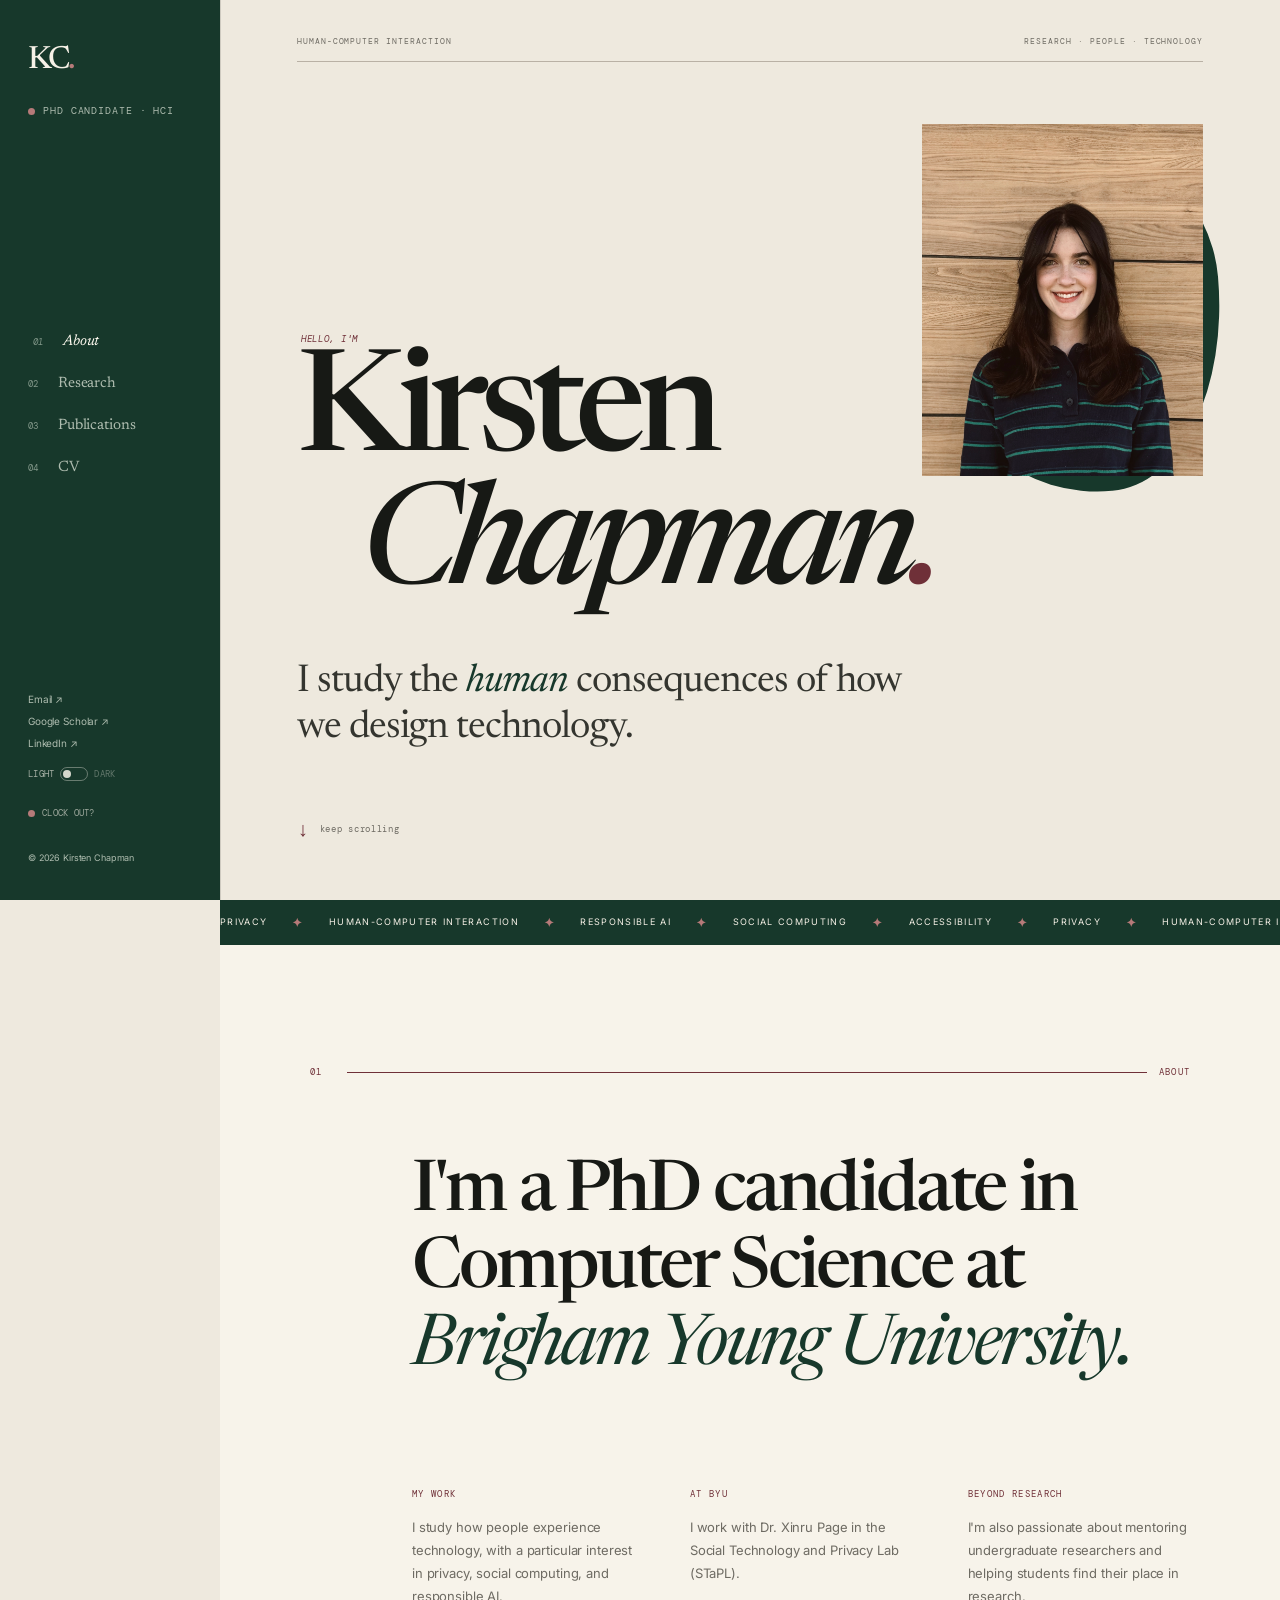
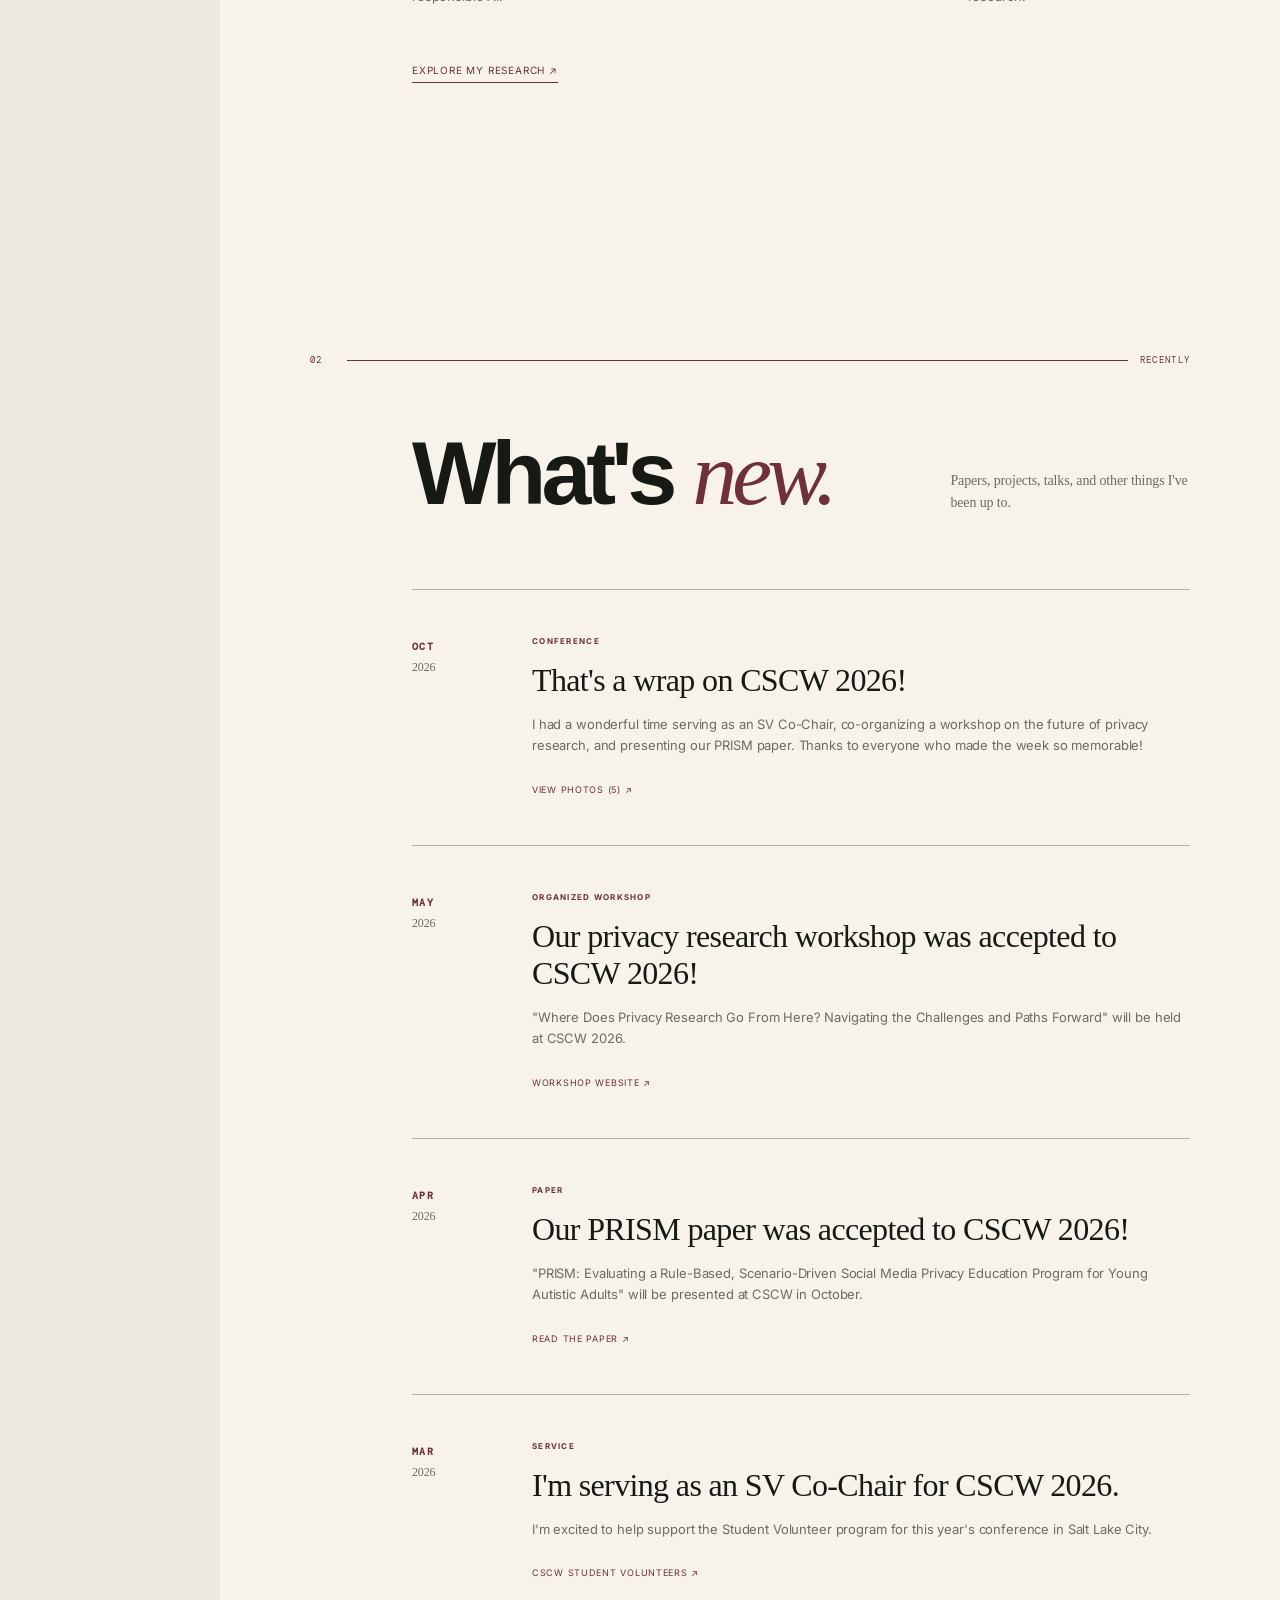
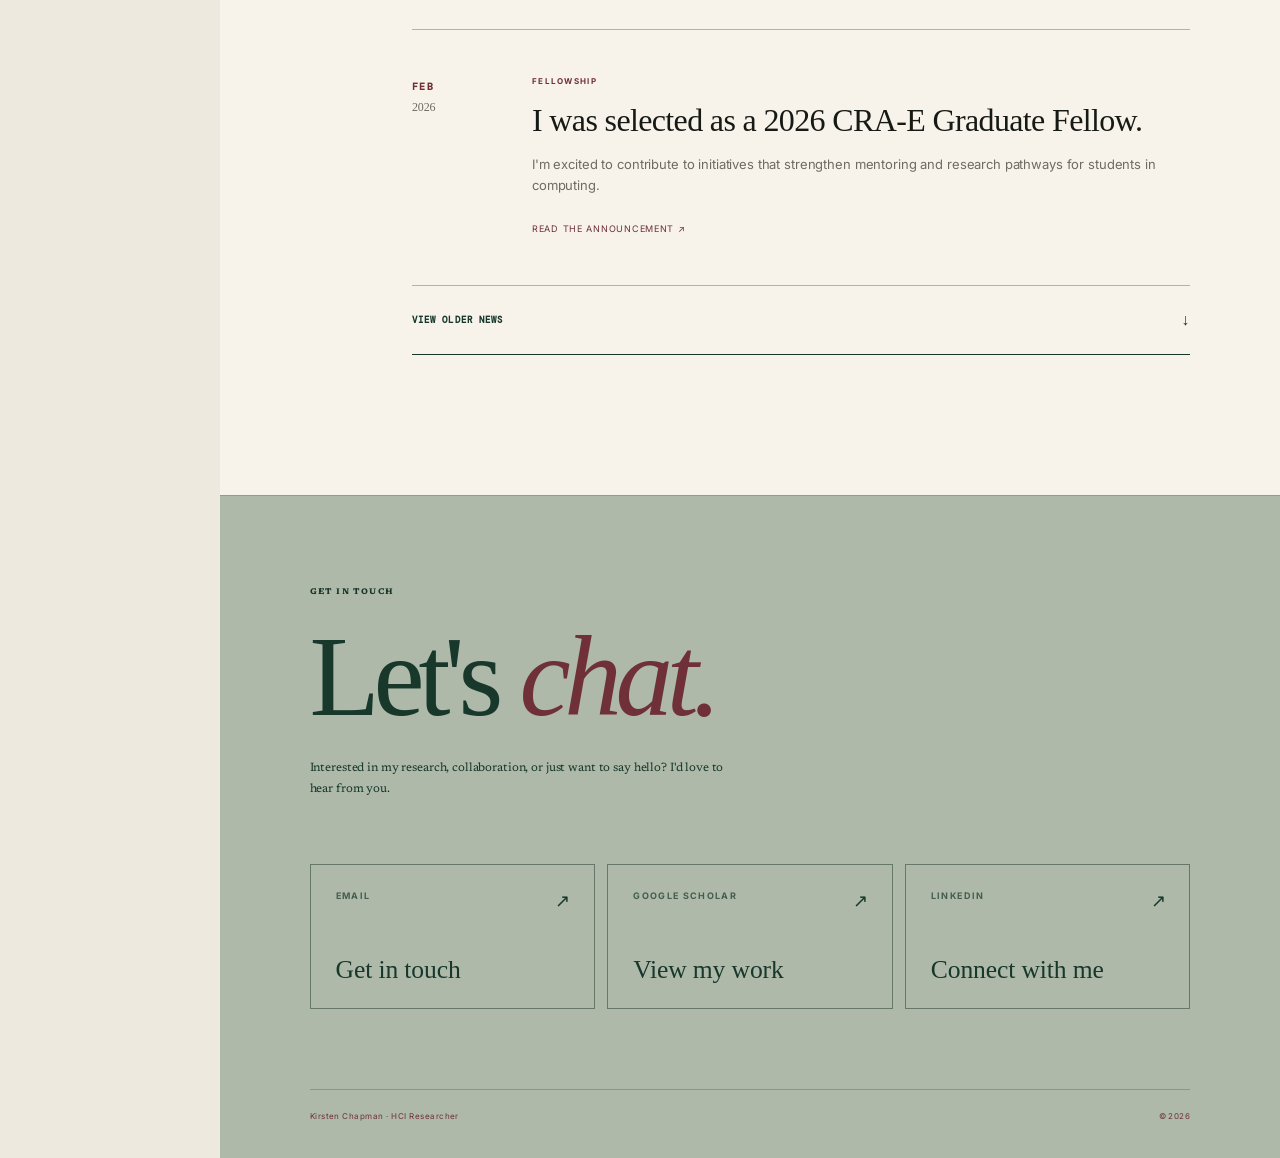
<file: index.html>
<!DOCTYPE html>

<html lang="en">
<head>
<meta charset="utf-8"/>
<meta content="width=device-width, initial-scale=1.0" name="viewport"/>
<meta content="Kirsten Chapman is a Human-Computer Interaction researcher studying privacy, social computing, responsible AI, and people's experiences with technology." name="description"/>
<link href="images/favicon.png" rel="icon" type="image/png"/>
<title>
    Kirsten Chapman — HCI Researcher
  </title>
<link href="styles.css?v=24" rel="stylesheet"/>
<link href="https://fonts.googleapis.com" rel="preconnect"/>
<link crossorigin="" href="https://fonts.gstatic.com" rel="preconnect"/>
<link href="https://fonts.googleapis.com/css2?family=DM+Mono:wght@300;400;500&amp;family=Inter:wght@400;500;600&amp;family=Newsreader:ital,opsz,wght@0,6..72,400;0,6..72,500;0,6..72,600;1,6..72,400;1,6..72,500&amp;display=swap" rel="stylesheet"/>
</head>
<body id="top">
<!-- ==============================
     SIDEBAR
============================== -->
<aside class="sidebar">
<div>
<a class="logo" href="index.html">
      KC<span>.</span>
</a>
<div class="sidebar-status">
<span class="status-dot desktop-status-dot" aria-hidden="true"></span>
<span class="status-text">PhD Candidate · HCI</span>
<a href="https://kirsten-is-elsewhere.com" class="mobile-clock-out" aria-label="Clock out to Elsewhere"><span class="status-dot" aria-hidden="true"></span><span>Clock out?</span></a>
    </div>
</div>
<nav>
<a class="active" href="index.html">
<span>01</span> About
    </a>
<a href="research.html">
<span>02</span> Research
    </a>
<a href="publications.html">
<span>03</span> Publications
    </a>
<a href="cv.html">
<span>04</span> CV
    </a>
</nav>
<div class="sidebar-bottom">

<div class="social-links">
<a href="mailto:chapkirsten@gmail.com">
        Email ↗︎︎︎
      </a>
<a href="https://scholar.google.com/citations?user=ZnHVCngAAAAJ&amp;hl=en&amp;oi=ao">
        Google Scholar ↗︎︎
      </a>
<a href="https://www.linkedin.com/in/kirsten-chapman/">
        LinkedIn ↗︎︎
      </a>
</div><button aria-label="Switch to dark mode" class="theme-toggle" title="Switch to dark mode" type="button">
<span class="theme-toggle-label">Light</span>
<span aria-hidden="true" class="theme-switch"><span></span></span>
<span class="theme-toggle-alt">Dark</span>
</button>
<a class="clock-out-link" href="https://kirsten-is-elsewhere.com" aria-label="Clock out to Elsewhere"><span class="clock-out-dot" aria-hidden="true"></span><span>Clock out?</span></a>
<p>
      © 2026 Kirsten Chapman
    </p>
</div>
</aside>
<!-- ==============================
     MAIN
============================== -->
<main>
<!-- ==============================
     HERO
============================== -->
<section class="hero" id="about">
<div class="hero-meta">
<span>
      Human-Computer Interaction
    </span>
<span>
      Research · People · Technology
    </span>
</div>
<div class="hero-main">
<div class="hero-name-row">
<div class="hero-first-name">
<p class="hello">
          Hello, I'm
        </p>
<h1 class="first-name">
          Kirsten
        </h1>
</div>
<div class="portrait-area">
<div class="portrait-shape"></div>
<img alt="Portrait of Kirsten Chapman" class="portrait" src="images/profile.jpg"/>
</div>
</div>
<div class="hero-last-name">
      Chapman<span class="period">.</span>
</div>
<p class="hero-statement">
      I study the
      <em>human</em>
      consequences of how we design technology.
    </p>
</div>
<a class="scroll" href="#intro">
<span>↓</span>
    keep scrolling
  </a>
</section>
<!-- ==============================
     MOVING RESEARCH STRIP
============================== -->
<div class="marquee">
<div class="marquee-track">
<span>PRIVACY</span>
<b>✦</b>
<span>HUMAN-COMPUTER INTERACTION</span>
<b>✦</b>
<span>RESPONSIBLE AI</span>
<b>✦</b>
<span>SOCIAL COMPUTING</span>
<b>✦</b>
<span>ACCESSIBILITY</span>
<b>✦</b>
<span>PRIVACY</span>
<b>✦</b>
<span>HUMAN-COMPUTER INTERACTION</span>
<b>✦</b>
<span>RESPONSIBLE AI</span>
<b>✦</b>
<span>SOCIAL COMPUTING</span>
<b>✦</b>
<span>ACCESSIBILITY</span>
<b>✦</b>
<span>PRIVACY</span>
<b>✦</b>
<span>HUMAN-COMPUTER INTERACTION</span>
<b>✦</b>
<span>RESPONSIBLE AI</span>
<b>✦</b>
<span>SOCIAL COMPUTING</span>
<b>✦</b>
<span>ACCESSIBILITY</span>
<b>✦</b>
</div>
</div>
<!-- ==============================
     ABOUT
============================== -->
<section class="intro" id="intro">
<div class="section-marker">
<span>01</span>
<div></div>
<span>ABOUT</span>
</div>
<div class="intro-content">
<p class="big-statement">
      I'm a PhD candidate in Computer Science
      at <em>Brigham Young University.</em>
</p>
<div class="intro-columns">
<div>
<span class="mini-heading">
          My work
        </span>
<p>
          I study how people experience technology,
          with a particular interest in privacy,
          social computing, and responsible AI.
        </p>
<a class="about-research-link" href="research.html">
          Explore my research ↗︎︎
        </a>
</div>
<div>
<span class="mini-heading">
          At BYU
        </span>
<p>
          I work with Dr. Xinru Page in the
          Social Technology and Privacy Lab (STaPL).
        </p>
</div>
<div>
<span class="mini-heading">
          Beyond research
        </span>
<p>
          I'm also passionate about mentoring
          undergraduate researchers and helping
          students find their place in research.
        </p>
</div>
</div>
</div>
</section>
<!-- ==============================
     NEWS / UPDATES
============================== -->
<section class="news" id="news">
<div class="section-marker">
<span>02</span>
<div></div>
<span>RECENTLY</span>
</div>
<div class="news-heading">
<h2>
      What's <em>new.</em>
</h2>
<p>
      Papers, projects, talks, and other
      things I've been up to.
    </p>
</div>
<div class="news-list" id="recent-news">
<!-- OCTOBER 2026 -->
<article class="news-item" data-date="2026-10-17">
<div class="news-date"><span class="news-month">OCT</span><span class="news-year">2026</span></div>
<div class="news-content">
<span class="news-category">CONFERENCE</span>
<h3>That's a wrap on CSCW 2026!</h3>
<p>I had a wonderful time serving as an SV Co-Chair, co-organizing a workshop on the future of privacy research, and presenting our PRISM paper. Thanks to everyone who made the week so memorable!</p>
<button type="button" class="news-photo-link" id="cscw-gallery-open" aria-haspopup="dialog">View photos (5) ↗</button>
</div>
</article>
<!-- MAY 2026 -->
<article class="news-item" data-date="2026-05-31">
<div class="news-date">
<span class="news-month">
          MAY
        </span>
<span class="news-year">
          2026
        </span>
</div>
<div class="news-content">
<span class="news-category">
          ORGANIZED WORKSHOP
        </span>
<h3>
          Our privacy research workshop was accepted to CSCW 2026!
        </h3>
<p>
          "Where Does Privacy Research Go From Here?
          Navigating the Challenges and Paths Forward"
          will be held at CSCW 2026.
        </p>
<a href="https://cscw2026.hciprivacy.com/home">
          Workshop website ↗︎︎
        </a>
</div>
</article>
<!-- APRIL 2026 -->
<article class="news-item" data-date="2026-04-30">
<div class="news-date">
<span class="news-month">
          APR
        </span>
<span class="news-year">
          2026
        </span>
</div>
<div class="news-content">
<span class="news-category">
          PAPER
        </span>
<h3>
          Our PRISM paper was accepted to CSCW 2026!
        </h3>
<p>
          "PRISM: Evaluating a Rule-Based, Scenario-Driven
          Social Media Privacy Education Program for Young
          Autistic Adults" will be presented at CSCW in October.
        </p>
<a href="https://dl.acm.org/doi/10.1145/3816987">
          Read the paper ↗︎︎
        </a>
</div>
</article>
<!-- MARCH 2026 -->
<article class="news-item" data-date="2026-03-31">
<div class="news-date">
<span class="news-month">
          MAR
        </span>
<span class="news-year">
          2026
        </span>
</div>
<div class="news-content">
<span class="news-category">
          SERVICE
        </span>
<h3>
          I'm serving as an SV Co-Chair for CSCW 2026.
        </h3>
<p>
          I'm excited to help support the Student Volunteer
          program for this year's conference in Salt Lake City.
        </p>
<a href="https://new.chisv.org/conference/cscw2026">
          CSCW Student Volunteers ↗︎︎
        </a>
</div>
</article>
<!-- FEBRUARY 2026 -->
<article class="news-item" data-date="2026-02-28">
<div class="news-date">
<span class="news-month">
          FEB
        </span>
<span class="news-year">
          2026
        </span>
</div>
<div class="news-content">
<span class="news-category">
          FELLOWSHIP
        </span>
<h3>
          I was selected as a 2026 CRA-E Graduate Fellow.
        </h3>
<p>
          I'm excited to contribute to initiatives that
          strengthen mentoring and research pathways
          for students in computing.
        </p>
<a href="https://cra.org/crn/2026/03/kirsten-chapman-selected-as-cra-e-graduate-fellow/">
          Read the announcement ↗︎︎
        </a>
</div>
</article>
<!-- OCTOBER 2025 -->
<article class="news-item" data-date="2025-10-31">
<div class="news-date">
<span class="news-month">
          OCT
        </span>
<span class="news-year">
          2025
        </span>
</div>
<div class="news-content">
<span class="news-category">
          PAPER
        </span>
<h3>
          Our work on autism and GenAI chatbots was presented at CSCW 2025.
        </h3>
<p>
          "Persuasiveness of Conversational Agents for
          Targeted Advertising: Autism and Gen-AI Chatbots"
          was presented at CSCW 2025.
        </p>
<a href="https://dl.acm.org/doi/abs/10.1145/3757645">
          Read the paper ↗︎︎
        </a>
</div>
</article>
<!-- APRIL 2025 -->
<article class="news-item" data-date="2025-04-30">
<div class="news-date">
<span class="news-month">
          APR
        </span>
<span class="news-year">
          2025
        </span>
</div>
<div class="news-content">
<span class="news-category">
          PAPER
        </span>
<h3>
          Our work on political divides and
          contact-tracing adoption was
          presented at CHI 2025.
        </h3>
<p>
          "A House Divided: How US Politics
          Could Shape Contact-Tracing Adoption
          in Future Pandemics"
          was presented at CHI 2025.
        </p>
<a href="https://dl.acm.org/doi/full/10.1145/3706598.3713645">
          Read the paper ↗︎︎
        </a>
</div>
</article>
</div>
<!-- ==============================
       OLDER NEWS ARCHIVE
  =============================== -->
<div class="news-archive" id="news-archive">
<button aria-controls="older-news" aria-expanded="false" class="news-archive-toggle" id="news-archive-toggle" type="button">
<span>
        View older news
      </span>
<span class="news-archive-arrow">
        ↓
      </span>
</button>
<div class="news-list news-list-older" hidden="" id="older-news">
</div>
</div>
</section>
<!-- ==============================
     PERSONAL
============================== -->
<!-- ==============================
     CONTACT
============================== -->
<section class="contact">
<div class="contact-heading">
<p class="contact-small">
      GET IN TOUCH
    </p>
<h2>
      Let's <em>chat.</em>
</h2>
<p class="contact-intro">
      Interested in my research, collaboration,
      or just want to say hello? I'd love to hear from you.
    </p>
</div>
<div class="contact-links-grid">
<!-- EMAIL -->
<a class="contact-card contact-card-primary" href="mailto:chapkirsten@gmail.com">
<span class="contact-card-label">
        EMAIL
      </span>
<span class="contact-card-title">
        Get in touch
      </span>
<span class="contact-card-arrow">
        ↗︎︎
      </span>
</a>
<!-- GOOGLE SCHOLAR -->
<a class="contact-card" href="https://scholar.google.com/citations?user=ZnHVCngAAAAJ&amp;hl=en&amp;oi=ao">
<span class="contact-card-label">
        GOOGLE SCHOLAR
      </span>
<span class="contact-card-title">
        View my work
      </span>
<span class="contact-card-arrow">
        ↗︎︎
      </span>
</a>
<!-- LINKEDIN -->
<a class="contact-card" href="https://www.linkedin.com/in/kirsten-chapman/">
<span class="contact-card-label">
        LINKEDIN
      </span>
<span class="contact-card-title">
        Connect with me
      </span>
<span class="contact-card-arrow">
        ↗︎︎
      </span>
</a>
</div>
<div class="contact-bottom">
<span class="contact-signoff">
      Kirsten Chapman · HCI Researcher
      <a href="https://kirsten-is-elsewhere.com" class="footer-clock-out" aria-label="Clock out to Elsewhere"><span class="footer-clock-out-dot" aria-hidden="true"></span><span>Clock out?</span></a>
    </span>
<span>
      © 2026
    </span>
</div>
</section>
<div class="back-to-top-wrap">
<a aria-label="Back to top" class="back-to-top" href="#top">
<span>↑</span> Back to top
  </a>
</div>
</main>

<!-- CSCW 2026 PHOTO GALLERY -->
<div class="cscw-gallery" id="cscw-gallery" role="dialog" aria-modal="true" aria-label="CSCW 2026 photo gallery" hidden>
  <div class="cscw-gallery-panel">
    <div class="cscw-gallery-top"><span>CSCW 2026 · PHOTOS</span><button type="button" class="cscw-gallery-close" aria-label="Close gallery">✕</button></div>
    <div class="cscw-gallery-main"><button type="button" class="cscw-gallery-prev" aria-label="Previous photo">←</button><img id="cscw-gallery-image" alt=""><button type="button" class="cscw-gallery-next" aria-label="Next photo">→</button></div>
    <div class="cscw-gallery-bottom"><span id="cscw-gallery-caption"></span><span id="cscw-gallery-count"></span></div>
  </div>
</div>
<script src="script.js?v=14"></script>
<!-- Cloudflare Web Analytics -->
<script data-cf-beacon='{"token": "c75ca6f7cf0b4331afd3707bc6c81db9"}' src="https://static.cloudflareinsights.com/beacon.min.js" type="module"></script>
<!-- End Cloudflare Web Analytics -->
</body>
</html>
</file>
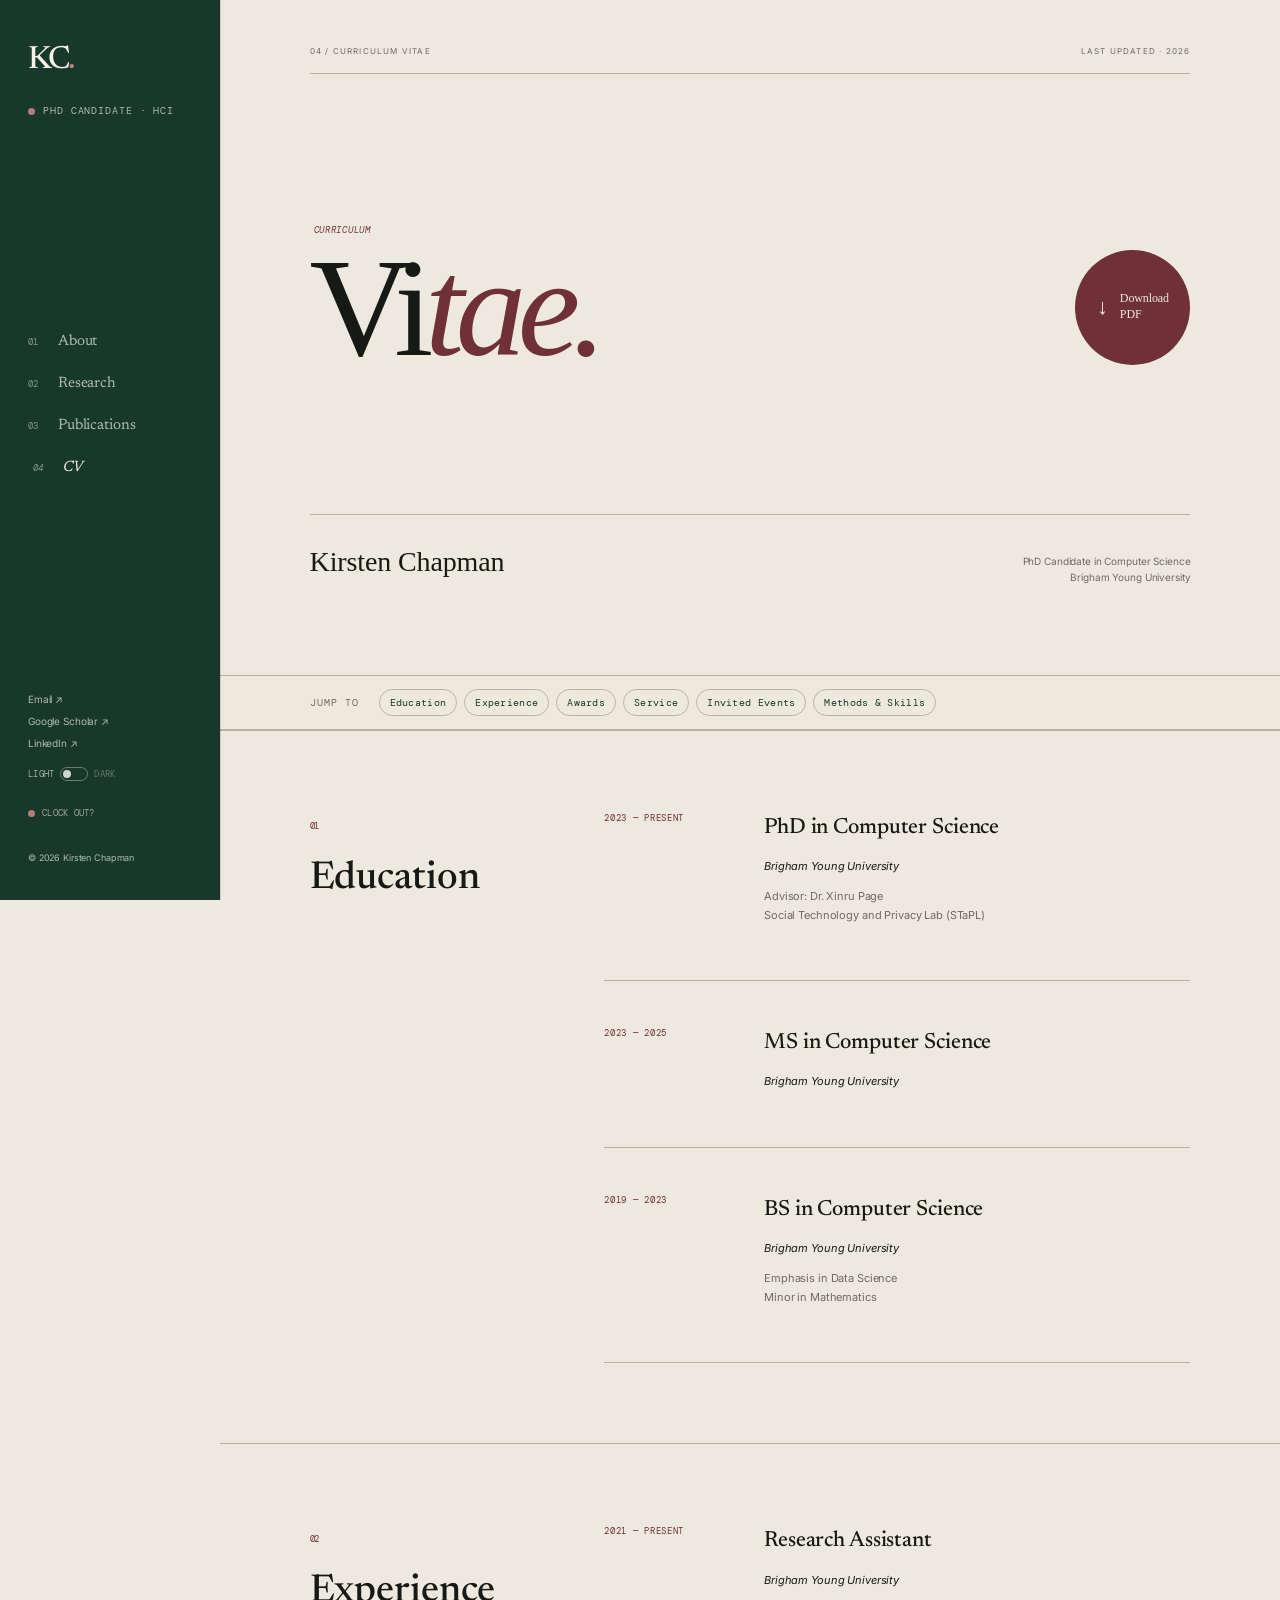
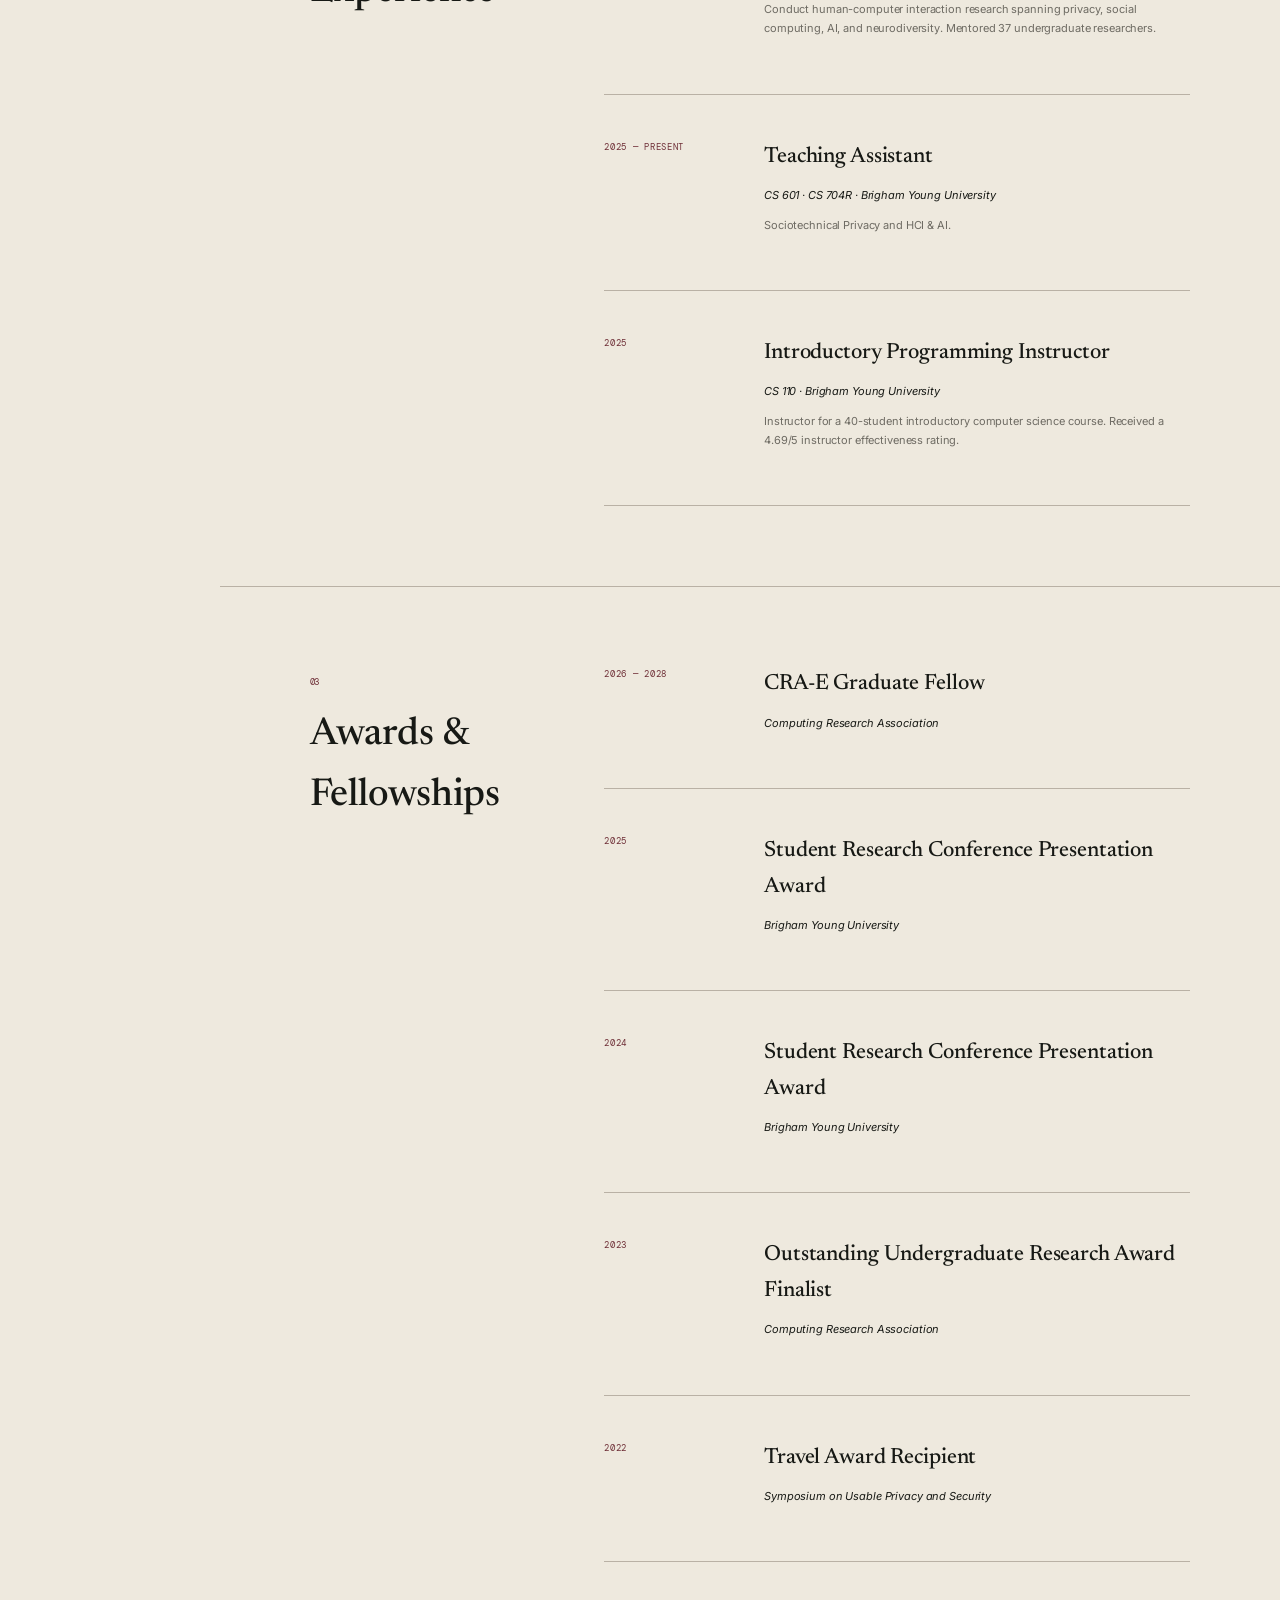
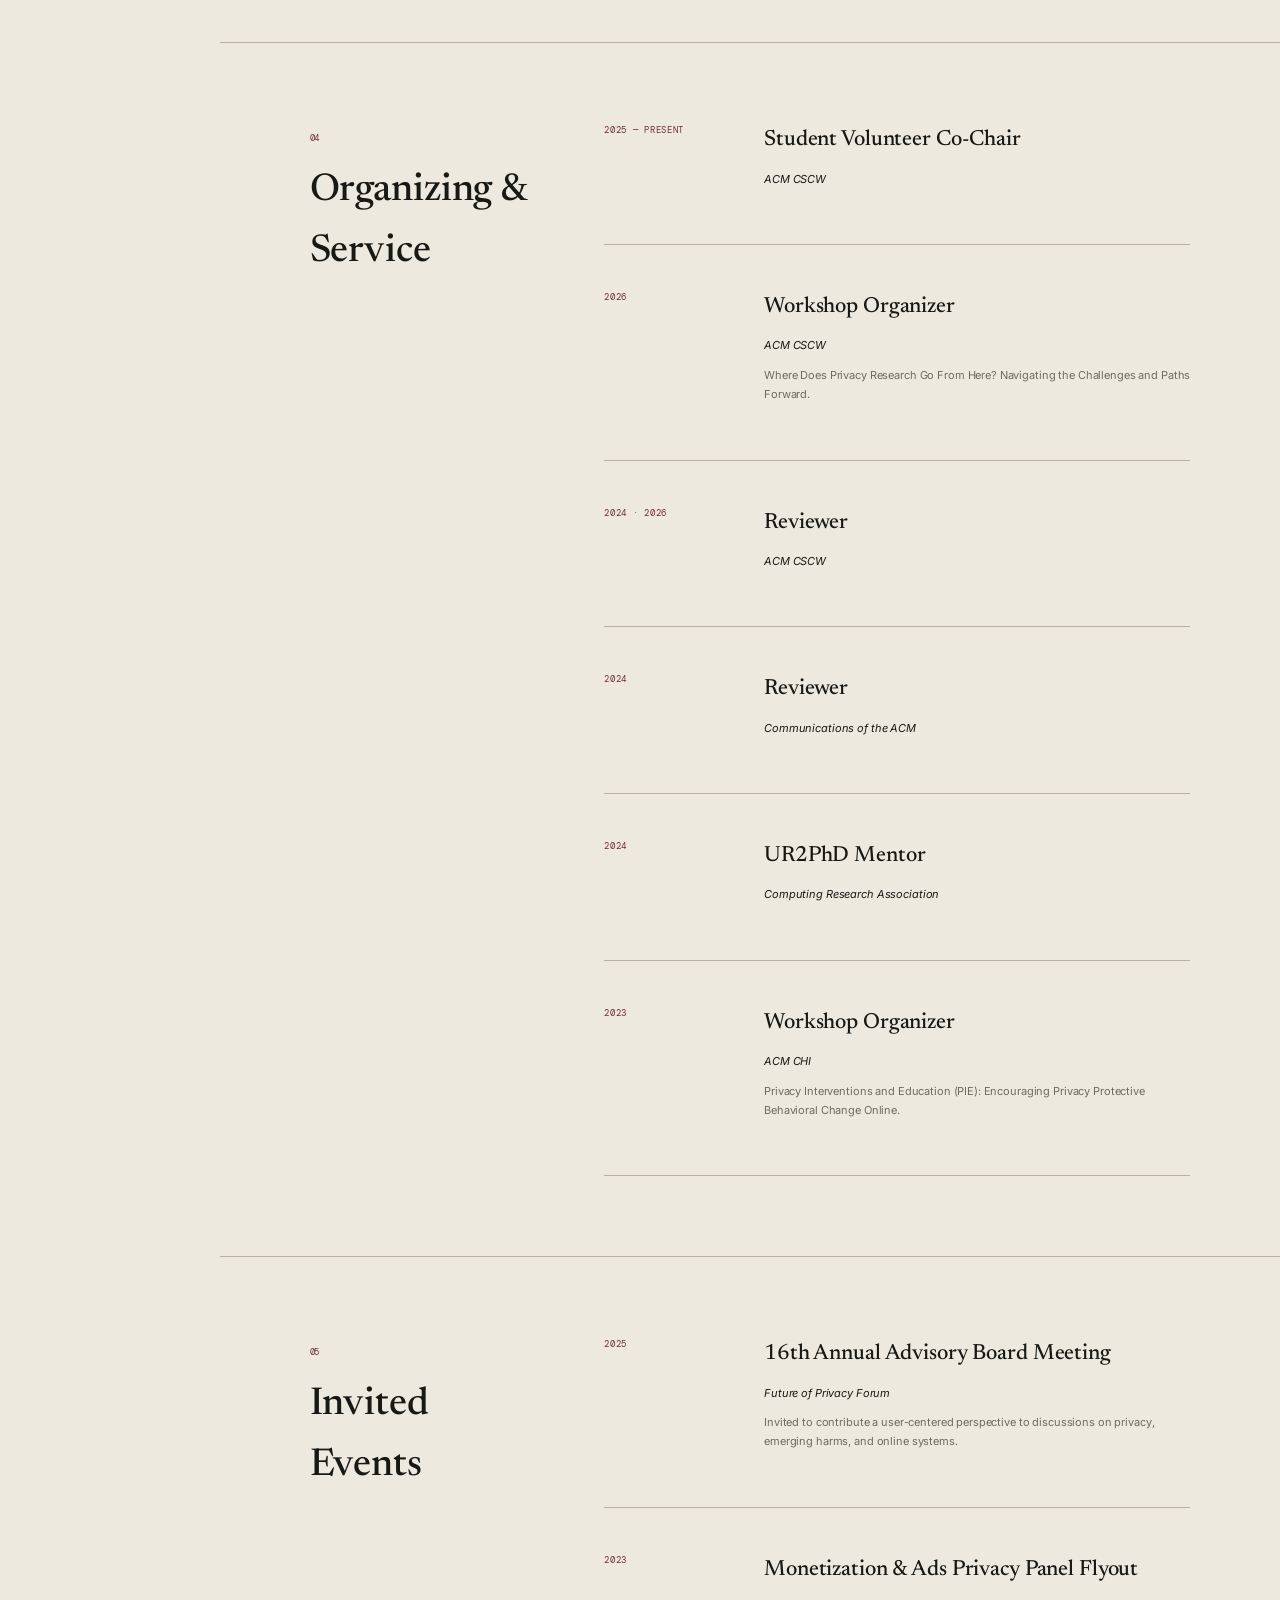
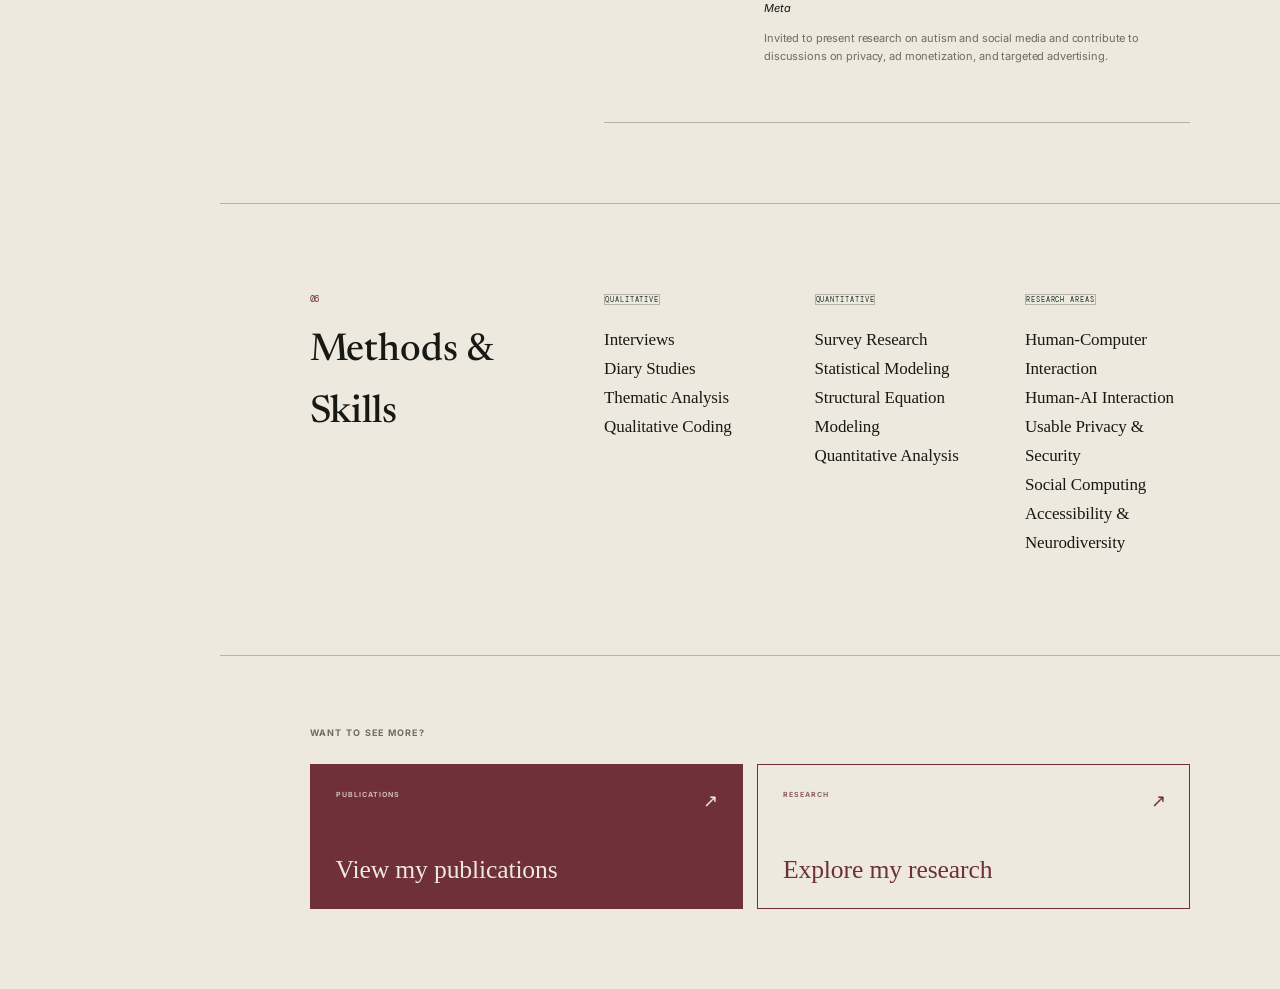
<file: cv.html>
<!DOCTYPE html>

<html lang="en">
<head>
<meta charset="utf-8"/>
<meta content="width=device-width, initial-scale=1.0" name="viewport"/>
<meta content="Curriculum Vitae for Kirsten Chapman" name="description"/>
<link href="images/favicon.png" rel="icon" type="image/png"/>
<title>CV — Kirsten Chapman</title>
<link href="styles.css?v=24" rel="stylesheet"/>
<link href="https://fonts.googleapis.com" rel="preconnect"/>
<link crossorigin="" href="https://fonts.gstatic.com" rel="preconnect"/>
<link href="https://fonts.googleapis.com/css2?family=DM+Mono:wght@300;400;500&amp;family=Inter:wght@400;500;600&amp;family=Newsreader:ital,opsz,wght@0,6..72,400;0,6..72,500;0,6..72,600;1,6..72,400;1,6..72,500&amp;display=swap" rel="stylesheet"/>
</head>
<body id="top">
<!-- ==============================
     SIDEBAR
============================== -->
<aside class="sidebar">
<div>
<a class="logo" href="index.html">
      KC<span>.</span>
</a>
<div class="sidebar-status">
<a
  href="https://kirsten-is-elsewhere.com"
  class="status-dot"
  aria-label="Elsewhere"
></a>      PhD Candidate · HCI
    </div>
</div>
<nav>
<a href="index.html">
<span>01</span> About
    </a>
<a href="research.html">
<span>02</span> Research
    </a>
<a href="publications.html">
<span>03</span> Publications
    </a>
<a class="active" href="cv.html">
<span>04</span> CV
    </a>
</nav>
<div class="sidebar-bottom">

<div class="social-links">
<a href="mailto:chapkirsten@gmail.com">
        Email ↗︎
      </a>
<a href="https://scholar.google.com/citations?user=ZnHVCngAAAAJ&amp;hl=en&amp;oi=ao">
        Google Scholar ↗︎
      </a>
<a href="https://www.linkedin.com/in/kirsten-chapman/">
        LinkedIn ↗︎
      </a>
</div><button aria-label="Switch to dark mode" class="theme-toggle" title="Switch to dark mode" type="button">
<span class="theme-toggle-label">Light</span>
<span aria-hidden="true" class="theme-switch"><span></span></span>
<span class="theme-toggle-alt">Dark</span>
</button>
<a class="clock-out-link" href="https://kirsten-is-elsewhere.com" aria-label="Clock out to Elsewhere"><span class="clock-out-dot" aria-hidden="true"></span><span>Clock out?</span></a>
<p>
      © 2026 Kirsten Chapman
    </p>
</div>
</aside>
<!-- ==============================
     MAIN
============================== -->
<main>
<!-- ==============================
     CV HERO
============================== -->
<section class="cv-hero">
<div class="subpage-meta">
<span>
      04 / CURRICULUM VITAE
    </span>
<span>
      LAST UPDATED · 2026
    </span>
</div>
<div class="cv-title-row">
<div>
<p class="hello">
        Curriculum
      </p>
<h1>
        Vi<em>tae.</em>
</h1>
</div>
<a class="download-cv" href="CV_Website.pdf">
<span>↓</span>
<div>
        Download<br/>
        PDF
      </div>
</a>
</div>
<div class="cv-name-block">
<h2>
      Kirsten Chapman
    </h2>
<p>
      PhD Candidate in Computer Science<br/>
      Brigham Young University
    </p>
</div>
</section>
<nav aria-label="Jump to CV section" class="cv-jump-nav">
<span>JUMP TO</span>
<div>
<a href="#education">Education</a>
<a href="#experience">Experience</a>
<a href="#awards">Awards</a>
<a href="#service">Service</a>
<a href="#events">Invited Events</a>
<a href="#methods">Methods &amp; Skills</a>
</div>
</nav>
<!-- ==============================
     EDUCATION
============================== -->
<section class="cv-category" id="education">
<div class="cv-category-heading">
<span>01</span>
<h2>
      Education
    </h2>
</div>
<div class="cv-items">
<div class="cv-entry">
<div class="cv-entry-date">
        2023 — PRESENT
      </div>
<div class="cv-entry-content">
<h3>
          PhD in Computer Science
        </h3>
<p class="cv-place">
          Brigham Young University
        </p>
<p>
          Advisor: Dr. Xinru Page<br/>
          Social Technology and Privacy Lab (STaPL)
        </p>
</div>
</div>
<div class="cv-entry">
<div class="cv-entry-date">
        2023 — 2025
      </div>
<div class="cv-entry-content">
<h3>
          MS in Computer Science
        </h3>
<p class="cv-place">
          Brigham Young University
        </p>
</div>
</div>
<div class="cv-entry">
<div class="cv-entry-date">
        2019 — 2023
      </div>
<div class="cv-entry-content">
<h3>
          BS in Computer Science
        </h3>
<p class="cv-place">
          Brigham Young University
        </p>
<p>
          Emphasis in Data Science<br/>
          Minor in Mathematics
        </p>
</div>
</div>
</div>
</section>
<!-- ==============================
     EXPERIENCE
============================== -->
<section class="cv-category" id="experience">
<div class="cv-category-heading">
<span>02</span>
<h2>
      Experience
    </h2>
</div>
<div class="cv-items">
<div class="cv-entry">
<div class="cv-entry-date">
        2021 — PRESENT
      </div>
<div class="cv-entry-content">
<h3>
          Research Assistant
        </h3>
<p class="cv-place">
          Brigham Young University
        </p>
<p>
          Conduct human-computer interaction research
          spanning privacy, social computing, AI, and
          neurodiversity. Mentored 37 undergraduate
          researchers.
        </p>
</div>
</div>
<div class="cv-entry">
<div class="cv-entry-date">
        2025 — PRESENT
      </div>
<div class="cv-entry-content">
<h3>
          Teaching Assistant
        </h3>
<p class="cv-place">
          CS 601 · CS 704R · Brigham Young University
        </p>
<p>
          Sociotechnical Privacy and HCI &amp; AI.
        </p>
</div>
</div>
<div class="cv-entry">
<div class="cv-entry-date">
        2025
      </div>
<div class="cv-entry-content">
<h3>
          Introductory Programming Instructor
        </h3>
<p class="cv-place">
          CS 110 · Brigham Young University
        </p>
<p>
          Instructor for a 40-student introductory
          computer science course. Received a 4.69/5
          instructor effectiveness rating.
        </p>
</div>
</div>
</div>
</section>
<!-- ==============================
     AWARDS & FELLOWSHIPS
============================== -->
<section class="cv-category" id="awards">
<div class="cv-category-heading">
<span>03</span>
<h2>
      Awards &amp; Fellowships
    </h2>
</div>
<div class="cv-items">
<div class="cv-entry">
<div class="cv-entry-date">
        2026 — 2028
      </div>
<div class="cv-entry-content">
<h3>
          CRA-E Graduate Fellow
        </h3>
<p class="cv-place">
          Computing Research Association
        </p>
</div>
</div>
<div class="cv-entry">
<div class="cv-entry-date">
        2025
      </div>
<div class="cv-entry-content">
<h3>
          Student Research Conference Presentation Award
        </h3>
<p class="cv-place">
          Brigham Young University
        </p>
</div>
</div>
<div class="cv-entry">
<div class="cv-entry-date">
        2024
      </div>
<div class="cv-entry-content">
<h3>
          Student Research Conference Presentation Award
        </h3>
<p class="cv-place">
          Brigham Young University
        </p>
</div>
</div>
<div class="cv-entry">
<div class="cv-entry-date">
        2023
      </div>
<div class="cv-entry-content">
<h3>
          Outstanding Undergraduate Research Award Finalist
        </h3>
<p class="cv-place">
          Computing Research Association
        </p>
</div>
</div>
<div class="cv-entry">
<div class="cv-entry-date">
        2022
      </div>
<div class="cv-entry-content">
<h3>
          Travel Award Recipient
        </h3>
<p class="cv-place">
          Symposium on Usable Privacy and Security
        </p>
</div>
</div>
</div>
</section>
<!-- ==============================
     ORGANIZING & SERVICE
============================== -->
<section class="cv-category" id="service">
<div class="cv-category-heading">
<span>04</span>
<h2>
      Organizing &amp; Service
    </h2>
</div>
<div class="cv-items">
<!-- CSCW SV CO-CHAIR -->
<div class="cv-entry">
<div class="cv-entry-date">
        2025 — PRESENT
      </div>
<div class="cv-entry-content">
<h3>
          Student Volunteer Co-Chair
        </h3>
<p class="cv-place">
          ACM CSCW
        </p>
</div>
</div>
<!-- CSCW 2026 ORGANIZED WORKSHOP -->
<div class="cv-entry">
<div class="cv-entry-date">
        2026
      </div>
<div class="cv-entry-content">
<h3>
          Workshop Organizer
        </h3>
<p class="cv-place">
          ACM CSCW
        </p>
<p>
          Where Does Privacy Research Go From Here?
          Navigating the Challenges and Paths Forward.
        </p>
</div>
</div>
<!-- CSCW REVIEWER -->
<div class="cv-entry">
<div class="cv-entry-date">
        2024 · 2026
      </div>
<div class="cv-entry-content">
<h3>
          Reviewer
        </h3>
<p class="cv-place">
          ACM CSCW
        </p>
</div>
</div>
<!-- CACM REVIEWER -->
<div class="cv-entry">
<div class="cv-entry-date">
        2024
      </div>
<div class="cv-entry-content">
<h3>
          Reviewer
        </h3>
<p class="cv-place">
          Communications of the ACM
        </p>
</div>
</div>
<!-- UR2PHD -->
<div class="cv-entry">
<div class="cv-entry-date">
        2024
      </div>
<div class="cv-entry-content">
<h3>
          UR2PhD Mentor
        </h3>
<p class="cv-place">
          Computing Research Association
        </p>
</div>
</div>
<!-- CHI 2023 ORGANIZED WORKSHOP -->
<div class="cv-entry">
<div class="cv-entry-date">
        2023
      </div>
<div class="cv-entry-content">
<h3>
          Workshop Organizer
        </h3>
<p class="cv-place">
          ACM CHI
        </p>
<p>
          Privacy Interventions and Education (PIE):
          Encouraging Privacy Protective Behavioral
          Change Online.
        </p>
</div>
</div>
</div>
</section>
<!-- ==============================
     INVITED EVENTS
============================== -->
<section class="cv-category" id="events">
<div class="cv-category-heading">
<span>05</span>
<h2>
      Invited Events
    </h2>
</div>
<div class="cv-items">
<div class="cv-entry">
<div class="cv-entry-date">
        2025
      </div>
<div class="cv-entry-content">
<h3>
          16th Annual Advisory Board Meeting
        </h3>
<p class="cv-place">
          Future of Privacy Forum
        </p>
<p>
          Invited to contribute a user-centered
          perspective to discussions on privacy,
          emerging harms, and online systems.
        </p>
</div>
</div>
<div class="cv-entry">
<div class="cv-entry-date">
        2023
      </div>
<div class="cv-entry-content">
<h3>
          Monetization &amp; Ads Privacy Panel Flyout
        </h3>
<p class="cv-place">
          Meta
        </p>
<p>
          Invited to present research on autism and
          social media and contribute to discussions
          on privacy, ad monetization, and targeted
          advertising.
        </p>
</div>
</div>
</div>
</section>
<!-- ==============================
     METHODS & SKILLS
============================== -->
<section class="cv-category methods-section" id="methods">
<div class="cv-category-heading">
<span>06</span>
<h2>
      Methods &amp; Skills
    </h2>
</div>
<div class="cv-items">
<div class="cv-method-grid">
<div>
<span>
          QUALITATIVE
        </span>
<p>
          Interviews<br/>
          Diary Studies<br/>
          Thematic Analysis<br/>
          Qualitative Coding
        </p>
</div>
<div>
<span>
          QUANTITATIVE
        </span>
<p>
          Survey Research<br/>
          Statistical Modeling<br/>
          Structural Equation Modeling<br/>
          Quantitative Analysis
        </p>
</div>
<div>
<span>
          RESEARCH AREAS
        </span>
<p>
          Human-Computer Interaction<br/>
          Human-AI Interaction<br/>
          Usable Privacy &amp; Security<br/>
          Social Computing<br/>
          Accessibility &amp; Neurodiversity
        </p>
</div>
</div>
</div>
</section>
<!-- ==============================
     CV BOTTOM CTA
============================== -->
<section class="cv-bottom">
<p>
    Want to see more?
  </p>
<div class="cv-bottom-links">
<a class="cv-bottom-link primary" href="publications.html">
<span class="cv-bottom-label">
        PUBLICATIONS
      </span>
<span class="cv-bottom-title">
        View my publications
      </span>
<span class="cv-bottom-arrow">
        ↗︎
      </span>
</a>
<a class="cv-bottom-link secondary" href="research.html">
<span class="cv-bottom-label">
        RESEARCH
      </span>
<span class="cv-bottom-title">
        Explore my research
      </span>
<span class="cv-bottom-arrow">
        ↗︎
      </span>
</a>
</div>
</section>
<div class="back-to-top-wrap">
<a aria-label="Back to top" class="back-to-top" href="#top">
<span>↑</span> Back to top
  </a>
</div>
</main>
<script src="script.js?v=14"></script>
<!-- Cloudflare Web Analytics -->
<script data-cf-beacon='{"token": "c75ca6f7cf0b4331afd3707bc6c81db9"}' src="https://static.cloudflareinsights.com/beacon.min.js" type="module"></script>
<!-- End Cloudflare Web Analytics -->
</body>
</html>
</file>
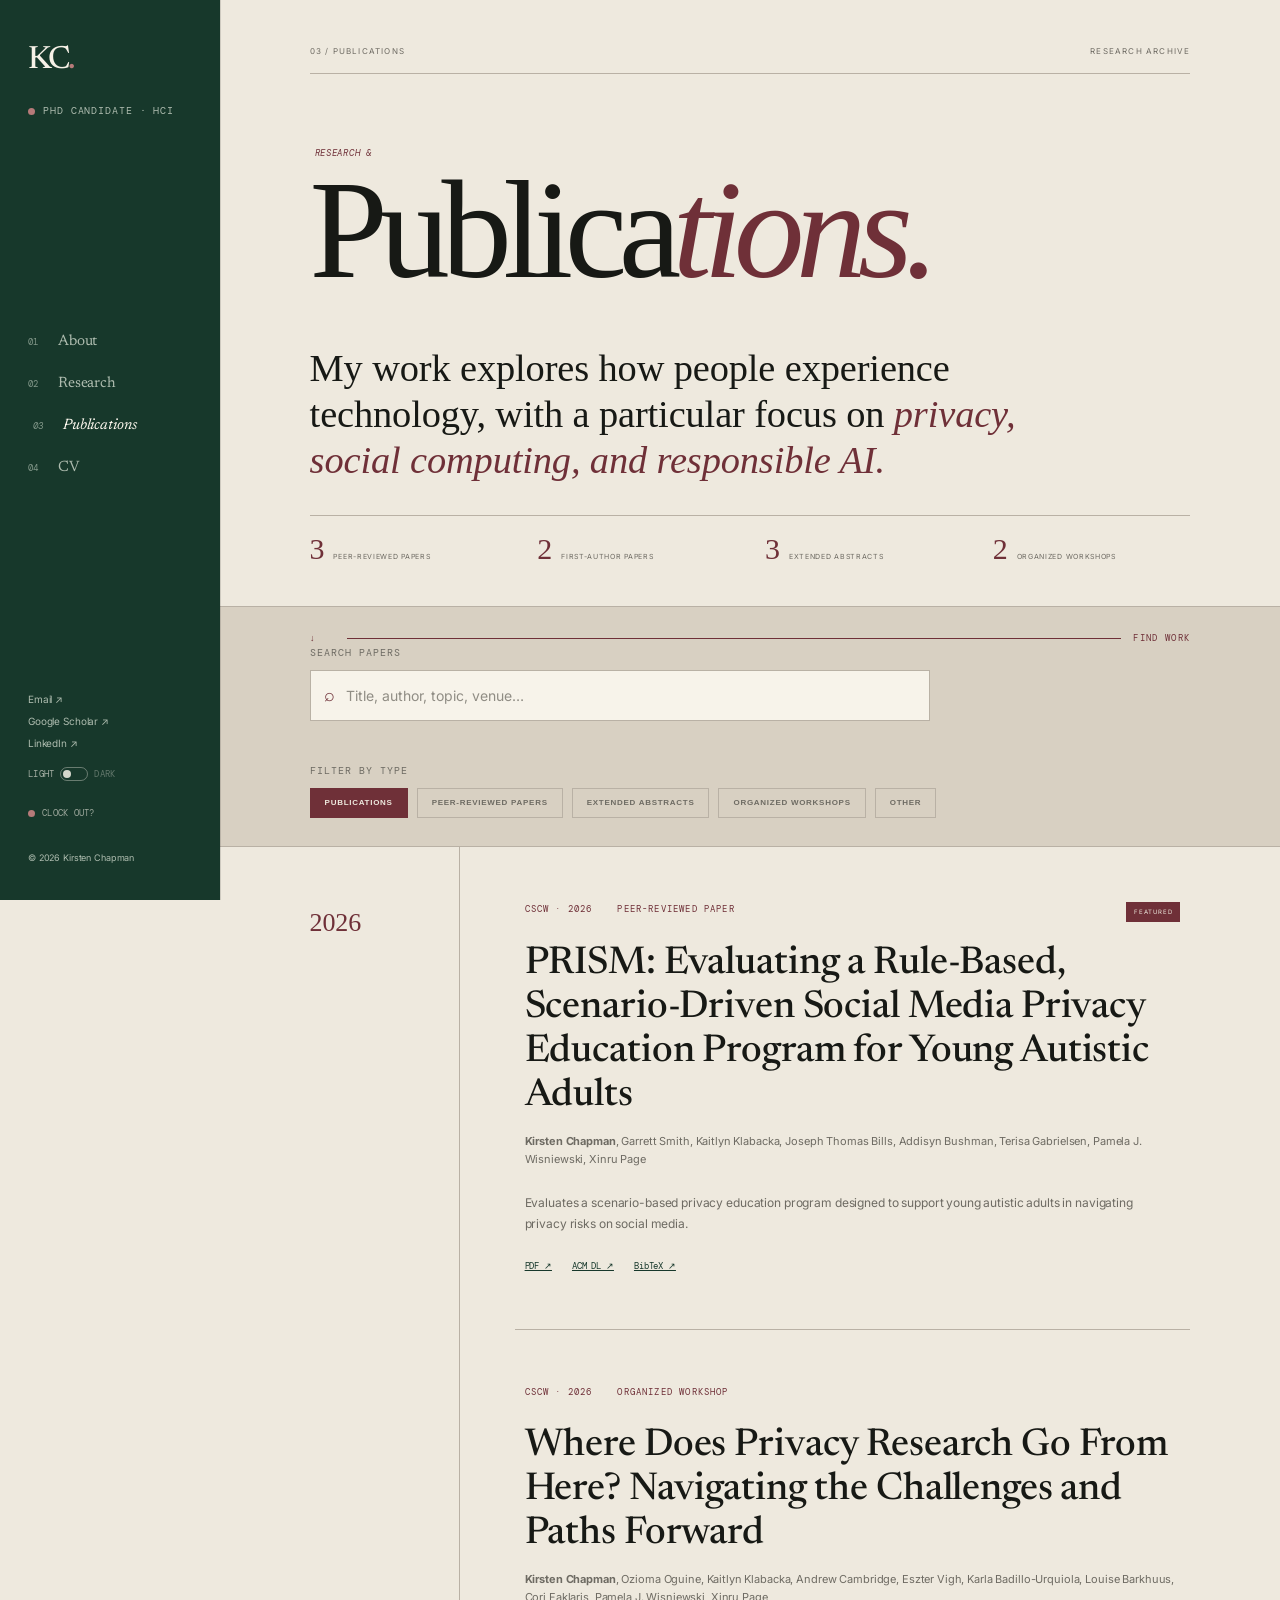
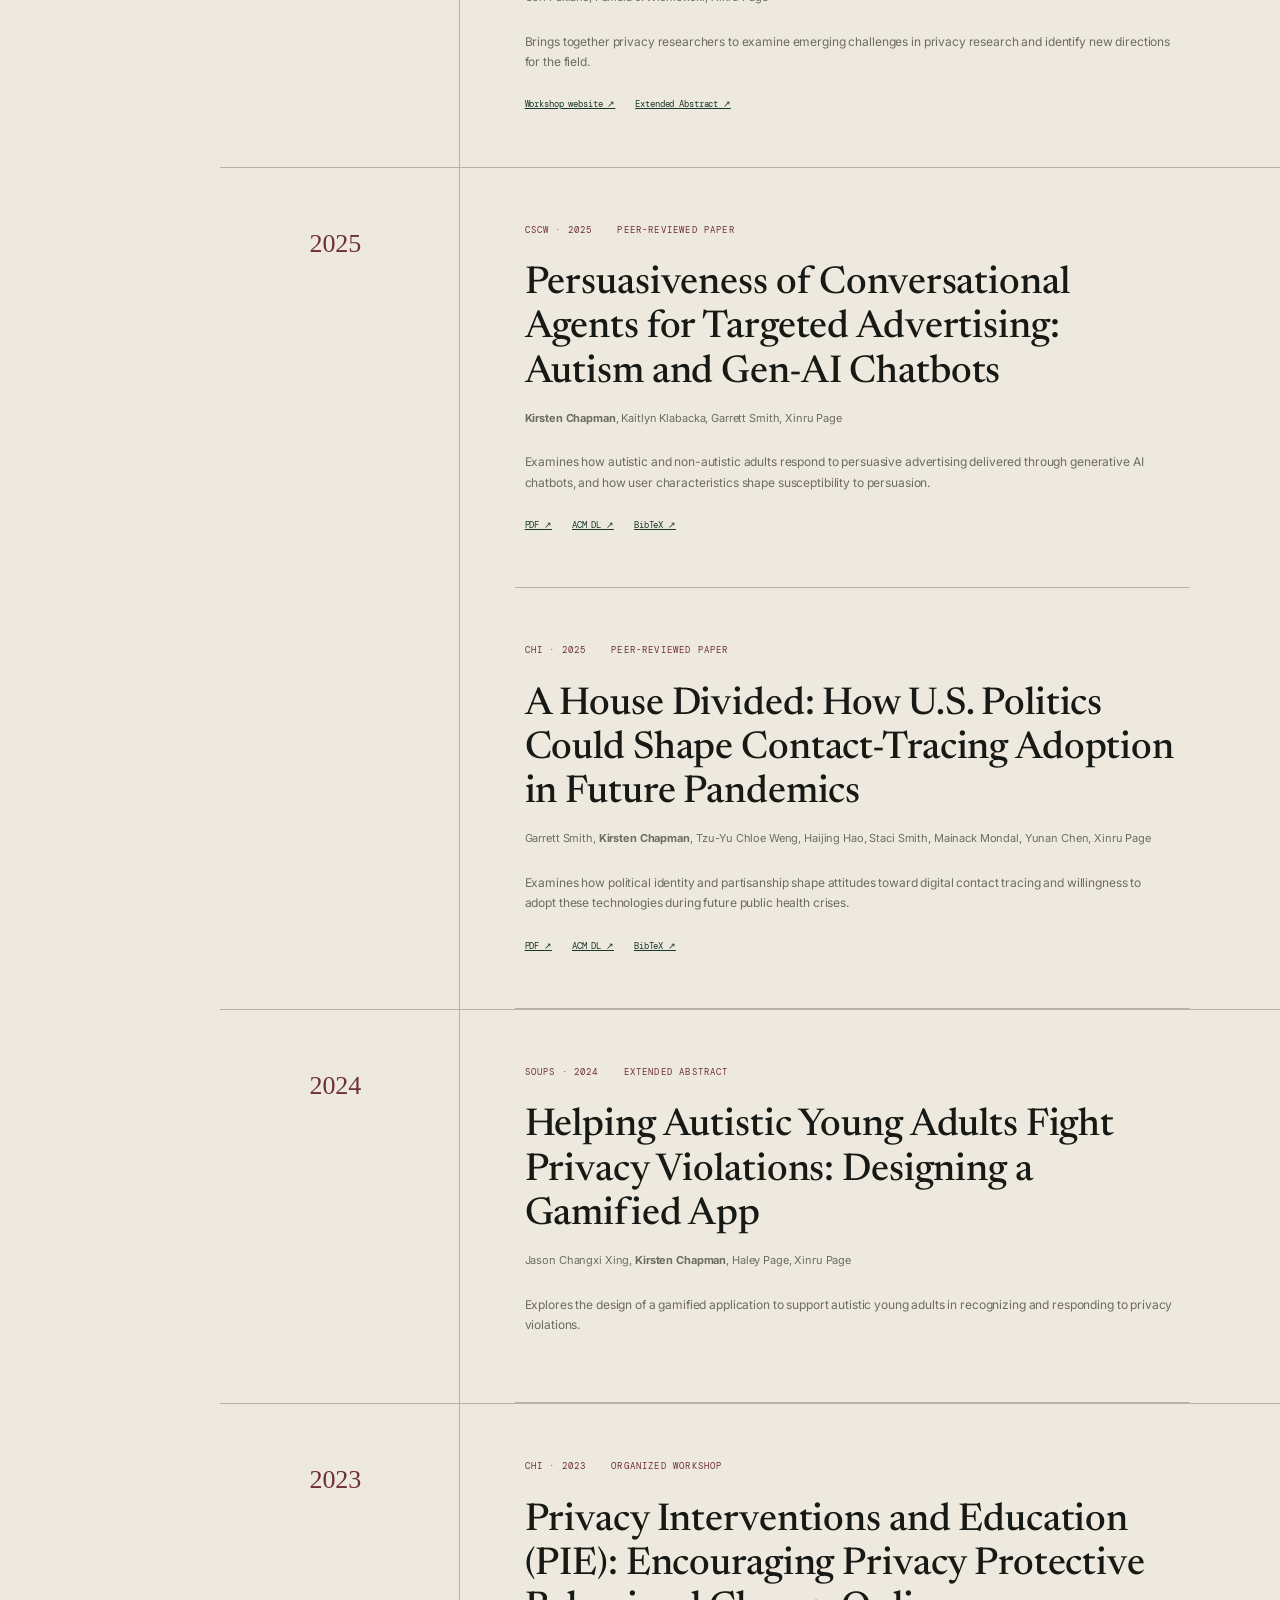
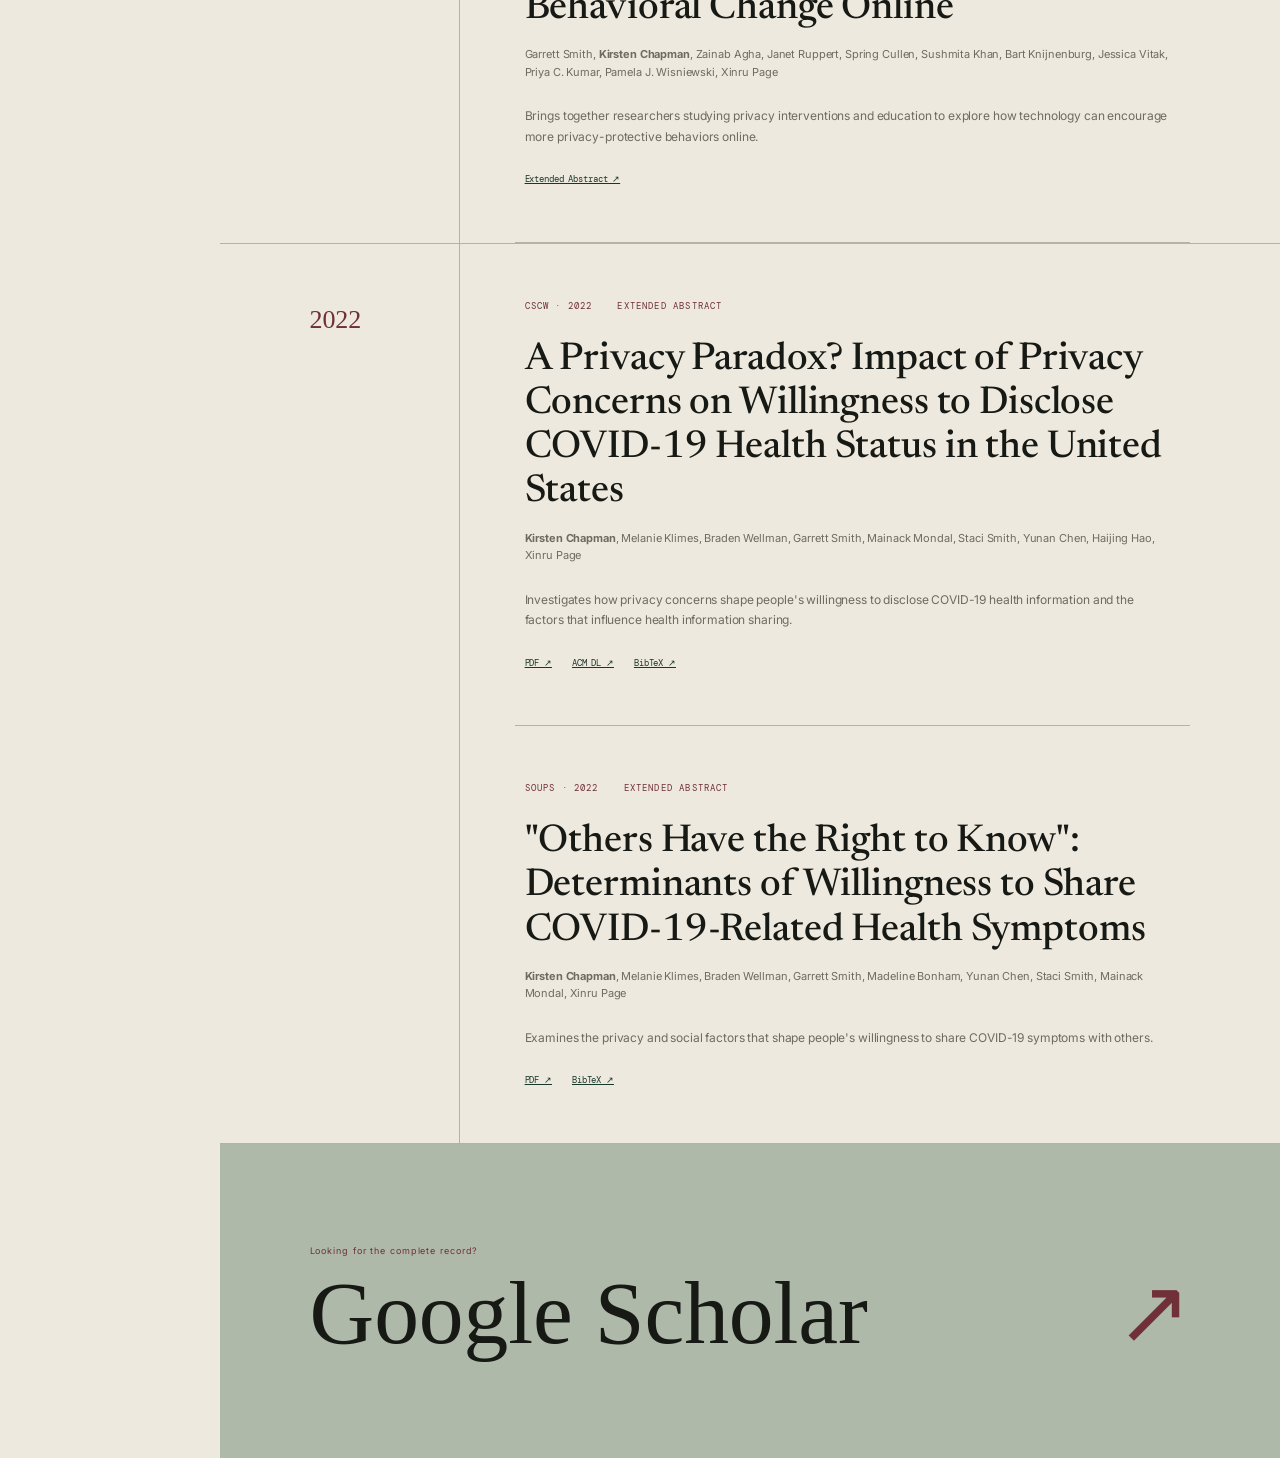
<file: publications.html>
<!DOCTYPE html>

<html lang="en">
<head>
<meta charset="utf-8"/>
<meta content="width=device-width, initial-scale=1.0" name="viewport"/>
<meta content="Publications and research by Kirsten Chapman" name="description"/>
<link href="images/favicon.png" rel="icon" type="image/png"/>
<title>Publications — Kirsten Chapman</title>
<link href="styles.css?v=24" rel="stylesheet"/>
<link href="https://fonts.googleapis.com" rel="preconnect"/>
<link crossorigin="" href="https://fonts.gstatic.com" rel="preconnect"/>
<link href="https://fonts.googleapis.com/css2?family=DM+Mono:wght@300;400;500&amp;family=Inter:wght@400;500;600&amp;family=Newsreader:ital,opsz,wght@0,6..72,400;0,6..72,500;0,6..72,600;1,6..72,400;1,6..72,500&amp;display=swap" rel="stylesheet"/>
</head>
<body id="top">
<!-- ==============================
     SIDEBAR
============================== -->
<aside class="sidebar">
<div>
<a class="logo" href="index.html">
      KC<span>.</span>
</a>
<div class="sidebar-status">
<a
  href="https://kirsten-is-elsewhere.com"
  class="status-dot"
  aria-label="Elsewhere"
></a>
      PhD Candidate · HCI
    </div>
</div>
<nav>
<a href="index.html">
<span>01</span> About
    </a>
<a href="research.html">
<span>02</span> Research
    </a>
<a class="active" href="publications.html">
<span>03</span> Publications
    </a>
<a href="cv.html">
<span>04</span> CV
    </a>
</nav>
<div class="sidebar-bottom">

<div class="social-links">
<a href="mailto:chapkirsten@gmail.com">
        Email ↗︎︎︎︎︎
      </a>
<a href="https://scholar.google.com/citations?user=ZnHVCngAAAAJ&amp;hl=en&amp;oi=ao">
        Google Scholar ↗︎︎︎︎︎
      </a>
<a href="https://www.linkedin.com/in/kirsten-chapman/">
        LinkedIn ↗︎︎︎︎︎
      </a>
</div><button aria-label="Switch to dark mode" class="theme-toggle" title="Switch to dark mode" type="button">
<span class="theme-toggle-label">Light</span>
<span aria-hidden="true" class="theme-switch"><span></span></span>
<span class="theme-toggle-alt">Dark</span>
</button>
<a class="clock-out-link" href="https://kirsten-is-elsewhere.com" aria-label="Clock out to Elsewhere"><span class="clock-out-dot" aria-hidden="true"></span><span>Clock out?</span></a>
<p>
      © 2026 Kirsten Chapman
    </p>
</div>
</aside>
<!-- ==============================
     MAIN
============================== -->
<main>
<!-- ==============================
     PAGE HERO
============================== -->
<section class="subpage-hero">
<div class="subpage-meta">
<span>
      03 / PUBLICATIONS
    </span>
<span>
      RESEARCH ARCHIVE
    </span>
</div>
<div class="subpage-title">
<p class="hello">
      Research &amp;
    </p>
<h1>
      Publica<em>tions.</em>
</h1>
</div>
<div class="subpage-intro">
<p>
      My work explores how people experience technology,
      with a particular focus on
      <em>privacy, social computing, and responsible AI.</em>
</p>
<div class="publication-stats">
<div>
<strong>3</strong>
<span>Peer-Reviewed Papers</span>
</div>
<div>
<strong>2</strong>
<span>First-Author Papers</span>
</div>
<div>
<strong>3</strong>
<span>Extended Abstracts</span>
</div>
<div>
<strong>2</strong>
<span>Organized Workshops</span>
</div>
</div>
</div>
</section>
<!-- ==============================
     PUBLICATION FILTERS
============================== -->
<!-- ==============================
     PUBLICATION FILTERS
============================== -->
<section class="pub-controls">
<div class="section-marker">
<span>↓</span>
<div></div>
<span>FIND WORK</span>
</div>
<div class="publication-search-wrap">
<label for="publication-search">SEARCH PAPERS</label>
<div class="publication-search-box">
<span aria-hidden="true">⌕</span>
<input autocomplete="off" id="publication-search" placeholder="Title, author, topic, venue…" type="search"/>
<button aria-label="Clear publication search" hidden="" id="publication-search-clear" type="button">×</button>
</div>
<p aria-live="polite" class="publication-search-status" id="publication-search-status"></p>
</div>
<div class="publication-filter-label">FILTER BY TYPE</div>
<div class="pub-legend" id="publication-filters">
<button class="pub-filter active" data-filter="all" type="button">
      PUBLICATIONS
    </button>
<button class="pub-filter" data-filter="paper" type="button">
      PEER-REVIEWED PAPERS
    </button>
<button class="pub-filter" data-filter="abstract" type="button">
      EXTENDED ABSTRACTS
    </button>
<button class="pub-filter" data-filter="workshop" type="button">
      ORGANIZED WORKSHOPS
    </button>
<button class="pub-filter" data-filter="other" type="button">
      OTHER
    </button>
</div>
</section>
<!-- ==============================
     2026
============================== -->
<section class="publication-year-section">
<div class="year-column">
<span>2026</span>
</div>
<div class="full-publication-list">
<!-- PRISM -->
<article class="full-publication featured-publication" data-category="paper">
<div class="full-pub-top">
<span>
          CSCW · 2026
        </span>
<span>
          PEER-REVIEWED PAPER
        </span>
</div>
<h2>
        PRISM: Evaluating a Rule-Based,
        Scenario-Driven Social Media Privacy
        Education Program for Young Autistic Adults
      </h2>
<p class="full-authors">
<strong>Kirsten Chapman</strong>,
        Garrett Smith,
        Kaitlyn Klabacka,
        Joseph Thomas Bills,
        Addisyn Bushman,
        Terisa Gabrielsen,
        Pamela J. Wisniewski,
        Xinru Page

      </p>
<p class="full-description">

        Evaluates a scenario-based privacy
        education program designed to support
        young autistic adults in navigating
        privacy risks on social media.

      </p>
<div class="full-pub-links">
<a href="https://dl.acm.org/doi/pdf/10.1145/3816987">
          PDF ↗︎︎︎︎
        </a>
<a href="https://dl.acm.org/doi/10.1145/3816987">
          ACM DL ↗︎︎︎
        </a>
<a class="bibtex-link" data-bibtex="prism2026" href="#">
          BibTeX ↗︎︎︎
        </a>
</div>
</article>
<!-- CSCW 2026 ORGANIZED WORKSHOP -->
<article class="full-publication" data-category="workshop">
<div class="full-pub-top">
<span>
          CSCW · 2026
        </span>
<span>
          ORGANIZED WORKSHOP
        </span>
</div>
<h2>
        Where Does Privacy Research Go From Here?
        Navigating the Challenges and Paths Forward
      </h2>
<p class="full-authors">
<strong>Kirsten Chapman</strong>,
        Ozioma Oguine,
        Kaitlyn Klabacka,
        Andrew Cambridge,
        Eszter Vigh,
        Karla Badillo-Urquiola,
        Louise Barkhuus,
        Cori Faklaris,
        Pamela J. Wisniewski,
        Xinru Page

      </p>
<p class="full-description">

        Brings together privacy researchers
        to examine emerging challenges in
        privacy research and identify new
        directions for the field.

      </p>
<div class="full-pub-links">
<a href="https://cscw2026.hciprivacy.com/">
          Workshop website ↗︎︎︎
        </a>
<a href="#">
          Extended Abstract ↗︎︎︎
        </a>
</div>
</article>
</div>
</section>
<!-- ==============================
     2025
============================== -->
<section class="publication-year-section">
<div class="year-column">
<span>2025</span>
</div>
<div class="full-publication-list">
<!-- PERSUASIVENESS -->
<article class="full-publication" data-category="paper">
<div class="full-pub-top">
<span>
          CSCW · 2025
        </span>
<span>
          PEER-REVIEWED PAPER
        </span>
</div>
<h2>
        Persuasiveness of Conversational Agents
        for Targeted Advertising:
        Autism and Gen-AI Chatbots
      </h2>
<p class="full-authors">
<strong>Kirsten Chapman</strong>,
        Kaitlyn Klabacka,
        Garrett Smith,
        Xinru Page

      </p>
<p class="full-description">

        Examines how autistic and non-autistic
        adults respond to persuasive advertising
        delivered through generative AI chatbots,
        and how user characteristics shape susceptibility
        to persuasion.

      </p>
<div class="full-pub-links">
<a href="paperpdfs/persuasiveness.pdf">
          PDF ↗︎︎︎
        </a>
<a href="https://dl.acm.org/doi/abs/10.1145/3757645">
          ACM DL ↗︎︎︎
        </a>
<a class="bibtex-link" data-bibtex="chapman2025persuasiveness" href="#">
          BibTeX ↗︎︎︎
        </a>
</div>
</article>
<!-- A HOUSE DIVIDED -->
<article class="full-publication" data-category="paper">
<div class="full-pub-top">
<span>
          CHI · 2025
        </span>
<span>
          PEER-REVIEWED PAPER
        </span>
</div>
<h2>
        A House Divided:
        How U.S. Politics Could Shape
        Contact-Tracing Adoption
        in Future Pandemics
      </h2>
<p class="full-authors">

        Garrett Smith,
        <strong>Kirsten Chapman</strong>,
        Tzu-Yu Chloe Weng,
        Haijing Hao,
        Staci Smith,
        Mainack Mondal,
        Yunan Chen,
        Xinru Page

      </p>
<p class="full-description">

        Examines how political identity
        and partisanship shape attitudes
        toward digital contact tracing and
        willingness to adopt these technologies
        during future public health crises.

      </p>
<div class="full-pub-links">
<a href="paperpdfs/housedivided.pdf">
          PDF ↗︎︎︎
        </a>
<a href="https://dl.acm.org/doi/full/10.1145/3706598.3713645">
          ACM DL ↗︎︎︎
        </a>
<a class="bibtex-link" data-bibtex="smith2025house" href="#">
          BibTeX ↗︎︎︎
        </a>
</div>
</article>
<!-- ==========================
         OTHER — TECHNOLOGY DEMONSTRATION
    =========================== -->
<article class="full-publication" data-category="other">
<div class="full-pub-top">
<span>
          INSAR · 2025
        </span>
<span>
          TECHNOLOGY DEMONSTRATION · ARCHIVED ABSTRACT
        </span>
</div>
<h2>
        Leveling Up Learning:
        Gamified Education for Autistic Young Adults
      </h2>
<p class="full-authors">

        Mia McGuire,
        <strong>Kirsten Chapman</strong>,
        Jason Changxi Xing,
        Xinru Page

      </p>
</article>
<!-- ==========================
         OTHER — ARCHIVED ABSTRACT
    =========================== -->
<article class="full-publication" data-category="other">
<div class="full-pub-top">
<span>
          INSAR · 2025
        </span>
<span>
          ARCHIVED ABSTRACT · POSTER
        </span>
</div>
<h2>
        Social Media Safety Literacy for Emerging Adults:
        A Rule-Based Curriculum
      </h2>
<p class="full-authors">
<strong>Kirsten Chapman</strong>,
        Katie Klabacka,
        Terisa Gabrielson,
        Xinru Page

      </p>
</article>
<!-- ==========================
         OTHER — ARCHIVED ABSTRACT
    =========================== -->
<article class="full-publication" data-category="other">
<div class="full-pub-top">
<span>
          INSAR · 2025
        </span>
<span>
          ARCHIVED ABSTRACT · POSTER
        </span>
</div>
<h2>
        R/Autisminwomen as a Site of Social Support
        for the Unique Needs of Autistic Women
      </h2>
<p class="full-authors">
<strong>Kirsten Chapman</strong>,
        Xinru Page

      </p>
</article>
<!-- ==========================
         OTHER — ARCHIVED ABSTRACT
    =========================== -->
<article class="full-publication" data-category="other">
<div class="full-pub-top">
<span>
          INSAR · 2025
        </span>
<span>
          ARCHIVED ABSTRACT · POSTER
        </span>
</div>
<h2>
        Examining the Effects of Generative-AI
        Chatbots on Autistic Young Adults
      </h2>
<p class="full-authors">
<strong>Kirsten Chapman</strong>,
        Garrett Smith,
        Xinru Page

      </p>
</article>
<!-- ==========================
         OTHER — ARCHIVED ABSTRACT
    =========================== -->
<article class="full-publication" data-category="other">
<div class="full-pub-top">
<span>
          INSAR · 2025
        </span>
<span>
          ARCHIVED ABSTRACT · POSTER
        </span>
</div>
<h2>
        Engaging Neurodivergent Learners through
        Gamified Quiz Platforms:
        An Approach to Inclusive Education
      </h2>
<p class="full-authors">

        Khalil Hamad,
        <strong>Kirsten Chapman</strong>,
        Xinru Page

      </p>
</article>
</div>
</section>
<!-- ==============================
     2024
============================== -->
<section class="publication-year-section">
<div class="year-column">
<span>2024</span>
</div>
<div class="full-publication-list">
<!-- SOUPS 2024 EXTENDED ABSTRACT -->
<article class="full-publication" data-category="abstract">
<div class="full-pub-top">
<span>
          SOUPS · 2024
        </span>
<span>
          EXTENDED ABSTRACT
        </span>
</div>
<h2>
        Helping Autistic Young Adults Fight Privacy Violations:
        Designing a Gamified App
      </h2>
<p class="full-authors">

        Jason Changxi Xing,
        <strong>Kirsten Chapman</strong>,
        Haley Page,
        Xinru Page

      </p>
<p class="full-description">

        Explores the design of a gamified
        application to support autistic young
        adults in recognizing and responding
        to privacy violations.

      </p>
</article>
<!-- ==========================
         OTHER — TECHNOLOGY DEMONSTRATION
    =========================== -->
<article class="full-publication" data-category="other">
<div class="full-pub-top">
<span>
          INSAR · 2024
        </span>
<span>
          TECHNOLOGY DEMONSTRATION · ARCHIVED ABSTRACT
        </span>
</div>
<h2>
        Supporting Digital Independence
        for Young Adults through Education
      </h2>
<p class="full-authors">
<strong>Kirsten Chapman</strong>,
        Terisa Gabrielson,
        Xinru Page

      </p>
</article>
<!-- ==========================
         OTHER — TECHNOLOGY DEMONSTRATION
    =========================== -->
<article class="full-publication" data-category="other">
<div class="full-pub-top">
<span>
          INSAR · 2024
        </span>
<span>
          TECHNOLOGY DEMONSTRATION · ARCHIVED ABSTRACT
        </span>
</div>
<h2>
        An Automated Way to Identify
        Fake Facebook Profiles
      </h2>
<p class="full-authors">
<strong>Kirsten Chapman</strong>,
        Garrett Smith,
        Sara Peel,
        Tzu-Yu Weng,
        Makenna Allred,
        Xinru Page

      </p>
</article>
</div>
</section>
<!-- ==============================
     2023
============================== -->
<section class="publication-year-section">
<div class="year-column">
<span>2023</span>
</div>
<div class="full-publication-list">
<!-- CHI 2023 ORGANIZED WORKSHOP -->
<article class="full-publication" data-category="workshop">
<div class="full-pub-top">
<span>
          CHI · 2023
        </span>
<span>
          ORGANIZED WORKSHOP
        </span>
</div>
<h2>
        Privacy Interventions and Education (PIE):
        Encouraging Privacy Protective Behavioral
        Change Online
      </h2>
<p class="full-authors">

        Garrett Smith,
        <strong>Kirsten Chapman</strong>,
        Zainab Agha,
        Janet Ruppert,
        Spring Cullen,
        Sushmita Khan,
        Bart Knijnenburg,
        Jessica Vitak,
        Priya C. Kumar,
        Pamela J. Wisniewski,
        Xinru Page

      </p>
<p class="full-description">

        Brings together researchers
        studying privacy interventions
        and education to explore how
        technology can encourage more
        privacy-protective behaviors online.

      </p>
<div class="full-pub-links">
<a href="https://dl.acm.org/doi/full/10.1145/3544549.3573816">
          Extended Abstract ↗︎︎︎
        </a>
</div>
</article>
<!-- ==========================
         OTHER — TECHNOLOGY DEMONSTRATION
    =========================== -->
<article class="full-publication" data-category="other">
<div class="full-pub-top">
<span>
          INSAR · 2023
        </span>
<span>
          TECHNOLOGY DEMONSTRATION · ARCHIVED ABSTRACT
        </span>
</div>
<h2>
        Going Beyond Neurotypical Social Media Users:
        Supporting Autistic Users
      </h2>
<p class="full-authors">
<strong>Kirsten Chapman</strong>,
        Terisa Gabrielson,
        Xinru Page

      </p>
</article>
</div>
</section>
<!-- ==============================
     2022
============================== -->
<section class="publication-year-section">
<div class="year-column">
<span>2022</span>
</div>
<div class="full-publication-list">
<!-- PRIVACY PARADOX -->
<article class="full-publication" data-category="abstract">
<div class="full-pub-top">
<span>
          CSCW · 2022
        </span>
<span>
          EXTENDED ABSTRACT
        </span>
</div>
<h2>
        A Privacy Paradox?
        Impact of Privacy Concerns on
        Willingness to Disclose COVID-19
        Health Status in the United States
      </h2>
<p class="full-authors">
<strong>Kirsten Chapman</strong>,
        Melanie Klimes,
        Braden Wellman,
        Garrett Smith,
        Mainack Mondal,
        Staci Smith,
        Yunan Chen,
        Haijing Hao,
        Xinru Page

      </p>
<p class="full-description">

        Investigates how privacy concerns
        shape people's willingness to disclose
        COVID-19 health information and the factors
        that influence health information sharing.

      </p>
<div class="full-pub-links">
<a href="paperpdfs/privacyparadox.pdf">
          PDF ↗︎︎︎
        </a>
<a href="https://dl.acm.org/doi/abs/10.1145/3500868.3559471">
          ACM DL ↗︎︎︎
        </a>
<a class="bibtex-link" data-bibtex="chapman2022privacy" href="#">
          BibTeX ↗︎︎︎
        </a>
</div>
</article>
<!-- OTHERS HAVE THE RIGHT TO KNOW -->
<article class="full-publication" data-category="abstract">
<div class="full-pub-top">
<span>
          SOUPS · 2022
        </span>
<span>
          EXTENDED ABSTRACT
        </span>
</div>
<h2>
        "Others Have the Right to Know":
        Determinants of Willingness to Share
        COVID-19-Related Health Symptoms
      </h2>
<p class="full-authors">
<strong>Kirsten Chapman</strong>,
        Melanie Klimes,
        Braden Wellman,
        Garrett Smith,
        Madeline Bonham,
        Yunan Chen,
        Staci Smith,
        Mainack Mondal,
        Xinru Page

      </p>
<p class="full-description">

        Examines the privacy and social
        factors that shape people's willingness
        to share COVID-19 symptoms with others.

      </p>
<div class="full-pub-links">
<a href="https://www.usenix.org/system/files/soups2022-poster105_chapman_abstract_final.pdf">
          PDF ↗︎︎︎
        </a>
<a class="bibtex-link" data-bibtex="chapman2022others" href="#">
          BibTeX ↗︎︎︎
        </a>
</div>
</article>
</div>
</section>
<!-- ==============================
     GOOGLE SCHOLAR CTA
============================== -->
<section class="scholar-cta">
<p>
    Looking for the complete record?
  </p>
<a href="https://scholar.google.com/citations?user=ZnHVCngAAAAJ&amp;hl=en&amp;oi=ao">

    Google Scholar

    <span>
      ↗︎︎︎
    </span>
</a>
</section>
<div class="back-to-top-wrap">
<a aria-label="Back to top" class="back-to-top" href="#top">
<span>↑</span> Back to top
  </a>
</div>
</main>
<!-- ==============================
     BIBTEX POPUP
============================== -->
<div class="bibtex-modal" id="bibtex-modal">
<div class="bibtex-box">
<button aria-label="Close BibTeX" class="bibtex-close" id="bibtex-close">
      ×
    </button>
<span class="bibtex-label">
      BIBTEX
    </span>
<pre id="bibtex-content"></pre>
<button class="bibtex-copy" id="bibtex-copy">
      Copy BibTeX
    </button>
</div>
</div>
<script src="script.js?v=14"></script>
<!-- Cloudflare Web Analytics -->
<script data-cf-beacon='{"token": "c75ca6f7cf0b4331afd3707bc6c81db9"}' src="https://static.cloudflareinsights.com/beacon.min.js" type="module"></script>
<!-- End Cloudflare Web Analytics -->
</body>
</html>
</file>
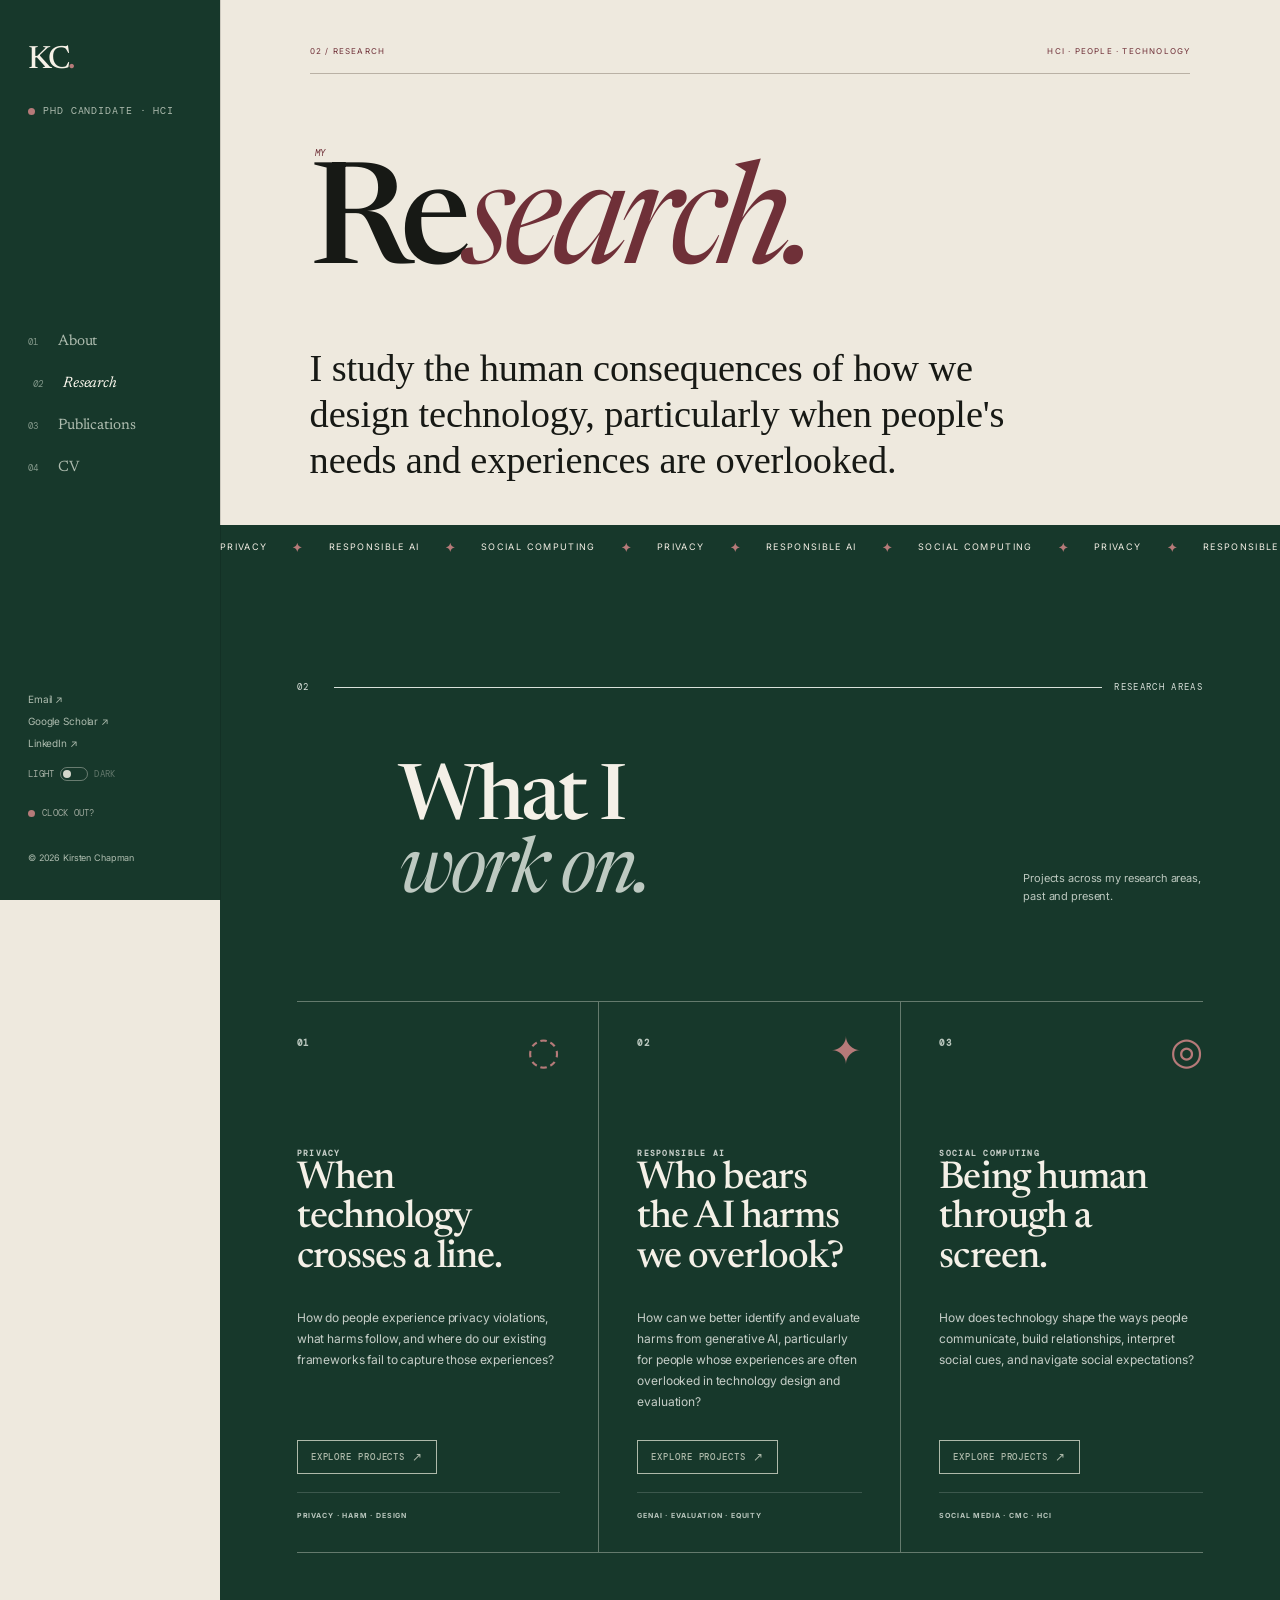
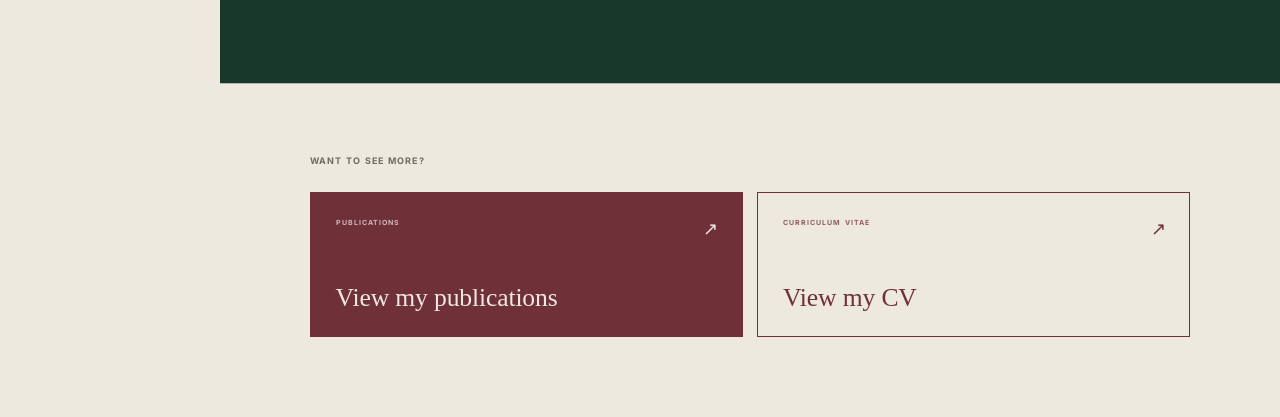
<file: research.html>
<!DOCTYPE html>

<html lang="en">
<head>
<meta charset="utf-8"/>
<meta content="width=device-width, initial-scale=1.0" name="viewport"/>
<meta content="Research interests and research questions explored by Kirsten Chapman." name="description"/>
<link href="images/favicon.png" rel="icon" type="image/png"/>
<title>Research — Kirsten Chapman</title>
<link href="styles.css?v=24" rel="stylesheet"/>
<link href="https://fonts.googleapis.com" rel="preconnect"/>
<link crossorigin="" href="https://fonts.gstatic.com" rel="preconnect"/>
<link href="https://fonts.googleapis.com/css2?family=DM+Mono:wght@300;400;500&amp;family=Inter:wght@400;500;600&amp;family=Newsreader:ital,opsz,wght@0,6..72,400;0,6..72,500;0,6..72,600;1,6..72,400;1,6..72,500&amp;display=swap" rel="stylesheet"/>
</head>
<body id="top">
<!-- ==============================
     SIDEBAR
============================== -->
<aside class="sidebar">
<div>
<a class="logo" href="index.html">
      KC<span>.</span>
</a>
<div class="sidebar-status">
<a
  href="https://kirsten-is-elsewhere.com"
  class="status-dot"
  aria-label="Elsewhere"
></a>

      PhD Candidate · HCI

    </div>
</div>
<nav>
<a href="index.html">
<span>01</span> About
    </a>
<a class="active" href="research.html">
<span>02</span> Research
    </a>
<a href="publications.html">
<span>03</span> Publications
    </a>
<a href="cv.html">
<span>04</span> CV
    </a>
</nav>
<div class="sidebar-bottom">

<div class="social-links">
<a href="mailto:chapkirsten@gmail.com">
        Email ↗︎
      </a>
<a href="https://scholar.google.com/citations?user=ZnHVCngAAAAJ&amp;hl=en&amp;oi=ao">
        Google Scholar ↗︎
      </a>
<a href="https://www.linkedin.com/in/kirsten-chapman/">
        LinkedIn ↗︎
      </a>
</div><button aria-label="Switch to dark mode" class="theme-toggle" title="Switch to dark mode" type="button">
<span class="theme-toggle-label">Light</span>
<span aria-hidden="true" class="theme-switch"><span></span></span>
<span class="theme-toggle-alt">Dark</span>
</button>
<a class="clock-out-link" href="https://kirsten-is-elsewhere.com" aria-label="Clock out to Elsewhere"><span class="clock-out-dot" aria-hidden="true"></span><span>Clock out?</span></a>
<p>
      © 2026 Kirsten Chapman
    </p>
</div>
</aside>
<!-- ==============================
     MAIN
============================== -->
<main>
<!-- ==============================
     RESEARCH HERO
============================== -->
<section class="subpage-hero research-page-hero">
<div class="subpage-meta">
<span>
      02 / RESEARCH
    </span>
<span>
      HCI · PEOPLE · TECHNOLOGY
    </span>
</div>
<div class="subpage-title">
<p class="hello">
      My
    </p>
<h1>
      Re<em>search.</em>
</h1>
</div>
<div class="subpage-intro">
<p>
      I study the human consequences of how we design technology, particularly when people's needs and experiences are overlooked.
</p>
</div>
</section>
<!-- ==============================
     MOVING RESEARCH STRIP
============================== -->
<div class="marquee">
<div class="marquee-track">
<span>PRIVACY</span>
<b>✦</b>
<span>RESPONSIBLE AI</span>
<b>✦</b>
<span>SOCIAL COMPUTING</span>
<b>✦</b>
<span>PRIVACY</span>
<b>✦</b>
<span>RESPONSIBLE AI</span>
<b>✦</b>
<span>SOCIAL COMPUTING</span>
<b>✦</b>
<span>PRIVACY</span>
<b>✦</b>
<span>RESPONSIBLE AI</span>
<b>✦</b>
<span>SOCIAL COMPUTING</span>
<b>✦</b>
</div>
</div>
<!-- ==============================
     RESEARCH QUESTIONS
============================== -->
<section class="research" id="research">
<div class="research-heading">
<div class="section-marker light">
<span>02</span>
<div></div>
<span>RESEARCH AREAS</span>
</div>
<div class="research-title">
<h2>

        What I<br/>
<em>work on.</em>
</h2>
<p>

        Projects across my research areas,
        past and present.

      </p>
</div>
</div>
<div class="research-grid">
<!-- ==========================
         PRIVACY
    =========================== -->
<article class="research-card project-card" role="button" tabindex="0" data-project="privacy" aria-haspopup="dialog" aria-controls="project-modal">
<div class="card-top">
<span class="question-number">
          01
        </span>
<span class="symbol">
          ◌
        </span>
</div>
<div class="card-content">
<p class="card-label">
          PRIVACY
        </p>
<h3>

          When technology
          crosses a line.

        </h3>
<p>

          How do people experience privacy violations,
          what harms follow, and where do our existing
          frameworks fail to capture those experiences?

        </p>
</div>
<div class="project-card-action">Explore projects <span aria-hidden="true">↗</span></div>
<div class="card-bottom">
<span>
          PRIVACY · HARM · DESIGN
        </span>
</div>
</article>
<!-- ==========================
         RESPONSIBLE AI
    =========================== -->
<article class="research-card project-card" role="button" tabindex="0" data-project="ai" aria-haspopup="dialog" aria-controls="project-modal">
<div class="card-top">
<span class="question-number">
          02
        </span>
<span class="symbol">
          ✦
        </span>
</div>
<div class="card-content">
<p class="card-label">
          RESPONSIBLE AI
        </p>
<h3>

          Who bears the AI harms
          we overlook?

        </h3>
<p>

          How can we better identify and evaluate
          harms from generative AI, particularly
          for people whose experiences are often
          overlooked in technology design and evaluation?

        </p>
</div>
<div class="project-card-action">Explore projects <span aria-hidden="true">↗</span></div>
<div class="card-bottom">
<span>
          GENAI · EVALUATION · EQUITY
        </span>
</div>
</article>
<!-- ==========================
         SOCIAL COMPUTING
    =========================== -->
<article class="research-card project-card" role="button" tabindex="0" data-project="social" aria-haspopup="dialog" aria-controls="project-modal">
<div class="card-top">
<span class="question-number">
          03
        </span>
<span class="symbol">
          ◎
        </span>
</div>
<div class="card-content">
<p class="card-label">
          SOCIAL COMPUTING
        </p>
<h3>

          Being human
          through a screen.

        </h3>
<p>

          How does technology shape the ways
          people communicate, build relationships,
          interpret social cues, and navigate
          social expectations?

        </p>
</div>
<div class="project-card-action">Explore projects <span aria-hidden="true">↗</span></div>
<div class="card-bottom">
<span>
          SOCIAL MEDIA · CMC · HCI
        </span>
</div>
</article>
</div>
</section>
<!-- ==============================
     PROJECT DETAIL MODAL
============================== -->
<div class="project-modal" id="project-modal" aria-hidden="true">
  <div class="project-modal-backdrop" data-modal-close></div>
  <section class="project-modal-panel" role="dialog" aria-modal="true" aria-labelledby="project-modal-title">
    <button class="project-modal-close" type="button" aria-label="Close project details" data-modal-close>×</button>
    <div id="project-modal-content"></div>
  </section>
</div>
<!-- ==============================
     RESEARCH BOTTOM CTA
============================== -->
<section class="cv-bottom">
<p>
    Want to see more?
  </p>
<div class="cv-bottom-links">
<a class="cv-bottom-link primary" href="publications.html">
<span class="cv-bottom-label">
        PUBLICATIONS
      </span>
<span class="cv-bottom-title">
        View my publications
      </span>
<span class="cv-bottom-arrow">
        ↗︎
      </span>
</a>
<a class="cv-bottom-link secondary" href="cv.html">
<span class="cv-bottom-label">
        CURRICULUM VITAE
      </span>
<span class="cv-bottom-title">
        View my CV
      </span>
<span class="cv-bottom-arrow">
        ↗︎
      </span>
</a>
</div>
</section>
<div class="back-to-top-wrap">
<a aria-label="Back to top" class="back-to-top" href="#top">
<span>↑</span> Back to top
  </a>
</div>
</main>
<script src="script.js?v=14"></script>
<!-- Cloudflare Web Analytics -->
<script data-cf-beacon='{"token": "c75ca6f7cf0b4331afd3707bc6c81db9"}' src="https://static.cloudflareinsights.com/beacon.min.js" type="module"></script>
<!-- End Cloudflare Web Analytics -->
</body>
</html>
</file>
<file: styles.css>
/* ==================================
   COLORS
================================== */

:root {
  --cream: #f3eee5;
  --cream-dark: #e8e0d4;

  --ink: #211a19;
  --muted: #756b67;

  --burgundy: #762d3c;
  --burgundy-dark: #4d1d27;

  --pink: #dfbcc2;
  --pink-light: #eed9dc;

  --line: #cec4b9;

  --sidebar-width: 220px;
}


/* ==================================
   RESET
================================== */

* {
  box-sizing: border-box;
}

html {
  scroll-behavior: smooth;
}

body {
  margin: 0;

  background: var(--cream);
  color: var(--ink);

  font-family:
    Arial,
    Helvetica,
    sans-serif;

  line-height: 1.6;
}

a {
  color: inherit;
}


/* ==================================
   ARROWS
================================== */

.arrow,
.pub-arrow,
.contact-card-arrow,
.cv-bottom-arrow,
.scholar-cta > a span {
  font-family: Georgia, "Times New Roman", serif;
  font-style: normal;
}


/* ==================================
   SIDEBAR
================================== */

.sidebar {
  position: fixed;

  top: 0;
  left: 0;

  width: var(--sidebar-width);
  height: 100vh;

  padding: 35px 28px;

  background: var(--cream);

  border-right:
    1px solid var(--line);

  display: flex;
  flex-direction: column;
  justify-content: space-between;

  z-index: 100;
}


.logo {
  display: inline-block;

  font-family: Georgia, serif;

  font-size: 32px;
  font-weight: bold;

  text-decoration: none;
  letter-spacing: -.05em;
}


.logo span {
  color: var(--burgundy);
}


.sidebar-status {
  margin-top: 17px;

  display: flex;
  align-items: center;

  gap: 8px;

  color: var(--muted);

  font-size: 9px;

  text-transform: uppercase;
  letter-spacing: .09em;
}


.status-dot {
  width: 7px;
  height: 7px;

  border-radius: 50%;

  background: var(--burgundy);

  animation:
    pulse 2.2s ease-in-out infinite;
}


@keyframes pulse {

  0%,
  100% {
    opacity: 1;
  }

  50% {
    opacity: .25;
  }

}


.sidebar nav {
  display: flex;
  flex-direction: column;

  gap: 18px;
}


.sidebar nav a {
  display: grid;

  grid-template-columns:
    30px
    1fr;

  text-decoration: none;

  color: var(--muted);

  font-family: Georgia, serif;

  font-size: 15px;

  transition:
    color .2s ease,
    transform .2s ease;
}


.sidebar nav a span {
  padding-top: 5px;

  font-family: Arial, sans-serif;

  font-size: 8px;
}


.sidebar nav a:hover,
.sidebar nav a.active {
  color: var(--burgundy);

  transform:
    translateX(5px);
}


.social-links {
  display: flex;
  flex-direction: column;

  gap: 6px;
}


.social-links a {
  text-decoration: none;

  color: var(--muted);

  font-size: 10px;
}


.social-links a:hover {
  color: var(--burgundy);
}


.sidebar-bottom > p {
  margin:
    25px
    0
    0;

  color: #9b928d;

  font-size: 8px;
}


/* ==================================
   MAIN
================================== */

main {
  margin-left: var(--sidebar-width);
}


/* ==================================
   HERO
================================== */

.hero {
  min-height: 100vh;

  padding:
    35px
    clamp(35px, 6vw, 100px)
    55px;

  display: flex;
  flex-direction: column;
}


.hero-meta {
  display: flex;
  justify-content: space-between;

  padding-bottom: 13px;

  border-bottom:
    1px solid var(--line);

  color: var(--muted);

  font-size: 8px;

  letter-spacing: .13em;
  text-transform: uppercase;
}


.hero-main {
  flex: 1;

  display: flex;
  flex-direction: column;
  justify-content: center;

  padding: 40px 0;
}


/* KIRSTEN + PHOTO */

.hero-name-row {
  display: grid;

  grid-template-columns:
    minmax(0, 1fr)
    clamp(210px, 22vw, 300px);

  gap:
    clamp(25px, 4vw, 70px);

  align-items: end;
}


.hero-first-name {
  align-self: end;
}


.hello {
  margin:
    0
    0
    14px
    4px;

  color: var(--burgundy);

  font-family: Georgia, serif;
  font-style: italic;

  font-size: 22px;
}


/* Prevent large Kirsten wordmark from covering HELLO, I'M */

.hero-first-name .hello {
  position: relative;
  z-index: 5;
}


.first-name {
  margin: 0;

  font-family:
    Arial,
    Helvetica,
    sans-serif;

  font-size:
    clamp(85px, 11vw, 160px);

  line-height: .82;

  letter-spacing: -.075em;
}


/* CHAPMAN */

.hero-last-name {
  position: relative;

  z-index: 4;

  width: fit-content;

  margin-top: 20px;
  margin-left: 5vw;

  font-family: Georgia, serif;

  font-size:
    clamp(85px, 11vw, 160px);

  font-style: italic;

  line-height: .78;

  letter-spacing: -.065em;
}


.hero-last-name .period,
.period {
  color: var(--burgundy);
}


/* PHOTO */

.portrait-area {
  position: relative;

  width: 100%;
  max-width: 320px;

  justify-self: end;
  align-self: end;
}


.portrait-shape {
  position: absolute;

  width: 100%;
  height: 100%;

  left: 17px;
  top: 17px;

  background: var(--pink);

  transform:
    rotate(3deg);
}


.portrait {
  position: relative;

  display: block;

  width: 100%;

  aspect-ratio: 4 / 5;

  object-fit: cover;

  z-index: 2;

  transition:
    transform .6s ease;
}


.portrait-area:hover
.portrait {
  transform:
    translate(-3px, -3px);
}


.portrait-note {
  position: absolute;

  right: -42px;
  bottom: -30px;

  width: 120px;
  height: 120px;

  border-radius: 50%;

  background: var(--burgundy);
  color: var(--cream);

  display: flex;
  flex-direction: column;
  align-items: center;
  justify-content: center;

  text-align: center;

  transform:
    rotate(7deg);

  z-index: 3;
}


.portrait-note span {
  font-size: 7px;

  letter-spacing: .1em;
}


.portrait-note p {
  margin:
    8px
    0
    0;

  font-family: Georgia, serif;
  font-style: italic;

  font-size: 12px;

  line-height: 1.35;
}


/* HERO STATEMENT */

.hero-statement {
  max-width: 640px;

  margin:
    55px
    0
    0;

  font-family: Georgia, serif;

  font-size:
    clamp(25px, 3vw, 42px);

  line-height: 1.18;

  letter-spacing: -.025em;
}


.hero-statement em {
  color: var(--burgundy);

  font-weight: normal;
}


.scroll {
  width: fit-content;

  display: flex;
  align-items: center;

  gap: 10px;

  color: var(--muted);

  text-decoration: none;

  font-size: 9px;

  letter-spacing: .08em;
}


.scroll span {
  color: var(--burgundy);

  font-size: 20px;

  transition:
    transform .25s ease;
}


.scroll:hover span {
  transform:
    translateY(5px);
}


/* ==================================
   MARQUEE
================================== */

.marquee {
  overflow: hidden;

  padding:
    13px
    0;

  background: var(--burgundy);
  color: var(--cream);

  white-space: nowrap;
}


.marquee-track {
  width: max-content;

  display: flex;
  align-items: center;

  gap: 25px;

  font-size: 9px;

  letter-spacing: .15em;

  animation:
    marquee 28s linear infinite;
}


.marquee-track b {
  color: var(--pink);

  font-size: 12px;
}


@keyframes marquee {

  from {
    transform:
      translateX(0);
  }

  to {
    transform:
      translateX(-33.3333%);
  }

}


/* ==================================
   SECTION MARKER
================================== */

.section-marker {
  display: grid;

  grid-template-columns:
    25px
    1fr
    auto;

  gap: 12px;

  align-items: center;

  color: var(--burgundy);

  font-size: 8px;

  letter-spacing: .15em;
}


.section-marker div {
  height: 1px;

  background: var(--line);
}


.section-marker.light {
  color: var(--pink);
}


.section-marker.light div {
  background:
    rgba(255,255,255,.2);
}


/* ==================================
   INTRO
================================== */

.intro {
  padding:
    120px
    clamp(35px, 7vw, 120px)
    150px;
}


.intro-content {
  margin:
    75px
    0
    0
    8vw;
}


.big-statement {
  max-width: 1000px;

  margin: 0;

  font-family: Georgia, serif;

  font-size:
    clamp(43px, 5.5vw, 78px);

  line-height: 1.1;

  letter-spacing: -.035em;
}


.big-statement em {
  color: var(--burgundy);

  font-weight: normal;
}


.intro-columns {
  max-width: 950px;

  margin-top: 100px;

  display: grid;

  grid-template-columns:
    repeat(3, 1fr);

  gap: 55px;
}


.mini-heading {
  display: block;

  margin-bottom: 15px;

  color: var(--burgundy);

  font-size: 8px;

  letter-spacing: .15em;
  text-transform: uppercase;
}


.intro-columns p {
  margin: 0;

  color: var(--muted);

  font-size: 13px;

  line-height: 1.75;
}


/* ==================================
   RESEARCH QUESTIONS
================================== */

.research {
  padding:
    110px
    clamp(35px, 6vw, 100px)
    130px;

  background: var(--burgundy-dark);
  color: var(--cream);
}


.research-title {
  margin:
    70px
    0
    90px
    8vw;

  display: flex;
  justify-content: space-between;
  align-items: end;
}


.research-title h2 {
  margin: 0;

  font-family: Georgia, serif;

  font-size:
    clamp(50px, 6vw, 85px);

  line-height: .95;

  font-weight: normal;

  letter-spacing: -.04em;
}


.research-title h2 em {
  color: var(--pink);

  font-weight: normal;
}


.research-title > p {
  max-width: 180px;

  margin-bottom: 5px;

  color: #b9a7aa;

  font-size: 11px;
}


/* EDITORIAL QUESTION GRID */

.research-grid {
  display: grid;

  grid-template-columns:
    repeat(3, minmax(0, 1fr));

  border-top:
    1px solid rgba(255,255,255,.22);

  border-bottom:
    1px solid rgba(255,255,255,.22);
}


/* INDIVIDUAL QUESTION */

.research-card {
  min-width: 0;

  min-height: 470px;

  padding:
    34px
    clamp(24px, 3vw, 42px)
    30px;

  display: flex;
  flex-direction: column;

  border-right:
    1px solid rgba(255,255,255,.22);
}


.research-card:first-child {
  padding-left: 0;
}


.research-card:last-child {
  padding-right: 0;

  border-right: none;
}


/* QUESTION NUMBER + SYMBOL */

.card-top {
  display: flex;
  justify-content: space-between;
  align-items: flex-start;

  min-height: 85px;
}


.question-number {
  color: rgba(255,255,255,.42);

  font-size: 8px;
  font-weight: bold;

  letter-spacing: .14em;
}


.symbol {
  color: var(--pink);

  font-family: Georgia, serif;

  font-size: 38px;

  line-height: .8;
}


/* QUESTION CONTENT */

.card-content {
  margin:
    25px
    0
    auto;
}


.card-label {
  margin:
    0
    0
    17px;

  color: var(--pink);

  font-size: 8px !important;
  font-weight: bold;

  letter-spacing: .16em;

  text-transform: uppercase;
}


.card-content h3 {
  max-width: 320px;

  margin:
    0
    0
    28px;

  font-family: Georgia, serif;

  font-size:
    clamp(29px, 3vw, 43px);

  font-weight: normal;

  line-height: 1.04;

  letter-spacing: -.025em;
}


.card-content > p {
  max-width: 315px;

  margin: 0;

  color: #cbbdc0;

  font-size: 12px;

  line-height: 1.75;
}


/* QUESTION KEYWORDS */

.card-bottom {
  margin-top: 55px;

  padding-top: 17px;

  border-top:
    1px solid rgba(255,255,255,.16);

  color: #b9a7aa;

  font-size: 7px;
  font-weight: bold;

  letter-spacing: .12em;
}


/* ==================================
   PUBLICATIONS — HOMEPAGE
================================== */

.publications {
  padding:
    120px
    clamp(35px, 7vw, 120px)
    150px;
}


.publications-heading {
  margin:
    65px
    0
    60px;

  display: flex;
  justify-content: space-between;
  align-items: end;
}


.publications-heading h2 {
  margin: 0;

  font-family: Georgia, serif;

  font-size:
    clamp(55px, 7vw, 100px);

  font-weight: normal;

  letter-spacing: -.045em;
}


.publications-heading h2 em {
  color: var(--burgundy);
}


.publications-heading > a {
  margin-bottom: 15px;

  color: var(--burgundy);

  font-size: 10px;
}


.publication-list {
  border-top:
    1px solid var(--line);
}


.publication {
  display: grid;

  grid-template-columns:
    50px
    1fr
    90px
    25px;

  gap: 25px;

  align-items: center;

  padding:
    30px
    10px;

  border-bottom:
    1px solid var(--line);

  text-decoration: none;

  transition:
    background .3s ease,
    padding .3s ease;
}


.publication:hover {
  background: var(--pink);

  padding-left: 25px;
  padding-right: 25px;
}


.pub-number {
  color: var(--muted);

  font-size: 8px;
}


.pub-info h3 {
  margin:
    0
    0
    7px;

  font-family: Georgia, serif;

  font-size:
    clamp(19px, 2.2vw, 29px);

  font-weight: normal;

  transition:
    transform .25s ease;
}


.publication:hover
.pub-info h3 {
  transform:
    translateX(5px);
}


.pub-info p {
  margin: 0;

  color: var(--muted);

  font-size: 9px;
}


.pub-meta {
  display: flex;
  flex-direction: column;

  text-align: right;

  color: var(--muted);

  font-size: 8px;
}


.pub-arrow {
  font-size: 18px;

  transition:
    transform .25s ease;
}


.publication:hover
.pub-arrow {
  transform:
    translate(5px, -5px);
}


/* ==================================
   PERSONAL
================================== */

.personal {
  padding:
    100px
    clamp(35px, 7vw, 120px)
    120px;

  background: var(--pink);
}


.personal-number {
  color: var(--burgundy);

  font-size: 8px;

  letter-spacing: .15em;
}


.personal-grid {
  margin-top: 60px;

  display: grid;

  grid-template-columns:
    1.2fr
    .8fr;

  gap: 80px;

  align-items: end;
}


.personal h2 {
  margin: 0;

  font-family: Georgia, serif;

  font-size:
    clamp(55px, 7vw, 105px);

  line-height: .85;

  font-weight: normal;

  letter-spacing: -.05em;
}


.personal h2 em {
  color: var(--burgundy);
}


.personal-copy {
  max-width: 420px;
}


.personal-copy p {
  font-size: 12px;

  line-height: 1.8;
}


.personal-copy a {
  display: inline-block;

  margin-top: 15px;

  color: var(--burgundy);

  font-size: 10px;
}


/* ==================================
   CONTACT
================================== */

.contact {
  padding:
    90px
    clamp(35px, 7vw, 120px)
    35px;

  background: var(--burgundy);
  color: var(--cream);
}


.contact-heading {
  max-width: 900px;
}


.contact-small {
  margin:
    0
    0
    30px;

  color: var(--pink);

  font-size: 8px;
  font-weight: bold;

  letter-spacing: .15em;

  text-transform: uppercase;
}


.contact-heading h2 {
  margin: 0;

  font-family:
    Georgia,
    serif;

  font-size:
    clamp(70px, 9vw, 135px);

  font-weight: normal;

  line-height: .82;

  letter-spacing: -.055em;
}


.contact-heading h2 em {
  color: var(--pink);

  font-weight: normal;
}


.contact-intro {
  max-width: 430px;

  margin:
    35px
    0
    0;

  color: #d4b9bd;

  font-size: 12px;

  line-height: 1.7;
}


/* CONTACT CARDS */

.contact-links-grid {
  width: 100%;

  margin-top: 65px;

  display: grid;

  grid-template-columns:
    repeat(3, minmax(0, 1fr));

  gap: 12px;
}


.contact-card {
  position: relative;

  min-height: 145px;

  padding:
    24px
    55px
    24px
    25px;

  display: flex;
  flex-direction: column;
  justify-content: space-between;

  background: transparent;

  border:
    1px solid rgba(255,255,255,.35);

  color: var(--cream);

  text-decoration: none;

  transition:
    transform .2s ease,
    background .2s ease,
    border-color .2s ease,
    color .2s ease;
}


.contact-card:hover {
  background: var(--cream);

  border-color: var(--cream);

  color: var(--burgundy);

  transform:
    translateY(-3px);
}


.contact-card-primary {
  background: var(--pink);

  border-color: var(--pink);

  color: var(--ink);
}


.contact-card-primary:hover {
  background: var(--cream);

  border-color: var(--cream);

  color: var(--burgundy);
}


.contact-card-label {
  font-size: 7px;
  font-weight: bold;

  letter-spacing: .15em;

  text-transform: uppercase;

  opacity: .7;
}


.contact-card-title {
  font-family:
    Georgia,
    serif;

  font-size:
    clamp(20px, 2vw, 28px);

  line-height: 1.1;
}


.contact-card-arrow {
  position: absolute;

  top: 22px;
  right: 24px;

  font-size: 18px;

  transition:
    transform .2s ease;
}


.contact-card:hover
.contact-card-arrow {
  transform:
    translate(3px, -3px);
}


.contact-bottom {
  margin-top: 80px;

  padding-top: 20px;

  border-top:
    1px solid rgba(23, 56, 43, .25);

  display: flex;
  justify-content: space-between;

  color: var(--oxblood);

  font-size: 8px;

  letter-spacing: .06em;
}


/* ==================================
   REVEAL ANIMATIONS
================================== */

.reveal {
  opacity: 0;

  transform:
    translateY(30px);

  transition:
    opacity .75s ease,
    transform .75s ease;
}


.reveal.visible {
  opacity: 1;

  transform:
    translateY(0);
}


/* ==================================
   SUBPAGE SHARED
================================== */

.subpage-hero {
  padding:
    45px
    clamp(35px, 7vw, 120px)
    42px;

  display: flex;
  flex-direction: column;
}


.cv-hero {
  min-height: 75vh;

  padding:
    45px
    clamp(35px, 7vw, 120px)
    90px;

  display: flex;
  flex-direction: column;
  justify-content: space-between;
}


.subpage-meta {
  display: flex;
  justify-content: space-between;

  padding-bottom: 15px;

  border-bottom:
    1px solid var(--line);

  color: var(--muted);

  font-size: 8px;

  letter-spacing: .15em;
}


.subpage-title {
  margin:
    72px
    0
    58px;
}


.subpage-title .hello {
  margin-left: 5px;
}


.subpage-title h1,
.cv-title-row h1 {
  margin: 0;

  font-family: Georgia, serif;

  font-size:
    clamp(80px, 11vw, 160px);

  line-height: .8;

  font-weight: normal;

  letter-spacing: -.06em;
}


.subpage-title h1 em,
.cv-title-row h1 em {
  color: var(--burgundy);

  font-weight: normal;
}


.subpage-intro {
  display: block;
}


.subpage-intro > p {
  max-width: 750px;

  margin: 0;

  font-family: Georgia, serif;

  font-size:
    clamp(25px, 3vw, 40px);

  line-height: 1.2;
}


.subpage-intro em {
  color: var(--burgundy);
}


/* ==================================
   PUBLICATION HERO STATS
================================== */

.publication-stats {
  width: 100%;
  max-width: 900px;

  margin-top: 32px;
  margin-bottom: 0;

  padding-top: 18px;
  padding-bottom: 0;

  border-top:
    1px solid var(--line);

  display: grid;

  grid-template-columns:
    repeat(4, minmax(0, 1fr));

  gap: 30px;
}


.publication-stats div {
  display: flex;
  align-items: baseline;

  gap: 9px;

  min-width: 0;
}


.publication-stats strong {
  flex: 0 0 auto;

  font-family: Georgia, serif;

  color: var(--burgundy);

  font-size: 30px;
  font-weight: normal;

  line-height: 1;
}


.publication-stats span {
  color: var(--muted);

  font-size: 7px;

  line-height: 1.35;

  letter-spacing: .1em;
  text-transform: uppercase;
}


/* ==================================
   PUBLICATIONS PAGE
================================== */

.pub-controls {
  padding:
    24px
    clamp(35px, 7vw, 120px)
    28px;

  background: var(--cream-dark);

  border-top:
    1px solid var(--line);

  border-bottom:
    1px solid var(--line);
}


.pub-legend {
  margin: 0;

  display: flex;
  flex-wrap: wrap;

  gap: 9px;

  color: var(--muted);
}


.pub-filter {
  padding:
    10px
    14px;

  background: transparent;

  border:
    1px solid var(--line);

  color: var(--muted);

  font-family:
    Arial,
    Helvetica,
    sans-serif;

  font-size: 8px;
  font-weight: bold;

  line-height: 1;

  letter-spacing: .09em;

  text-transform: uppercase;

  cursor: pointer;

  transition:
    background .2s ease,
    border-color .2s ease,
    color .2s ease,
    transform .2s ease;
}


.pub-filter:hover {
  border-color: var(--burgundy);

  color: var(--burgundy);

  transform:
    translateY(-1px);
}


.pub-filter.active {
  background: var(--burgundy);

  border-color: var(--burgundy);

  color: var(--cream);
}


.pub-filter.active::after {
  content: "";
}


/* PUBLICATION YEAR SECTIONS */

.publication-year-section {
  display: grid;

  grid-template-columns:
    150px
    1fr;

  padding:
    0
    clamp(35px, 7vw, 120px);

  border-bottom:
    1px solid var(--line);
}


.year-column {
  padding-top: 55px;

  border-right:
    1px solid var(--line);

  font-family: Georgia, serif;

  color: var(--burgundy);

  font-size: 26px;
}


.workshops-text {
  display: inline-block;

  transform:
    translateX(-50px);
}


.full-publication-list {
  padding-left: 55px;
}


.full-publication {
  padding:
    55px
    10px;

  border-bottom:
    1px solid var(--line);

  transition:
    padding .3s ease;
}


.full-publication:last-child {
  border-bottom: none;
}


.full-publication:hover {
  padding-left: 25px;
}


.full-publication.featured-publication {
  position: relative;
}


.full-publication.featured-publication::before {
  content: "FEATURED";

  position: absolute;

  top: 55px;
  right: 10px;

  padding:
    5px
    8px;

  background: var(--burgundy);
  color: var(--cream);

  font-size: 6px;

  letter-spacing: .15em;
}


.full-pub-top {
  display: flex;

  gap: 25px;

  margin-bottom: 25px;

  color: var(--burgundy);

  font-size: 7px;

  letter-spacing: .13em;
}


.full-publication h2 {
  max-width: 850px;

  margin:
    0
    0
    15px;

  font-family: Georgia, serif;

  font-size:
    clamp(27px, 3vw, 42px);

  line-height: 1.15;

  font-weight: normal;
}


.full-authors {
  color: var(--muted);

  font-size: 11px;
}


.full-description {
  max-width: 650px;

  margin-top: 25px;

  color: var(--muted);

  font-size: 12px;

  line-height: 1.7;
}


.full-pub-links {
  display: flex;
  flex-wrap: wrap;

  gap: 20px;

  margin-top: 25px;
}


.full-pub-links a {
  color: var(--burgundy);

  font-size: 9px;
}


.scholar-cta {
  padding:
    100px
    clamp(35px, 7vw, 120px);

  background: var(--pink);
}


.scholar-cta > p {
  margin:
    0
    0
    10px;

  color: var(--burgundy);

  font-size: 9px;

  letter-spacing: .1em;
}


.scholar-cta > a {
  display: flex;
  justify-content: space-between;

  font-family: Georgia, serif;

  font-size:
    clamp(50px, 7vw, 95px);

  text-decoration: none;

  line-height: 1;
}


.scholar-cta > a span {
  color: var(--burgundy);

  transition:
    transform .3s ease;
}


.scholar-cta > a:hover span {
  transform:
    translate(8px, -8px);
}


/* ==================================
   CV
================================== */

.cv-title-row {
  display: flex;
  justify-content: space-between;
  align-items: end;

  margin:
    80px
    0;
}


.download-cv {
  width: 115px;
  height: 115px;

  border-radius: 50%;

  background: var(--burgundy);
  color: var(--cream);

  display: flex;
  align-items: center;
  justify-content: center;

  gap: 12px;

  text-decoration: none;

  font-family: Georgia, serif;

  font-size: 12px;

  line-height: 1.3;

  transition:
    transform .3s ease,
    background .3s ease;
}


.download-cv > span {
  font-size: 22px;
}


.download-cv:hover {
  transform:
    rotate(5deg)
    scale(1.05);

  background: var(--burgundy-dark);
}


.cv-name-block {
  display: flex;
  justify-content: space-between;
  align-items: end;

  padding-top: 25px;

  border-top:
    1px solid var(--line);
}


.cv-name-block h2 {
  margin: 0;

  font-family: Georgia, serif;

  font-size: 28px;

  font-weight: normal;
}


.cv-name-block p {
  margin: 0;

  text-align: right;

  color: var(--muted);

  font-size: 10px;
}


/* CV SECTIONS */

.cv-category {
  display: grid;

  grid-template-columns:
    minmax(180px, .4fr)
    minmax(0, 1fr);

  gap: 60px;

  padding:
    80px
    clamp(35px, 7vw, 120px);

  border-top:
    1px solid var(--line);
}


.cv-category-heading span {
  color: var(--burgundy);

  font-size: 8px;
}


.cv-category-heading h2 {
  margin:
    12px
    0
    0;

  font-family: Georgia, serif;

  font-size:
    clamp(27px, 3vw, 40px);

  font-weight: normal;
}


.cv-entry {
  display: grid;

  grid-template-columns:
    130px
    1fr;

  gap: 30px;

  padding:
    0
    0
    45px;

  margin-bottom: 45px;

  border-bottom:
    1px solid var(--line);
}


.cv-entry:last-of-type {
  margin-bottom: 0;
}


.cv-entry-date {
  color: var(--burgundy);

  font-size: 8px;

  letter-spacing: .08em;
}


.cv-entry-content h3 {
  margin:
    0
    0
    7px;

  font-family: Georgia, serif;

  font-size: 22px;

  font-weight: normal;
}


.cv-entry-content p {
  max-width: 650px;

  color: var(--muted);

  font-size: 11px;

  line-height: 1.7;
}


.cv-entry-content .cv-place {
  color: var(--ink);

  font-style: italic;
}


.cv-entry-content a {
  display: inline-block;

  margin-top: 7px;

  color: var(--burgundy);

  font-size: 9px;
}


.cv-more-link {
  display: inline-block;

  color: var(--burgundy);

  font-size: 10px;
}


.cv-method-grid {
  display: grid;

  grid-template-columns:
    repeat(3, 1fr);

  gap: 45px;
}


.cv-method-grid span {
  color: var(--burgundy);

  font-size: 7px;

  letter-spacing: .13em;
}


.cv-method-grid p {
  font-family: Georgia, serif;

  font-size: 17px;

  line-height: 1.7;
}


/* ==================================
   CV BOTTOM CTA
================================== */

.cv-bottom {
  padding:
    70px
    clamp(35px, 7vw, 120px)
    80px;

  border-top:
    1px solid var(--line);
}


.cv-bottom > p {
  margin:
    0
    0
    24px;

  color: var(--muted);

  font-size: 9px;
  font-weight: bold;

  letter-spacing: .14em;

  text-transform: uppercase;
}


.cv-bottom-links {
  display: grid;

  grid-template-columns:
    repeat(2, minmax(0, 1fr));

  gap: 14px;

  max-width: 900px;
}


.cv-bottom-link {
  position: relative;

  min-height: 145px;

  padding:
    24px
    55px
    24px
    25px;

  display: flex;
  flex-direction: column;
  justify-content: space-between;

  text-decoration: none;

  transition:
    transform .2s ease,
    background .2s ease,
    border-color .2s ease;
}


.cv-bottom-link.primary {
  background: var(--burgundy);

  border:
    1px solid var(--burgundy);

  color: var(--cream);
}


.cv-bottom-link.primary:hover {
  background: var(--burgundy-dark);

  border-color: var(--burgundy-dark);

  transform:
    translateY(-3px);
}


.cv-bottom-link.secondary {
  background: transparent;

  border:
    1px solid var(--burgundy);

  color: var(--burgundy);
}


.cv-bottom-link.secondary:hover {
  background: var(--pink-light);

  transform:
    translateY(-3px);
}


.cv-bottom-label {
  font-size: 7px;
  font-weight: bold;

  letter-spacing: .15em;

  text-transform: uppercase;

  opacity: .75;
}


.cv-bottom-title {
  font-family:
    Georgia,
    serif;

  font-size:
    clamp(20px, 2vw, 28px);

  line-height: 1.1;
}


.cv-bottom-arrow {
  position: absolute;

  top: 22px;
  right: 24px;

  font-size: 18px;

  transition:
    transform .2s ease;
}


.cv-bottom-link:hover
.cv-bottom-arrow {
  transform:
    translate(3px, -3px);
}


/* ==================================
   BIBTEX POPUP
================================== */

.bibtex-modal {
  position: fixed;

  inset: 0;

  background:
    rgba(33, 26, 25, .72);

  display: flex;
  align-items: center;
  justify-content: center;

  padding: 30px;

  opacity: 0;
  visibility: hidden;

  transition:
    opacity .25s ease,
    visibility .25s ease;

  z-index: 1000;
}


.bibtex-modal.open {
  opacity: 1;
  visibility: visible;
}


.bibtex-box {
  position: relative;

  width:
    min(700px, 100%);

  max-height: 80vh;

  overflow-y: auto;

  padding:
    45px
    45px
    40px;

  background: var(--cream);

  border:
    1px solid var(--line);

  box-shadow:
    0 20px 60px
    rgba(33, 26, 25, .25);

  transform:
    translateY(15px);

  transition:
    transform .25s ease;
}


.bibtex-modal.open
.bibtex-box {
  transform:
    translateY(0);
}


.bibtex-label {
  display: block;

  margin-bottom: 25px;

  color: var(--burgundy);

  font-size: 8px;

  letter-spacing: .15em;
}


.bibtex-close {
  position: absolute;

  top: 18px;
  right: 22px;

  padding: 0;

  border: none;

  background: transparent;

  color: var(--burgundy);

  font-family: Georgia, serif;

  font-size: 30px;

  line-height: 1;

  cursor: pointer;

  transition:
    transform .2s ease,
    color .2s ease;
}


.bibtex-close:hover {
  color: var(--burgundy-dark);

  transform:
    rotate(8deg);
}


#bibtex-content {
  margin:
    0
    0
    30px;

  padding: 25px;

  background: var(--cream-dark);

  border-left:
    3px solid var(--burgundy);

  color: var(--ink);

  font-family:
    "Courier New",
    Courier,
    monospace;

  font-size: 11px;

  line-height: 1.7;

  white-space: pre-wrap;

  overflow-wrap: anywhere;
}


.bibtex-copy {
  padding:
    11px
    18px;

  border:
    1px solid var(--burgundy);

  background: var(--burgundy);
  color: var(--cream);

  font-family:
    Arial,
    Helvetica,
    sans-serif;

  font-size: 8px;

  letter-spacing: .12em;
  text-transform: uppercase;

  cursor: pointer;

  transition:
    background .2s ease,
    color .2s ease;
}


.bibtex-copy:hover {
  background: transparent;

  color: var(--burgundy);
}


/* ==================================
   ABOUT → RESEARCH LINK
================================== */

.about-research-link {
  display: inline-block;

  margin-top: 55px;

  padding-bottom: 4px;

  color: var(--burgundy);

  font-size: 10px;

  letter-spacing: .08em;
  text-transform: uppercase;

  text-decoration: none;

  border-bottom:
    1px solid var(--burgundy);

  transition:
    opacity .2s ease;
}


.about-research-link:hover {
  opacity: .6;
}


/* ==================================
   NEWS / RECENTLY
================================== */

.news {
  padding:
    120px
    clamp(35px, 7vw, 120px)
    140px;

  background:
    var(--cream-dark);
}


.news-heading {
  margin:
    65px
    0
    75px
    8vw;

  display: grid;

  grid-template-columns:
    minmax(0, 1fr)
    240px;

  gap: 60px;

  align-items: end;
}


.news-heading h2 {
  margin: 0;

  font-family:
    Arial,
    Helvetica,
    sans-serif;

  font-size:
    clamp(55px, 7vw, 100px);

  line-height: .9;

  letter-spacing: -.055em;
}


.news-heading h2 em {
  color: var(--burgundy);

  font-family: Georgia, serif;

  font-weight: normal;
}


.news-heading p {
  margin: 0;

  color: var(--muted);

  font-family: Georgia, serif;

  font-size: 14px;

  line-height: 1.6;
}


.news-list {
  max-width: 1100px;

  margin:
    0
    0
    0
    8vw;

  border-top:
    1px solid var(--line);
}


.news-item {
  display: grid;

  grid-template-columns:
    80px
    minmax(0, 1fr);

  gap: 40px;

  padding:
    45px
    0;

  border-bottom:
    1px solid var(--line);
}


.news-date {
  padding-top: 4px;

  display: flex;
  flex-direction: column;

  gap: 3px;
}


.news-month {
  color: var(--burgundy);

  font-size: 10px;
  font-weight: bold;

  letter-spacing: .15em;
}


.news-year {
  color: var(--muted);

  font-family: Georgia, serif;

  font-size: 12px;
}


.news-content {
  max-width: 720px;
}


.news-category {
  display: block;

  margin-bottom: 14px;

  color: var(--burgundy);

  font-size: 8px;
  font-weight: bold;

  letter-spacing: .16em;
}


.news-content h3 {
  max-width: 700px;

  margin:
    0
    0
    15px;

  font-family: Georgia, serif;

  font-size:
    clamp(23px, 2.5vw, 34px);

  font-weight: normal;

  line-height: 1.15;

  letter-spacing: -.02em;
}


.news-content p {
  max-width: 650px;

  margin:
    0
    0
    18px;

  color: var(--muted);

  font-size: 13px;

  line-height: 1.65;
}


.news-content a {
  color: var(--burgundy);

  font-size: 9px;

  letter-spacing: .08em;

  text-decoration: none;
  text-transform: uppercase;
}


.news-content a:hover {
  text-decoration: underline;
}


/* FEATURED NEWS WITH IMAGE */

.news-item.news-featured {
  grid-template-columns:
    80px
    minmax(180px, 300px)
    minmax(0, 1fr);

  align-items: center;

  padding:
    55px
    0;
}


.news-image {
  position: relative;

  overflow: hidden;
}


.news-image::after {
  content: "";

  position: absolute;

  inset:
    8px
    -8px
    -8px
    8px;

  border:
    1px solid var(--pink);

  z-index: 0;
}


.news-image img {
  position: relative;

  display: block;

  width: 100%;

  aspect-ratio: 4 / 3;

  object-fit: cover;

  z-index: 1;

  transition:
    transform .5s ease;
}


.news-item:hover
.news-image img {
  transform:
    scale(1.02);
}


/* ==================================
   NEWS ARCHIVE
================================== */

.news-archive {
  max-width: 1100px;

  margin:
    0
    0
    0
    8vw;
}


.news-archive-toggle {
  width: 100%;

  padding:
    25px
    0;

  display: flex;
  justify-content: space-between;
  align-items: center;

  background: none;

  border: 0;

  border-bottom:
    1px solid var(--line);

  color: var(--burgundy);

  font-family:
    Arial,
    Helvetica,
    sans-serif;

  font-size: 9px;
  font-weight: bold;

  letter-spacing: .12em;
  text-transform: uppercase;

  cursor: pointer;
}


.news-archive-toggle:hover {
  opacity: .6;
}


.news-archive-arrow {
  font-family: Georgia, serif;

  font-size: 16px;

  transition:
    transform .25s ease;
}


.news-archive-toggle[aria-expanded="true"]
.news-archive-arrow {
  transform:
    rotate(180deg);
}


.news-list-older {
  margin-left: 0;

  border-top: 0;
}


/* ==================================
   HERO — NARROW SCREENS
================================== */

@media (max-width: 1050px) {

  .hero-name-row {
    display: flex;
    flex-direction: column;
    align-items: flex-start;

    gap: 45px;
  }


  .portrait-area {
    order: -1;

    width:
      clamp(200px, 32vw, 280px);

    max-width: 280px;

    align-self: flex-end;
    justify-self: auto;

    margin-right: 25px;
  }


  .hero-first-name {
    width: 100%;
  }


  .first-name {
    font-size:
      clamp(75px, 12vw, 120px);
  }


  .hero-last-name {
    margin-top: 5px;

    margin-left:
      clamp(10px, 4vw, 50px);

    font-size:
      clamp(75px, 12vw, 120px);
  }

}


/* ==================================
   MOBILE
================================== */

@media (max-width: 850px) {

  :root {
    --sidebar-width: 0px;
  }


  .sidebar {
    position: relative;

    width: 100%;
    height: auto;

    padding:
      18px
      20px;

    flex-direction: row;
    align-items: center;

    border-right: none;

    border-bottom:
      1px solid var(--line);
  }


  .sidebar-status,
  .sidebar-bottom {
    display: none;
  }


  .sidebar nav {
    flex-direction: row;

    gap: 13px;
  }


  .sidebar nav a {
    display: block;

    font-size: 11px;
  }


  .sidebar nav a span {
    display: none;
  }


  main {
    margin-left: 0;
  }


  /* HERO */

  .hero {
    min-height: auto;

    padding-top: 30px;
  }


  .hero-main {
    padding:
      70px
      0;
  }


  .portrait-area {
    max-width: 270px;

    margin-top: 40px;
  }


  .portrait-note {
    right: -20px;
  }


  /* INTRO */

  .intro-content {
    margin-left: 0;
  }


  .intro-columns {
    grid-template-columns: 1fr;

    gap: 40px;
  }


  /* RESEARCH QUESTIONS */

  .research {
    padding:
      85px
      clamp(25px, 7vw, 60px)
      95px;
  }


  .research-title {
    margin:
      55px
      0
      65px;

    display: block;
  }


  .research-title > p {
    max-width: 300px;

    margin:
      30px
      0
      0;
  }


  .research-grid {
    grid-template-columns: 1fr;

    border-bottom: none;
  }


  .research-card,
  .research-card:first-child,
  .research-card:last-child {
    min-height: auto;

    padding:
      35px
      0
      40px;

    border-right: none;

    border-bottom:
      1px solid rgba(255,255,255,.22);
  }


  .card-top {
    min-height: 55px;
  }


  .card-content {
    margin:
      20px
      0
      0;
  }


  .card-content h3 {
    max-width: 500px;

    font-size:
      clamp(32px, 9vw, 46px);
  }


  .card-content > p {
    max-width: 500px;
  }


  .card-bottom {
    margin-top: 40px;
  }


  /* HOMEPAGE PUBLICATIONS */

  .publications-heading {
    display: block;
  }


  .publications-heading > a {
    display: inline-block;

    margin-top: 20px;
  }


  .publication {
    grid-template-columns:
      35px
      1fr
      25px;
  }


  .pub-meta {
    display: none;
  }


  /* PERSONAL */

  .personal-grid {
    grid-template-columns: 1fr;

    gap: 50px;
  }


  /* CONTACT */

  .contact {
    padding:
      70px
      clamp(25px, 7vw, 60px)
      30px;
  }


  .contact-heading h2 {
    font-size:
      clamp(65px, 19vw, 95px);
  }


  .contact-links-grid {
    margin-top: 50px;

    grid-template-columns: 1fr;

    gap: 10px;
  }


  .contact-card {
    min-height: 115px;
  }


  .contact-bottom {
    margin-top: 60px;

    gap: 20px;

    flex-direction: column;
  }


  /* SUBPAGES */

  .subpage-hero {
    padding:
      40px
      clamp(25px, 7vw, 60px)
      32px;
  }


  .cv-hero {
    min-height: auto;

    padding-top: 60px;
  }


  .subpage-title {
    margin:
      55px
      0
      45px;
  }


  .subpage-title h1 {
    font-size:
      clamp(58px, 17vw, 78px);

    letter-spacing: -.07em;
  }


  .subpage-intro {
    display: block;
  }


  /* PUBLICATION STATS */

  .publication-stats {
    width: 100%;
    max-width: 100%;

    margin-top: 28px;
    margin-bottom: 0;

    padding-top: 18px;
    padding-bottom: 0;

    grid-template-columns:
      repeat(2, minmax(0, 1fr));

    gap:
      18px
      30px;
  }


  /* PUBLICATION FILTERS */

  .pub-controls {
    padding:
      22px
      clamp(25px, 7vw, 60px)
      25px;
  }


  .pub-legend {
    gap: 8px;
  }


  .pub-filter {
    padding:
      9px
      11px;

    font-size: 7px;
  }


  /* PUBLICATIONS PAGE */

  .publication-year-section {
    grid-template-columns: 1fr;
  }


  .year-column {
    padding:
      35px
      0
      15px;

    border-right: none;
  }


  .workshops-text {
    transform: none;
  }


  .full-publication-list {
    padding-left: 0;
  }


  .full-publication.featured-publication::before {
    position: static;

    display: inline-block;

    margin-bottom: 20px;
  }


  /* CV */

  .cv-category {
    grid-template-columns: 1fr;

    gap: 40px;
  }


  .cv-entry {
    grid-template-columns: 1fr;

    gap: 10px;
  }


  .cv-method-grid {
    grid-template-columns: 1fr;
  }


  .cv-bottom {
    padding:
      55px
      clamp(25px, 7vw, 60px)
      65px;
  }


  .cv-bottom-links {
    grid-template-columns: 1fr;

    gap: 12px;
  }


  .cv-bottom-link {
    min-height: 125px;
  }

}


/* ==================================
   MOBILE NEWS
================================== */

@media (max-width: 800px) {

  .news {
    padding:
      85px
      30px
      100px;
  }


  .news-heading {
    margin:
      50px
      0
      55px;

    grid-template-columns: 1fr;

    gap: 25px;
  }


  .news-heading p {
    max-width: 400px;
  }


  .news-list {
    margin: 0;
  }


  .news-item,
  .news-item.news-featured {
    grid-template-columns:
      60px
      1fr;

    gap: 20px;
  }


  .news-item.news-featured
  .news-image {
    grid-column: 2;
  }


  .news-item.news-featured
  .news-content {
    grid-column: 2;
  }


  .news-archive {
    margin: 0;
  }

}


/* ==================================
   COOL-GIRL EDITORIAL UPDATE
   Original architecture retained
================================== */

:root {
  --cream: #eee9de;
  --cream-dark: #d8d0c2;
  --ink: #171915;
  --muted: #6e6b63;
  --burgundy: #6f3038;
  --burgundy-dark: #17382b;
  --pink: #aeb9aa;
  --pink-light: #d9ddd3;
  --line: #b9b1a5;
  --forest: #17382b;
  --oxblood: #6f3038;
  --paper: #f7f3ea;
}


body {
  background: var(--cream);
  color: var(--ink);

  font-family:
    "Inter",
    Arial,
    sans-serif;

  letter-spacing: -.008em;
}


.logo,
.sidebar nav a,
.first-name,
.hero-last-name,
.hero-statement,
.big-statement,
.research-title h2,
.card-content h3,
.publications-heading h2,
.pub-info h3,
.personal h2,
.contact-heading,
.page-title,
.research-question h2,
.full-publication h2,
.cv-category-heading h2,
.cv-entry-content h3 {
  font-family:
    "Newsreader",
    Georgia,
    serif;
}


.hero-meta,
.sidebar-status,
.sidebar nav a span,
.section-marker,
.mini-heading,
.card-label,
.question-number,
.pub-number,
.pub-meta,
.portrait-note span,
.scroll,
.full-pub-top,
.full-pub-links,
.bibtex-label,
.bibtex-copy,
.cv-entry-date,
.cv-category-heading span {
  font-family:
    "DM Mono",
    monospace;
}


.sidebar {
  background: var(--forest);
  color: #f1ede3;

  border-right: 0;

  box-shadow:
    1px 0 0 #0002;
}


.logo {
  color: #f6f1e7;

  font-weight: 500;

  letter-spacing: -.055em;
}


.logo span {
  color: #b67a79;
}


.sidebar-status,
.sidebar nav a,
.social-links a,
.sidebar-bottom > p {
  color: #aebcaf;
}


.status-dot {
  background: #b67a79;
}


.sidebar nav a:hover,
.sidebar nav a.active,
.social-links a:hover {
  color: #fffaf0;
}


.sidebar nav a.active {
  font-style: italic;
}


.sidebar nav a span {
  color: #83988a;
}


.hero {
  background: var(--cream);
}


.hero-meta {
  color: var(--muted);

  letter-spacing: .12em;
}


.hello {
  color: var(--oxblood);

  font-family:
    "DM Mono",
    monospace;

  text-transform: uppercase;

  letter-spacing: .08em;

  font-size: 9px;
}


/* FINAL HERO OVERLAP FIX */

.hero-first-name .hello {
  position: relative;

  z-index: 5;

  margin-bottom: 14px;
}


.first-name,
.hero-last-name {
  font-weight: 500;

  letter-spacing: -.065em;
}


.hero-first-name .first-name {
  line-height: .82;
}


.hero-last-name .period,
.period {
  color: var(--oxblood);
}


.portrait-shape {
  background: var(--forest);

  border-radius:
    48% 52% 44% 56% /
    57% 42% 58% 43%;

  transform:
    rotate(-5deg);
}


.portrait {
  filter: none;
}


.portrait-area:hover
.portrait {
  filter: none;
}


.portrait-note {
  background: var(--oxblood);
  color: #fffaf0;

  box-shadow:
    7px 8px 0 #17382b29;

  transform:
    rotate(-2deg);
}


.portrait-note span {
  color: #dcbfc0;
}


.hero-statement {
  color: #34352f;
}


.hero-statement em {
  color: var(--forest);

  font-weight: 400;
}


.scroll {
  color: var(--muted);
}


.marquee {
  background: var(--forest);
  color: #f4efe5;

  border-color: var(--forest);
}


.marquee-track b {
  color: #b67a79;
}


.section-marker {
  color: var(--oxblood);
}


.section-marker div {
  background: var(--oxblood);
}


.section-marker.light {
  color: #d9e0da;
}


.section-marker.light div {
  background: #d9e0da;
}


.intro {
  background: var(--paper);
}


.big-statement {
  font-weight: 500;

  letter-spacing: -.04em;
}


.big-statement em {
  color: var(--forest);

  font-weight: 400;
}


.mini-heading {
  color: var(--oxblood);
}


.research {
  background: var(--forest);
  color: #f4f0e7;
}


.research-title h2 {
  font-weight: 500;

  letter-spacing: -.04em;
}


.research-title h2 em {
  color: #bdc9c1;

  font-weight: 400;
}


.research-title > p {
  color: #bcc8bf;
}


.research-grid,
.research-card {
  border-color: #647a6d;
}


.research-card {
  background: transparent;
}


.research-card:hover {
  background: #ffffff0b;
}


.question-number,
.card-label,
.card-bottom {
  color: #b9c6bd;
}


.symbol {
  color: #b67a79;
}


.card-content h3 {
  font-weight: 500;
}


.card-content > p {
  color: #c6cec8;
}


.publications {
  background: var(--cream);
}


.publications-heading h2 {
  font-weight: 500;

  letter-spacing: -.04em;
}


.publications-heading h2 em {
  color: var(--oxblood);

  font-weight: 400;
}


.publications-heading > a {
  color: var(--forest);
}


.publication {
  border-color: var(--line);
}


.publication:hover {
  background: var(--paper);
}


.pub-number,
.pub-meta {
  color: var(--oxblood);

  font-family:
    "DM Mono",
    monospace;
}


.pub-info h3 {
  font-weight: 500;
}


.publication:hover
.pub-info h3,
.pub-arrow {
  color: var(--forest);
}


.personal {
  background: #c8bdab;
  color: var(--ink);
}


.personal-number {
  color: var(--oxblood);
}


.personal h2 {
  font-weight: 500;

  letter-spacing: -.04em;
}


.personal h2 em {
  color: var(--oxblood);

  font-weight: 400;
}


.personal-copy a {
  color: var(--forest);

  border-color: var(--forest);
}


.contact {
  background: #aeb9aa;
  color: #17382b;

  border-top:
    1px solid #8f9d90;
}


.contact-heading {
  color: #17382b;
}


.contact-heading em {
  color: #6f3038;
}


.contact-card {
  border-color: #7e8d80;

  color: #17382b;
}


.contact-card:hover {
  background: #17382b;

  border-color: #17382b;

  color: #f7f3ea;
}


.contact-card:hover * {
  color: #f7f3ea;
}


.page-hero,
.research-page-hero,
.publications-page-hero,
.cv-page-hero {
  background: var(--cream);
}


.page-title,
.research-page-hero h1,
.publications-page-hero h1,
.cv-page-hero h1 {
  font-family:
    "Newsreader",
    Georgia,
    serif;

  font-weight: 500;

  letter-spacing: -.055em;
}


.page-title em,
.research-page-hero h1 em,
.publications-page-hero h1 em,
.cv-page-hero h1 em {
  color: var(--forest);
}


.research-question {
  border-color: var(--line);
}


.research-question:hover {
  background: var(--paper);
}


.research-question h2 {
  font-weight: 500;
}


.research-question h2 em {
  color: var(--forest);
}


.publication-filters,
.filters,
.filter-bar {
  border-color: var(--line);
}


.publication-filter,
.filter-btn,
.filters button,
.filter-bar button {
  font-family:
    "DM Mono",
    monospace !important;

  background:
    transparent !important;

  color:
    var(--muted) !important;

  border-color:
    var(--line) !important;
}


.publication-filter:hover,
.publication-filter.active,
.filter-btn:hover,
.filter-btn.active,
.filters button:hover,
.filters button.active,
.filter-bar button:hover,
.filter-bar button.active {
  background:
    var(--forest) !important;

  color:
    #f7f3ea !important;

  border-color:
    var(--forest) !important;
}


.full-publication {
  border-color:
    var(--line) !important;
}


.full-publication:hover {
  background:
    var(--paper) !important;
}


.full-pub-top {
  color: var(--oxblood);
}


.full-publication h2 {
  font-weight: 500;
}


.full-pub-links a,
.bibtex-link {
  color:
    var(--forest) !important;
}


.news,
.news-section {
  background: var(--paper);
}


.news-item,
.news-card {
  border-color: var(--line);
}


.news-date {
  color: var(--oxblood);

  font-family:
    "DM Mono",
    monospace;
}


.news-archive-toggle,
.older-news-toggle,
.show-older-news,
.news-toggle {
  background:
    transparent !important;

  color:
    var(--forest) !important;

  border-color:
    var(--forest) !important;

  font-family:
    "DM Mono",
    monospace !important;
}


.news-archive-toggle:hover,
.older-news-toggle:hover,
.show-older-news:hover,
.news-toggle:hover {
  background:
    var(--forest) !important;

  color:
    #f7f3ea !important;
}


.cv-category {
  border-color:
    var(--line) !important;
}


.cv-category-heading span,
.cv-entry-date {
  color:
    var(--oxblood) !important;
}


.cv-category-heading h2,
.cv-entry-content h3 {
  font-weight:
    500 !important;
}


.cv-method-grid span {
  background:
    transparent !important;

  border:
    1px solid var(--line) !important;

  color:
    var(--forest) !important;

  font-family:
    "DM Mono",
    monospace !important;
}


.bibtex-modal {
  background: #101612d6;
}


.bibtex-box {
  background: var(--paper);

  border-color: var(--forest);

  box-shadow:
    10px 12px 0 #17382b38;
}


.bibtex-copy {
  background: var(--forest);

  color: #fff;
}


::selection {
  background: var(--oxblood);

  color: #fff;
}


a:focus-visible,
button:focus-visible {
  outline:
    2px solid var(--oxblood);

  outline-offset: 3px;
}


@media (max-width: 800px) {

  .sidebar {
    background: var(--forest);
  }


  .portrait-note {
    transform: none;

    box-shadow:
      5px 6px 0 #17382b24;
  }

}


/* ==================================
   SAGE CONTACT READABILITY FIX
================================== */

.contact {
  background:
    #aeb9aa !important;

  color:
    #17382b !important;
}


.contact .contact-heading,
.contact .contact-heading *,
.contact > p,
.contact .contact-copy,
.contact .contact-copy p {
  color:
    #17382b !important;
}


.contact .contact-heading em {
  color:
    #6f3038 !important;
}


.contact .contact-card,
.contact .contact-card *,
.contact .contact-card p,
.contact .contact-card span,
.contact .contact-card h3 {
  color:
    #17382b !important;
}


.contact .contact-card {
  border-color:
    #66786a !important;
}


.contact .contact-card:hover {
  background:
    #17382b !important;

  border-color:
    #17382b !important;
}


.contact .contact-card:hover,
.contact .contact-card:hover *,
.contact .contact-card:hover p,
.contact .contact-card:hover span,
.contact .contact-card:hover h3 {
  color:
    #f7f3ea !important;
}


/* FINAL CONTACT FOOTER COLOR */

.contact .contact-bottom,
.contact .contact-bottom * {
  color:
    var(--oxblood) !important;
}

/* ==================================
   RESEARCH PAGE HERO
================================== */

.research-page-hero .subpage-meta {
  color: var(--burgundy);
}

.research-page-hero .subpage-title .hello {
  color: var(--burgundy);
}

.research-page-hero .subpage-title h1 em {
  color: var(--burgundy);
}

.research-page-hero .mini-heading {
  color: var(--burgundy);
}

/* ==================================
   ACCESSIBILITY + NAVIGATION UPDATES
================================== */

/* Keep the current page visibly selected at every scroll position. */
.sidebar nav a.active,
.sidebar nav a.active:hover {
  color: #fffaf0;
  font-style: italic;
  transform: translateX(5px);
}

/* Portrait uses the original image colors. */
.portrait,
.portrait-area:hover .portrait {
  filter: none !important;
}

.theme-toggle {
  position: fixed;
  top: 22px;
  right: 24px;
  z-index: 200;
  display: inline-flex;
  align-items: center;
  gap: 7px;
  padding: 8px 11px;
  border: 1px solid var(--line);
  border-radius: 999px;
  background: var(--paper);
  color: var(--ink);
  font-family: "DM Mono", monospace;
  font-size: 9px;
  letter-spacing: .06em;
  text-transform: uppercase;
  cursor: pointer;
  box-shadow: 0 2px 10px #0000000c;
}
.theme-toggle:hover { border-color: var(--oxblood); color: var(--oxblood); }
.theme-toggle-icon { font-size: 13px; line-height: 1; }

.back-to-top-wrap {
  display: flex;
  justify-content: flex-end;
  padding: 34px 7vw 42px;
  border-top: 1px solid var(--line);
}
.back-to-top {
  display: inline-flex;
  align-items: center;
  gap: 9px;
  color: var(--forest);
  font-family: "DM Mono", monospace;
  font-size: 10px;
  letter-spacing: .07em;
  text-transform: uppercase;
  text-decoration: none;
}
.back-to-top span { font-family: Georgia, serif; font-size: 18px; transition: transform .2s ease; }
.back-to-top:hover span { transform: translateY(-4px); }

.publication-search-wrap {
  width: min(620px, 100%);
  margin: 0 0 26px;
}
.publication-search-wrap > label {
  display: block;
  margin-bottom: 8px;
  color: var(--muted);
  font-family: "DM Mono", monospace;
  font-size: 9px;
  letter-spacing: .1em;
}
.publication-search-box {
  display: grid;
  grid-template-columns: auto 1fr auto;
  align-items: center;
  gap: 10px;
  padding: 10px 13px;
  border: 1px solid var(--line);
  background: var(--paper);
}
.publication-search-box > span { color: var(--oxblood); font-size: 18px; }
.publication-search-box input {
  min-width: 0;
  border: 0;
  outline: 0;
  background: transparent;
  color: var(--ink);
  font: 14px "Inter", Arial, sans-serif;
}
.publication-search-box input::placeholder { color: var(--muted); opacity: .75; }
.publication-search-box:focus-within { border-color: var(--oxblood); box-shadow: 0 0 0 2px color-mix(in srgb, var(--oxblood) 12%, transparent); }
#publication-search-clear { border: 0; background: transparent; color: var(--muted); font-size: 20px; cursor: pointer; }
.publication-search-status { min-height: 16px; margin: 6px 0 0; color: var(--muted); font: 9px "DM Mono", monospace; text-transform: uppercase; letter-spacing: .06em; }

.cv-jump-nav {
  position: sticky;
  top: 0;
  z-index: 80;
  display: flex;
  align-items: center;
  gap: 20px;
  padding: 13px 7vw;
  border-top: 1px solid var(--line);
  border-bottom: 1px solid var(--line);
  background: color-mix(in srgb, var(--cream) 94%, transparent);
  backdrop-filter: blur(10px);
}
.cv-jump-nav > span { flex: 0 0 auto; color: var(--muted); font: 9px "DM Mono", monospace; letter-spacing: .1em; }
.cv-jump-nav > div { display: flex; flex-wrap: wrap; gap: 7px; }
.cv-jump-nav a {
  padding: 6px 10px;
  border: 1px solid var(--line);
  border-radius: 999px;
  color: var(--forest);
  font: 9px "DM Mono", monospace;
  letter-spacing: .03em;
  text-decoration: none;
  transition: .2s ease;
}
.cv-jump-nav a:hover { border-color: var(--oxblood); color: var(--oxblood); transform: translateY(-1px); }
.cv-category { scroll-margin-top: 70px; }

/* Dark mode: light remains the default and this palette is only applied after toggling. */
html[data-theme="dark"] {
  --cream: #171b18;
  --cream-dark: #222822;
  --ink: #eee9de;
  --muted: #aaa99f;
  --burgundy: #c18489;
  --burgundy-dark: #9db8a5;
  --pink: #66766b;
  --pink-light: #29342d;
  --line: #3b433d;
  --forest: #a9c5b0;
  --oxblood: #d2959b;
  --paper: #202521;
}
html[data-theme="dark"] body,
html[data-theme="dark"] .hero { background: var(--cream); color: var(--ink); }
html[data-theme="dark"] .sidebar { background: #10251c; }
html[data-theme="dark"] .hero-statement { color: var(--ink); }
html[data-theme="dark"] .cv-jump-nav { background: color-mix(in srgb, var(--cream) 94%, transparent); }
html[data-theme="dark"] .theme-toggle { box-shadow: 0 2px 10px #0004; }
html[data-theme="dark"] .publication-search-box input { color-scheme: dark; }

@media (max-width: 760px) {
  .theme-toggle { top: 14px; right: 14px; }
  .theme-toggle-label { display: none; }
  .cv-jump-nav { align-items: flex-start; padding: 12px 20px; overflow-x: auto; }
  .cv-jump-nav > div { flex-wrap: nowrap; }
  .cv-jump-nav a { white-space: nowrap; }
  .back-to-top-wrap { padding-left: 20px; padding-right: 20px; }
}

/* ==================================
   POLISH: FLOATING TOP, THEME SWITCH,
   PUBLICATION CONTROLS + READABILITY
================================== */
.back-to-top-wrap {
  position: fixed;
  right: 22px;
  bottom: 20px;
  z-index: 150;
  display: block;
  padding: 0;
  border: 0;
  pointer-events: none;
}

.back-to-top {
  pointer-events: none;
  display: inline-flex;
  align-items: center;
  gap: 6px;
  padding: 7px 10px;
  border: 1px solid color-mix(in srgb, var(--forest) 35%, var(--line));
  border-radius: 999px;
  background: color-mix(in srgb, var(--cream) 88%, transparent);
  backdrop-filter: blur(8px);
  -webkit-backdrop-filter: blur(8px);
  color: var(--forest);
  font-size: 10px;
  box-shadow: 0 2px 10px rgba(0,0,0,.05);

  opacity: 0;
  visibility: hidden;
  transform: translateY(8px);

  transition:
    opacity .2s ease,
    transform .2s ease,
    visibility .2s ease,
    border-color .2s ease;
}

.back-to-top.visible {
  pointer-events: auto;
  opacity: .78;
  visibility: visible;
  transform: translateY(0);
}

.back-to-top.visible:hover {
  opacity: 1;
  transform: translateY(-2px);
  border-color: var(--forest);
}

.back-to-top span {
  font-size: 15px;
}

/* Theme control now lives quietly in the sidebar. */
.theme-toggle {
  position: static;
  width: max-content;
  z-index: auto;
  display: grid;
  grid-template-columns: auto auto auto;
  align-items: center;
  gap: 6px;
  margin: 16px 0 18px;
  padding: 0;
  border: 0;
  border-radius: 0;
  background: transparent;
  color: rgba(255,250,240,.62);
  box-shadow: none;
  font-family: "DM Mono", monospace;
  font-size: 9px;
  letter-spacing: .03em;
  text-transform: uppercase;
  cursor: pointer;
}

.theme-toggle:hover { color: #fffaf0; }
.theme-toggle-label,
.theme-toggle-alt { transition: opacity .2s ease; }
.theme-toggle-alt { opacity: .52; }

.theme-switch {
  position: relative;
  width: 28px;
  height: 14px;
  border: 1px solid rgba(255,250,240,.35);
  border-radius: 999px;
}

.theme-switch > span {
  position: absolute;
  top: 2px;
  left: 2px;
  width: 8px;
  height: 8px;
  border-radius: 50%;
  background: rgba(255,250,240,.82);
  transition: transform .2s ease, background .2s ease;
}

html[data-theme="dark"] .theme-switch > span { transform: translateX(14px); }
html[data-theme="dark"] .theme-toggle-label { opacity: .52; }
html[data-theme="dark"] .theme-toggle-alt { opacity: 1; }
html[data-theme="dark"] .theme-toggle { box-shadow: none; }

/* Publication controls read in a clear sequence: Find → Search → Filter. */
.publication-search-wrap { margin-bottom: 20px; }
.publication-search-wrap > label,
.publication-filter-label {
  color: var(--muted);
  font-family: "DM Mono", monospace;
  font-size: 10px;
  letter-spacing: .1em;
  text-transform: uppercase;
}
.publication-filter-label { margin: 0 0 9px; }
.publication-search-wrap > label { margin-bottom: 9px; }

/* Readability pass: preserve the editorial hierarchy while avoiding tiny UI copy. */
.sidebar-status { font-size: 10px; }
.sidebar nav a span { font-size: 9px; }
.sidebar-bottom > p { font-size: 9px; }
.section-marker,
.mini-heading,
.card-label,
.question-number,
.pub-number,
.pub-meta,
.portrait-note span,
.full-pub-top,
.bibtex-label,
.bibtex-copy,
.cv-entry-date,
.cv-category-heading span { font-size: max(9px, 0.56rem); }

.social-links a,
.publication-search-status,
.cv-jump-nav > span,
.cv-jump-nav a { font-size: 10px; }

.contact-card-label,
.full-pub-links,
.cv-entry-meta { font-size: 9px; }

@media (max-width: 760px) {
  .theme-toggle {
    position: static;
    margin-bottom: 14px;
  }
  .theme-toggle-label { display: inline; }
  .back-to-top-wrap { right: 14px; bottom: 14px; padding: 0; }
  .back-to-top { padding: 6px 9px; }
}

/* ==================================
   DARK MODE CONTRAST PASS
   Keep editorial accent sections dark enough for light text.
================================== */
html[data-theme="dark"] .research {
  background: #20362c;
  color: #f3efe6;
}
html[data-theme="dark"] .research .section-marker.light,
html[data-theme="dark"] .research .research-title h2,
html[data-theme="dark"] .research .card-content h3 {
  color: #f3efe6;
}
html[data-theme="dark"] .research .section-marker.light div {
  background: rgba(243,239,230,.42);
}
html[data-theme="dark"] .research .research-title h2 em {
  color: #c8d8cd;
}
html[data-theme="dark"] .research .research-title > p,
html[data-theme="dark"] .research .card-content > p {
  color: #d4ddd7;
}
html[data-theme="dark"] .research .question-number,
html[data-theme="dark"] .research .card-label,
html[data-theme="dark"] .research .card-bottom {
  color: #c5d3c9;
}
html[data-theme="dark"] .research .symbol {
  color: #e0a5a8;
}
html[data-theme="dark"] .research-grid,
html[data-theme="dark"] .research-card {
  border-color: rgba(243,239,230,.24);
}
html[data-theme="dark"] .research .card-bottom {
  border-top-color: rgba(243,239,230,.18);
}

/* Make muted copy comfortably readable throughout dark mode. */
html[data-theme="dark"] .intro-columns p,
html[data-theme="dark"] .publications p,
html[data-theme="dark"] .cv-page p,
html[data-theme="dark"] .research-page p,
html[data-theme="dark"] .subpage-meta,
html[data-theme="dark"] .pub-meta,
html[data-theme="dark"] .cv-entry-date {
  color: #bfc2bb;
}

/* Form controls should remain clearly legible against dark surfaces. */
html[data-theme="dark"] .publication-search-box input {
  background: #202521;
  color: #eee9de;
  border-color: #505a52;
}
html[data-theme="dark"] .publication-search-box input::placeholder {
  color: #9fa59f;
}

/* ==================================
   DARK MODE SURFACE CONSISTENCY
   Light accent panels that intentionally do not darken keep
   their light-mode text palette too, avoiding low contrast.
================================== */
html[data-theme="dark"] .personal {
  background: #c8bdab;
  color: #171915;
}
html[data-theme="dark"] .personal-number,
html[data-theme="dark"] .personal h2 em {
  color: #6f3038;
}
html[data-theme="dark"] .personal-copy,
html[data-theme="dark"] .personal-copy p {
  color: #171915;
}
html[data-theme="dark"] .personal-copy a {
  color: #17382b;
  border-color: #17382b;
}

/* The sage contact panel also stays a light accent surface in dark mode,
   so keep its complete light-mode palette rather than swapping in pale text. */
html[data-theme="dark"] .contact .contact-bottom,
html[data-theme="dark"] .contact .contact-bottom * {
  color: #6f3038 !important;
}

/* ==================================
   MOBILE THEME CONTROL
   Reuse the sidebar switch in the compact mobile header without
   exposing the desktop social/footer content.
================================== */
@media (max-width: 850px) {
  .sidebar-bottom {
    display: block;
    margin-left: auto;
  }

  .sidebar-bottom .social-links,
  .sidebar-bottom > p {
    display: none;
  }

  .sidebar-bottom .theme-toggle {
    display: grid;
    margin: 0;
    font-size: 8px;
    gap: 5px;
    color: rgba(255,250,240,.72);
  }

  .sidebar-bottom .theme-switch {
    width: 26px;
    height: 14px;
  }

  html[data-theme="dark"] .sidebar-bottom .theme-switch > span {
    transform: translateX(12px);
  }
}

@media (max-width: 430px) {
  .sidebar-bottom .theme-toggle-label,
  .sidebar-bottom .theme-toggle-alt {
    display: none;
  }

  .sidebar-bottom .theme-toggle {
    gap: 0;
  }
}

/* Keep the primary "Get in touch" card identical to its light-mode color. */
html[data-theme="dark"] .contact .contact-card-primary {
  background: #dfbcc2 !important;
  border-color: #dfbcc2 !important;
  color: #211a19 !important;
}

html[data-theme="dark"] .contact .contact-card-primary * {
  color: #211a19 !important;
}

html[data-theme="dark"] .contact .contact-card-primary:hover {
  background: #f3eee5 !important;
  border-color: #f3eee5 !important;
  color: #762d3c !important;
}

html[data-theme="dark"] .contact .contact-card-primary:hover * {
  color: #762d3c !important;
}

/* Final dark-mode contact-card parity: match the light-mode contact treatment exactly. */
html[data-theme="dark"] .contact .contact-card-primary {
  background: #aeb9aa !important;
  border-color: #66786a !important;
  color: #17382b !important;
}

html[data-theme="dark"] .contact .contact-card-primary * {
  color: #17382b !important;
}

html[data-theme="dark"] .contact .contact-card-primary:hover {
  background: #17382b !important;
  border-color: #17382b !important;
  color: #f7f3ea !important;
}

html[data-theme="dark"] .contact .contact-card-primary:hover * {
  color: #f7f3ea !important;
}


/* ==================================
   FINAL MOBILE HEADER + THEME BUTTON
================================== */

@media (max-width: 850px) {

  /* Give the header a clean three-part layout:
     KC | navigation | theme button */
  .sidebar {
    display: grid;
    grid-template-columns: auto 1fr auto;
    align-items: center;
    gap: 16px;

    padding: 14px 18px;
  }


  /* Remove desktop-only status */
  .sidebar-status {
    display: none;
  }


  /* Navigation gets its own centered area */
  .sidebar nav {
    display: flex;
    flex-direction: row;
    align-items: center;
    justify-content: center;

    gap: clamp(10px, 3vw, 22px);

    min-width: 0;
    margin: 0;
  }


  .sidebar nav a {
    display: block;

    padding: 0;

    font-size: 10px;
    white-space: nowrap;

    /* Mobile only: keep nav labels visually stable. */
    font-style: normal;
    transform: none;
  }


  /* On touch screens, the active/hover state should change color only.
     Do not italicize or shift the current page label. */
  .sidebar nav a:hover,
  .sidebar nav a.active,
  .sidebar nav a.active:hover {
    font-style: normal;
    transform: none;
  }


  .sidebar nav a span {
    display: none;
  }


  /* Reuse sidebar-bottom only to hold theme button */
  .sidebar-bottom {
    display: block;

    margin: 0;
    padding: 0;
  }


  .sidebar-bottom .social-links,
  .sidebar-bottom > p {
    display: none;
  }


  /* Compact icon-only theme button */
  .sidebar-bottom .theme-toggle {
    width: 36px;
    height: 36px;

    min-width: 36px;

    display: flex;
    align-items: center;
    justify-content: center;

    margin: 0;
    padding: 0;

    border: 1px solid var(--line);
    border-radius: 8px;

    background: transparent;
    color: var(--ink);

    cursor: pointer;
  }


  /* Hide desktop Light / switch / Dark UI */
  .sidebar-bottom .theme-toggle-label,
  .sidebar-bottom .theme-toggle-alt,
  .sidebar-bottom .theme-switch {
    display: none;
  }


  /* Moon while site is in light mode */
  .sidebar-bottom .theme-toggle::after {
    content: "☾";

    font-size: 19px;
    line-height: 1;
  }


  /* Sun while site is in dark mode */
  html[data-theme="dark"]
  .sidebar-bottom .theme-toggle::after {
    content: "☀";
  }

}


/* Extra breathing room on small phones */
@media (max-width: 500px) {

  .sidebar {
    gap: 10px;
    padding-left: 14px;
    padding-right: 14px;
  }


  .sidebar nav {
    gap: clamp(7px, 2.2vw, 12px);
  }


  .sidebar nav a {
    font-size: 9px;
  }


  .sidebar-bottom .theme-toggle {
    width: 34px;
    height: 34px;
    min-width: 34px;
  }

}

/* ==================================
   ELSEWHERE / AFTER HOURS
   Warm, scruffy, after-midnight edition
================================== */


/* ----------------------------------
   PALETTE
---------------------------------- */

body.elsewhere-page {
  --ah-paper: #eee5d5;
  --ah-paper-dark: #ddd0ba;
  --ah-ink: #211b17;
  --ah-soft-ink: #62584f;
  --ah-red: #8b302d;
  --ah-red-dark: #63211f;
  --ah-tobacco: #8b6849;
  --ah-black: #171411;
  --ah-line: #3c342d;

  margin: 0;

  width: 100%;
  max-width: 100%;

  overflow-x: hidden;

  background: var(--ah-paper);
  color: var(--ah-ink);

  font-family:
    "Space Mono",
    "Courier New",
    monospace;
}


body.elsewhere-page * {
  box-sizing: border-box;
  min-width: 0;
}


.afterhours {
  /* Override the global main { margin-left: var(--sidebar-width); } rule.
     Elsewhere has no sidebar, so that desktop margin was making this
     100%-wide page 220px wider than the viewport and clipping the right side. */
  margin-left: 0;

  width: 100%;
  max-width: 100%;

  overflow: hidden;

  background:
    var(--ah-paper);
}


/* ----------------------------------
   HEADER
---------------------------------- */

.afterhours-header {
  width: 100%;

  display: grid;

  grid-template-columns:
    minmax(0, 1fr)
    auto
    minmax(0, 1fr);

  align-items: center;

  gap: 20px;

  padding:
    16px
    clamp(18px, 3vw, 48px);

  border-bottom:
    2px solid var(--ah-ink);

  background:
    #e5d8c4;

  font-size: 9px;
  font-weight: 700;

  letter-spacing: .08em;

  text-transform: uppercase;
}


.afterhours-exit {
  justify-self: start;

  color: var(--ah-ink);

  text-decoration: none;
}


.afterhours-exit:hover {
  color: var(--ah-red);

  text-decoration:
    line-through;
}


.afterhours-logo {
  font-family:
    "Archivo Black",
    Arial,
    sans-serif;

  font-size: 12px;

  letter-spacing: -.03em;
}


.afterhours-closed {
  justify-self: end;

  display: flex;
  align-items: center;

  gap: 7px;

  color: #75695f;

  white-space: nowrap;
}


.afterhours-closed span {
  width: 7px;
  height: 7px;

  flex:
    0
    0
    7px;

  border-radius: 50%;

  background: #8c8178;

  box-shadow:
    0 0 0 3px
    rgba(140,129,120,.12);
}


/* ==================================
   COVER
================================== */

.afterhours-cover {
  position: relative;

  width: 100%;
  min-height: min(780px, 90vh);

  padding:
    clamp(50px, 7vw, 95px)
    clamp(18px, 4vw, 55px)
    55px;

  border-bottom:
    3px solid #0a0a0a;

  overflow: hidden;
}


.cover-index {
  position: absolute;

  top: 22px;
  left:
    clamp(18px, 4vw, 55px);

  font-size: 8px;
  font-weight: 700;

  letter-spacing: 0.1em;
}


.cover-warning {
  position: absolute;

  top: 25px;
  right:
    clamp(18px, 4vw, 55px);

  font-size: 8px;

  line-height: 1.4;

  text-align: right;
}


/* ==================================
   MAIN TITLE COMPOSITION
================================== */

.cover-title {
  width: min(100%, 1180px);

  margin:
    50px
    auto
    0;

  font-family:
    "Archivo Black",
    Arial,
    sans-serif;

  font-size:
    clamp(78px, 11vw, 185px);

  line-height: 0.72;

  letter-spacing: -0.075em;

  text-transform: uppercase;
}


.cover-title span {
  display: block;
}


.cover-title-top {
  width: 100%;
  padding-left: 5%;
  text-align: left;
}


.cover-title-middle {
  width: 100%;
  padding-left: 15%;
  color: #96342f;
  text-align: left;
}


.cover-title-bottom {
  width: 100%;
  padding-right: 2%;
  text-align: right;
}


/* ==================================
   INTRO COPY
================================== */

.cover-caption {
  width: min(440px, 70%);

  margin:
    65px
    auto
    0;

  transform:
    translateX(-24%);

  color: #55473c;

  font-family:
    "Newsreader",
    Georgia,
    serif;

  font-size:
    clamp(15px, 1.3vw, 19px);

  font-style: italic;

  line-height: 1.55;
}


/* ==================================
   STICKER
================================== */

.cover-sticker {
  position: absolute;

  right:
    max(
      clamp(25px, 8vw, 120px),
      calc((100vw - 1280px) / 2)
    );

  bottom: 95px;

  width: 105px;
  height: 105px;

  display: flex;

  align-items: center;
  justify-content: center;

  background: #96342f;
  color: #fff8ec;

  font-family:
    "Archivo Black",
    sans-serif;

  font-size: 13px;

  line-height: 1.05;

  text-align: center;

  box-shadow:
    7px 8px 0 rgba(73, 42, 30, .13);

  transform:
    rotate(7deg);
}


/* ==================================
   FOOTNOTE
================================== */

.cover-footnote {
  position: absolute;

  left:
    clamp(18px, 4vw, 55px);

  bottom: 20px;

  max-width:
    calc(100% - 36px);

  margin: 0;

  color: #7d6e61;

  font-size: 7px;

  letter-spacing: 0.08em;

  text-transform: uppercase;
}


/* ----------------------------------
   TICKER
---------------------------------- */

.afterhours-ticker {
  width: 100%;

  overflow: hidden;

  padding:
    11px
    0;

  background:
    var(--ah-red-dark);

  color:
    #f4eadb;
}


.afterhours-ticker-track {
  width: max-content;

  white-space: nowrap;

  font-family:
    "Space Mono",
    monospace;

  font-size: 10px;

  letter-spacing: .05em;

  animation:
    afterhoursTicker
    38s
    linear
    infinite;
}


@keyframes afterhoursTicker {

  from {
    transform:
      translateX(0);
  }

  to {
    transform:
      translateX(-50%);
  }

}


/* ----------------------------------
   CURRENTLY
---------------------------------- */

.afterhours-current {
  position: relative;

  width: 100%;
  max-width: 100%;

  padding:
    clamp(80px, 9vw, 140px)
    clamp(20px, 6vw, 90px)
    clamp(90px, 10vw, 150px);

  overflow: hidden;

  border-bottom:
    2px solid var(--ah-ink);

  background:
    #d7c7ad;
}


.current-label {
  margin-bottom:
    clamp(30px, 4vw, 55px);

  color:
    var(--ah-red-dark);

  font-size: 8px;
  font-weight: 700;

  letter-spacing: .12em;

  text-transform: uppercase;
}


.afterhours-current h2 {
  width: 100%;
  max-width: 1200px;

  margin: 0;

  font-family:
    "Archivo Black",
    sans-serif;

  font-size:
    clamp(58px, 10vw, 145px);

  line-height: .8;

  letter-spacing: -.06em;

  overflow-wrap: anywhere;
}


.afterhours-current h2 span {
  color:
    var(--ah-red);
}


.current-list {
  width:
    min(540px, 60%);

  margin:
    70px
    0
    0
    auto;

  border-top:
    2px solid var(--ah-ink);
}


.current-list p {
  margin: 0;

  padding:
    14px
    0;

  border-bottom:
    1px solid
    rgba(33,27,23,.55);

  font-size: 10px;

  line-height: 1.6;
}


.current-note {
  position: absolute;

  left:
    clamp(20px, 6vw, 90px);

  bottom: 65px;

  max-width: 200px;

  padding:
    9px
    12px;

  background:
    var(--ah-red);

  color:
    #f7eee0;

  font-family:
    Georgia,
    serif;

  font-size: 11px;

  font-style: italic;

  line-height: 1.35;

  transform:
    rotate(-2deg);

  box-shadow:
    4px
    5px
    0
    rgba(71,45,32,.15);
}


/* ----------------------------------
   ENTRIES
---------------------------------- */

.afterhours-entry {
  width: 100%;
  max-width: 100%;

  padding:
    24px
    clamp(20px, 6vw, 90px)
    clamp(85px, 10vw, 145px);

  overflow: hidden;

  border-bottom:
    2px solid var(--ah-ink);

  background:
    #f1e8d8;
}


.entry-header {
  width: 100%;

  display: flex;

  justify-content:
    space-between;

  gap: 20px;

  padding-bottom: 14px;

  border-bottom:
    1px solid
    var(--ah-ink);

  color:
    var(--ah-soft-ink);

  font-size: 8px;
  font-weight: 700;

  letter-spacing: .1em;

  text-transform: uppercase;
}


.entry-layout {
  width: 100%;
  max-width: 1300px;

  display: grid;

  grid-template-columns:
    clamp(60px, 8vw, 120px)
    minmax(0, 1fr);

  gap:
    clamp(25px, 5vw, 75px);

  padding-top:
    clamp(55px, 7vw, 100px);
}


.entry-number {
  font-family:
    Georgia,
    "Times New Roman",
    serif;

  font-size:
    clamp(52px, 7vw, 105px);

  font-style: italic;

  line-height: .8;

  color:
    var(--ah-red);
}


.entry-main {
  width: 100%;
  max-width: 100%;

  min-width: 0;
}


.entry-main h2 {
  width: 100%;
  max-width: 950px;

  margin: 0;

  font-family:
    "Archivo Black",
    sans-serif;

  font-size:
    clamp(52px, 8vw, 115px);

  line-height: .82;

  letter-spacing: -.055em;

  overflow-wrap: anywhere;
}


.entry-main h2 span {
  display: block;

  color:
    var(--ah-red);
}


.entry-deck {
  width:
    min(590px, 90%);

  margin:
    45px
    0
    0;

  font-family:
    Georgia,
    "Times New Roman",
    serif;

  font-size:
    clamp(16px, 1.7vw, 21px);

  font-style: italic;

  line-height: 1.55;
}


.entry-copy {
  width:
    min(510px, 78%);

  margin:
    60px
    0
    0
    auto;

  color:
    #51483f;

  font-size: 11px;

  line-height: 1.85;
}


.entry-copy p {
  margin:
    0
    0
    1.4em;
}


.entry-scrawl {
  width: fit-content;
  max-width: 90%;

  margin:
    55px
    0
    0
    8%;

  padding:
    9px
    12px;

  background:
    var(--ah-tobacco);

  color:
    #fff7e9;

  font-family:
    Georgia,
    serif;

  font-size: 12px;

  font-style: italic;

  transform:
    rotate(-2deg);
}


.entry-bottom {
  width: 100%;

  display: flex;

  justify-content:
    space-between;

  gap: 20px;

  margin-top:
    clamp(60px, 8vw, 110px);

  padding-top: 12px;

  border-top:
    1px solid
    var(--ah-ink);

  color:
    var(--ah-soft-ink);

  font-size: 7px;

  letter-spacing: .08em;

  text-transform: uppercase;
}


/* ----------------------------------
   DARK ENTRY
---------------------------------- */

.inverse-entry {
  background:
    #251d18;

  color:
    #eee2d1;

  border-bottom-color:
    #b7a58f;
}


.inverse-entry .entry-header,
.inverse-entry .entry-bottom {
  color:
    #c6b7a5;

  border-color:
    #827262;
}


.inverse-entry .entry-copy {
  color:
    #cfc0af;
}


.inverse-entry .entry-number,
.inverse-entry .entry-main h2 span {
  color:
    #c36a62;
}


.inverse-entry .entry-scrawl {
  background:
    #eee2d1;

  color:
    #251d18;
}


/* ----------------------------------
   INTERMISSION
---------------------------------- */

.afterhours-break {
  width: 100%;
  max-width: 100%;

  padding:
    clamp(100px, 12vw, 185px)
    clamp(18px, 4vw, 55px);

  overflow: hidden;

  text-align: center;

  border-bottom:
    2px solid
    var(--ah-ink);

  background:
    #b69a79;
}


.afterhours-break > div,
.afterhours-break > span {
  font-size: 8px;

  letter-spacing: .13em;

  text-transform: uppercase;
}


.afterhours-break p {
  width: 100%;
  max-width: 1300px;

  margin:
    28px
    auto
    16px;

  font-family:
    "Archivo Black",
    sans-serif;

  font-size:
    clamp(62px, 12vw, 170px);

  line-height: .82;

  letter-spacing: -.065em;

  color:
    #702724;

  overflow-wrap: anywhere;
}


/* ----------------------------------
   FOOTER
---------------------------------- */

.afterhours-footer {
  width: 100%;
  max-width: 100%;

  display: grid;

  grid-template-columns:
    minmax(0, 1fr)
    minmax(200px, 290px);

  align-items: end;

  gap:
    clamp(35px, 6vw, 80px);

  padding:
    clamp(75px, 9vw, 125px)
    clamp(20px, 6vw, 90px)
    50px;

  overflow: hidden;

  background:
    var(--ah-red-dark);

  color:
    #f5ead9;
}


.footer-big {
  width: 100%;
  max-width: 100%;

  margin: 0;

  font-family:
    "Archivo Black",
    sans-serif;

  font-size:
    clamp(62px, 9vw, 125px);

  line-height: .75;

  letter-spacing: -.06em;

  overflow-wrap: anywhere;
}


.footer-right {
  width: 100%;
  max-width: 290px;

  font-size: 8px;

  line-height: 1.8;

  letter-spacing: .06em;
}


.footer-right p {
  margin:
    0
    0
    25px;
}


.footer-right a {
  color:
    #f5ead9;

  text-decoration:
    underline;

  text-underline-offset:
    4px;
}


/* ==================================
   TABLET / NARROW DESKTOP

   Prevent the editorial title layout
   from becoming too wide at intermediate
   browser sizes.
================================== */

@media (min-width: 701px) and (max-width: 1100px) {

  .cover-title {
    width: min(100%, 1000px);

    font-size:
      clamp(78px, 13vw, 135px);
  }


  .afterhours-current {
    padding-left: 35px;
    padding-right: 35px;
  }


  .afterhours-current h2 {
    font-size:
      clamp(62px, 9vw, 100px);
  }


  .afterhours-entry {
    padding-left: 35px;
    padding-right: 35px;
  }


  .entry-layout {
    grid-template-columns:
      70px
      minmax(0, 1fr);

    gap: 35px;
  }


  .entry-main h2 {
    font-size:
      clamp(54px, 7.5vw, 82px);
  }


  .entry-copy {
    width:
      min(500px, 90%);
  }


  .afterhours-break p {
    font-size:
      clamp(65px, 11vw, 120px);
  }


  .footer-big {
    font-size:
      clamp(60px, 8vw, 90px);
  }

}


/* ==================================
   MOBILE
================================== */

@media (max-width: 700px) {

  .afterhours-header {
    grid-template-columns:
      auto
      1fr;

    gap: 10px;

    padding:
      14px
      15px;
  }


  .afterhours-logo {
    display: none;
  }


  .afterhours-closed {
    justify-self: end;

    font-size: 7px;
  }


  .afterhours-cover {
    min-height: 620px;

    padding:
      65px
      15px
      45px;
  }


  .cover-index {
    left: 15px;

    font-size: 6px;
  }


  .cover-warning {
    right: 15px;

    max-width: 145px;

    font-size: 6px;
  }


  .cover-title {
    margin-top: 55px;

    font-size:
      clamp(67px, 22vw, 100px);

    line-height: .75;

    letter-spacing: -.07em;
  }


.cover-title-top {
  padding-left: 0;
}


.cover-title-middle {
  margin-left: 0;
  padding-left: 10%;
}


.cover-title-bottom {
  padding-right: 0;
}

  .cover-caption {
    width: 65%;

    margin:
      50px
      0
      0
      5%;

    font-size: 12px;

    line-height: 1.5;
  }


  .cover-sticker {
    right: 17px;
    bottom: 72px;

    width: 70px;
    height: 70px;

    padding: 8px;

    font-size: 8px;
  }


  .cover-footnote {
    left: 15px;
    bottom: 14px;

    max-width:
      calc(100% - 30px);

    font-size: 5px;
  }


  .afterhours-current {
    padding:
      75px
      15px
      85px;
  }


  .afterhours-current h2 {
    /* On narrow viewports, wrap only BETWEEN words. Never split words
       such as “CURRENTLY”, “SEPTEMBER”, or “PERMANENT”. */
    display: block;
    max-width: 100%;

    font-size:
      clamp(38px, 12vw, 72px);

    line-height: .82;
    white-space: normal;
    word-break: keep-all;
    overflow-wrap: normal;
  }

  /* Remove the desktop-forced line breaks on narrow screens so the
     browser can choose the safest wrap points between whole words. */
  .afterhours-current h2 br {
    display: none;
  }


  .current-list {
    width: 100%;

    margin-top: 55px;
  }


  .current-list p {
    font-size: 8px;
  }


  .current-note {
    position: static;

    width: fit-content;

    margin-top: 35px;
  }


  .afterhours-entry {
    padding:
      18px
      15px
      75px;
  }


  .entry-layout {
    grid-template-columns:
      1fr;

    gap: 28px;

    padding-top: 50px;
  }


  .entry-number {
    font-size: 48px;
  }


  .entry-main h2 {
    font-size:
      clamp(46px, 14vw, 65px);

    line-height: .83;
  }


  .entry-deck {
    width: 100%;

    margin-top: 35px;

    font-size: 15px;
  }


  .entry-copy {
    width:
      calc(100% - 20px);

    margin:
      42px
      0
      0
      20px;

    font-size: 10px;
  }


  .entry-scrawl {
    max-width:
      calc(100% - 10px);

    margin:
      40px
      0
      0
      5px;

    font-size: 10px;
  }


  .entry-bottom {
    display: block;

    font-size: 6px;

    line-height: 1.7;
  }


  .entry-bottom span {
    display: block;

    margin-top: 5px;
  }


  .afterhours-break {
    padding:
      95px
      15px;
  }


  .afterhours-break p {
    font-size:
      clamp(58px, 18vw, 82px);
  }


  .afterhours-footer {
    display: block;

    padding:
      70px
      15px
      45px;
  }


  .footer-big {
    font-size:
      clamp(58px, 18vw, 82px);
  }


  .footer-right {
    margin-top: 65px;
  }

}


/* ==================================
   VERY SMALL PHONES
================================== */

@media (max-width: 380px) {

  .cover-title {
    font-size: 63px;
  }


  .entry-main h2 {
    font-size: 44px;
  }


  .afterhours-current h2 {
    font-size: clamp(27px, 9.2vw, 35px);
  }


  .afterhours-break p {
    font-size: 55px;
  }


  .footer-big {
    font-size: 55px;
  }

}


/* ==================================
   REDUCED MOTION
================================== */

@media (prefers-reduced-motion: reduce) {

  .afterhours-ticker-track {
    animation: none;
  }

}


/* ==================================
   ELSEWHERE — WARMER PALETTE
================================== */

body.elsewhere-page {
  background: #f1e6d2;
  color: #201915;
}


.afterhours-header {
  background: #e8d7bb;

  border-color: #35261f;
}


.afterhours-cover {
  background: #f3e9d8;

  border-color: #35261f;
}


.cover-title {
  color: #211915;
}


.cover-title-middle {
  color: #96372f;
}


.cover-caption {
  color: #57473c;
}


.cover-sticker {
  background: #96372f;
  color: #fff7e9;
}


.afterhours-ticker {
  background: #762a28;
  color: #fff4e4;
}


.afterhours-current {
  background: #dcc9aa;

  border-color: #35261f;
}


.afterhours-current h2 span,
.entry-number,
.entry-main h2 span,
.afterhours-break p {
  color: #96372f;
}


.current-list,
.current-list p {
  border-color: #665346;
}


.current-note {
  background: #96372f;
  color: #fff7e9;
}


.afterhours-entry {
  background: #f3e9d8;

  border-color: #35261f;
}


.inverse-entry {
  background: #34251f;
  color: #fff3df;

  border-color: #34251f;
}


.afterhours-break {
  background: #e4d3b8;

  border-color: #35261f;
}


.afterhours-footer {
  background: #8f332f;
  color: #fff3df;
}

/* ==================================
   ELSEWHERE — VOLUME ARCHIVE
================================== */

.volume-archive {
  width: 100%;
  display: grid;
  grid-template-columns: 1fr auto 1fr;
  align-items: center;
  gap: 30px;

  padding:
    24px
    clamp(18px, 4vw, 55px);

  border-bottom: 2px solid #35261f;

  background: #e8d7bb;
  color: #211915;

  font-family:
    "Space Mono",
    monospace;

  text-transform: uppercase;
}


.volume-archive-label {
  justify-self: start;

  font-size: 8px;
  font-weight: 700;
  letter-spacing: .12em;
}


.volume-archive-links {
  display: flex;
  align-items: center;
  justify-content: center;
  gap: 18px;
}


.volume-link {
  display: flex;
  flex-direction: column;
  align-items: center;
  gap: 3px;

  padding: 7px 13px;

  color: #211915;

  text-decoration: none;

  border: 1px solid transparent;

  transition:
    color .2s ease,
    border-color .2s ease,
    background .2s ease;
}


.volume-link:hover {
  color: #96372f;
  border-color: #96372f;
}


.volume-link.active {
  background: #96372f;
  color: #fff7e9;
  border-color: #96372f;
}


.volume-number {
  font-size: 9px;
  font-weight: 700;
  letter-spacing: .08em;
}


.volume-date {
  font-size: 7px;
  letter-spacing: .1em;
  opacity: .8;
}


.volume-arrow {
  font-size: 15px;
}


.volume-arrow-disabled {
  opacity: .25;
}


.volume-archive-current {
  justify-self: end;

  display: flex;
  flex-direction: column;
  align-items: flex-end;
  gap: 3px;

  font-size: 8px;
  font-weight: 700;
  letter-spacing: .08em;
}


.volume-archive-current span {
  color: #7d6e61;

  font-size: 6px;
  letter-spacing: .12em;
}


/* ==================================
   ELSEWHERE — VOLUME INTRO
================================== */

.volume-intro {
  width: 100%;

  padding:
    clamp(65px, 8vw, 110px)
    clamp(20px, 6vw, 90px)
    clamp(70px, 8vw, 115px);

  background: #f3e9d8;
  color: #211915;

  border-bottom: 2px solid #35261f;
}


.volume-intro-kicker {
  margin-bottom:
    clamp(35px, 5vw, 65px);

  color: #96372f;

  font-family:
    "Space Mono",
    monospace;

  font-size: 8px;
  font-weight: 700;

  letter-spacing: .13em;

  text-transform: uppercase;
}


.volume-intro-layout {
  display: grid;

  grid-template-columns:
    minmax(0, 1.5fr)
    minmax(220px, .5fr);

  align-items: end;

  gap:
    clamp(35px, 7vw, 110px);
}


.volume-intro h2 {
  margin: 0;

  font-family:
    "Archivo Black",
    Arial,
    sans-serif;

  font-size:
    clamp(65px, 11vw, 165px);

  line-height: .76;

  letter-spacing: -.065em;

  text-transform: uppercase;
}


.volume-intro h2 span {
  display: block;

  color: #96372f;
}


.volume-intro p {
  max-width: 320px;

  margin: 0 0 5px;

  color: #57473c;

  font-family:
    "Newsreader",
    Georgia,
    serif;

  font-size:
    clamp(15px, 1.4vw, 19px);

  font-style: italic;

  line-height: 1.55;
}


/* ==================================
   ELSEWHERE — VOLUME MOBILE
================================== */

@media (max-width: 700px) {

  .volume-archive {
    grid-template-columns: 1fr auto;

    gap: 15px;

    padding:
      18px
      15px;
  }


  .volume-archive-label {
    font-size: 7px;
  }


  .volume-archive-links {
    justify-self: end;

    gap: 9px;
  }


  .volume-link {
    padding: 6px 9px;
  }


  .volume-number {
    font-size: 8px;
  }


  .volume-date {
    font-size: 6px;
  }


  .volume-arrow {
    font-size: 12px;
  }


  .volume-archive-current {
    display: none;
  }


  .volume-intro {
    padding:
      65px
      15px
      75px;
  }


  .volume-intro-kicker {
    margin-bottom: 35px;

    font-size: 7px;
  }


  .volume-intro-layout {
    grid-template-columns: 1fr;

    gap: 35px;
  }


  .volume-intro h2 {
    font-size:
      clamp(62px, 19vw, 88px);
  }


  .volume-intro p {
    width: 75%;

    margin-left: auto;

    font-size: 13px;
  }

}

/* ==================================
   SECRET ELSEWHERE ENTRANCE
   Small circle beside the homepage footer signoff.
================================== */

.contact-signoff {
  display: inline-flex;
  align-items: center;
  gap: 7px;
}

.footer-secret-dot {
  display: inline-block;
  width: 7px;
  height: 7px;
  flex: 0 0 7px;
  border-radius: 50%;
  background: currentColor;
  opacity: .45;
  text-decoration: none;
}

.footer-secret-dot:hover,
.footer-secret-dot:focus-visible {
  opacity: .8;
}

/* ==================================
   ELSEWHERE MOBILE OVERFLOW FIX
================================== */

@media (max-width: 700px) {
  .cover-caption {
    width: min(78%, 290px);
    max-width: calc(100vw - 30px);
    margin-left: 0;
    overflow-wrap: break-word;
  }

  .volume-intro-layout,
  .volume-intro h2,
  .volume-intro p {
    min-width: 0;
    max-width: 100%;
  }

  .volume-intro h2 {
    font-size: clamp(48px, 16vw, 72px);
    line-height: .82;
    letter-spacing: -.055em;
    overflow-wrap: normal;
  }

  .volume-intro p {
    width: 82%;
  }
}

@media (max-width: 380px) {
  .volume-intro h2 {
    font-size: clamp(44px, 15vw, 58px);
  }
}

/* ==================================
   ELSEWHERE NARROW-VIEWPORT CAPTION FIX
   Keep the intro copy inside the cover when a desktop browser is narrowed.
================================== */

@media (max-width: 900px) {
  .cover-caption {
    width: min(440px, calc(100% - 30px));
    max-width: calc(100% - 30px);
    margin: 50px auto 0;
    transform: none;
    overflow-wrap: anywhere;
  }
}


/* ==================================
   SECRET ELSEWHERE DOT — RESPONSIVE
================================== */

/* Sidebar/desktop version: don't show the bottom dot */
.footer-secret-dot {
  display: none;
}

/* When the sidebar disappears, show the bottom dot */
@media (max-width: 850px) {
  .footer-secret-dot {
    display: inline-block;
  }
}
/* ==================================
   ELSEWHERE — SEPTEMBER PHONE FIX
   Let the month stay as a whole word, but size it to the available width.
================================== */
@media (max-width: 700px) {
  .volume-intro h2 {
    width: 100%;
    max-width: calc(100vw - 30px);
    font-size: clamp(40px, 14vw, 68px);
    white-space: normal;
    word-break: keep-all;
    overflow-wrap: normal;
  }
}

@media (max-width: 360px) {
  .volume-intro h2 {
    font-size: 13.5vw;
  }
}

/* ==================================
   FINAL POLISH — ELSEWHERE COVER + MOBILE THEME ICON
================================== */

/* On wide screens, keep the oversized cover composition visually tight.
   Mobile/tablet spacing is intentionally left unchanged. */
@media (min-width: 1101px) {
  .cover-title-bottom {
    transform: translateY(-0.10em);
  }
}

/* The compact theme control sits on the dark mobile header, so the
   moon/sun needs to stay light rather than inheriting the page ink color. */
@media (max-width: 850px) {
  .sidebar-bottom .theme-toggle,
  .sidebar-bottom .theme-toggle:hover,
  .sidebar-bottom .theme-toggle:focus-visible {
    color: #fffaf0;
  }

  .sidebar-bottom .theme-toggle::after {
    color: #fffaf0;
  }
}

/* ==================================
   ELSEWHERE — WIDE COVER TITLE TUNE
   Keep the editorial mobile stack, but
   make the desktop title read as a tighter
   two-line lockup: “NOT AT” / “WORK”.
================================== */
@media (min-width: 1101px) {
  .cover-title {
    display: grid;
    grid-template-columns: max-content max-content;
    justify-content: center;
    align-items: end;
    column-gap: 0.13em;
    row-gap: 0;
    line-height: 0.78;
  }

  .cover-title-top,
  .cover-title-middle,
  .cover-title-bottom {
    width: auto;
    margin: 0;
    padding: 0;
  }

  .cover-title-top,
  .cover-title-middle {
    text-align: left;
  }

  .cover-title-bottom {
    grid-column: 1 / -1;
    justify-self: center;
    margin-top: 0.03em;
    text-align: center;
  }
}


/* ==================================
   ELSEWHERE — MID-WIDTH COVER TITLE
   At tablet / half-window widths, return to the original
   three-line editorial stack instead of squeezing the
   wide-screen two-line lockup.
================================== */
@media (min-width: 701px) and (max-width: 1100px) {
  .cover-title {
    display: block;
    line-height: 0.74;
  }

  .cover-title-top,
  .cover-title-middle,
  .cover-title-bottom {
    display: block;
    width: 100%;
    margin: 0;
  }

  .cover-title-top {
    padding-left: 5%;
    text-align: left;
  }

  .cover-title-middle {
    padding-left: 15%;
    text-align: left;
  }

  .cover-title-bottom {
    padding-right: 2%;
    text-align: right;
    transform: none;
  }
}

/* ==================================
   ELSEWHERE — COHESIVE COVER TITLE
   Keep NOT / AT / WORK as one composition at every width.
   The words may stay on separate lines, but their horizontal
   offsets remain close enough that no large mid-width gap appears.
================================== */
@media (min-width: 701px) {
  .cover-title {
    display: block;
    width: min(100%, 1180px);
    line-height: 0.72;
  }

  .cover-title-top,
  .cover-title-middle,
  .cover-title-bottom {
    display: block;
    width: max-content;
    max-width: 100%;
    margin: 0;
    padding: 0;
    text-align: left;
    transform: none;
  }

  .cover-title-top {
    margin-left: 5%;
  }

  .cover-title-middle {
    margin-left: 14%;
  }

  .cover-title-bottom {
    margin-left: clamp(18%, 20vw, 27%);
    margin-top: 0.015em;
  }
}

@media (min-width: 1101px) {
  .cover-title-bottom {
    margin-left: clamp(19%, 21vw, 28%);
  }
}

/* ==================================
   ELSEWHERE — FINAL COVER LOCKUP
   Medium + desktop: keep the title as one compact unit:
   NOT / AT WORK. Small-screen styling remains unchanged.
================================== */
@media (min-width: 701px) {
  .cover-title {
    display: grid;
    grid-template-columns: max-content max-content;
    grid-template-rows: auto auto;
    width: max-content;
    max-width: calc(100% - 40px);
    margin-left: auto;
    margin-right: auto;
    column-gap: 0.13em;
    row-gap: 0;
    line-height: 0.72;
  }

  .cover-title-top,
  .cover-title-middle,
  .cover-title-bottom {
    display: block;
    width: max-content;
    max-width: none;
    margin: 0;
    padding: 0;
    text-align: left;
    transform: none;
  }

  .cover-title-top {
    grid-column: 1 / -1;
    grid-row: 1;
    justify-self: start;
  }

  .cover-title-middle {
    grid-column: 1;
    grid-row: 2;
  }

  .cover-title-bottom {
    grid-column: 2;
    grid-row: 2;
  }
}

/* Give the lockup a little more breathing room from the viewport at
   intermediate browser widths without separating the words. */
@media (min-width: 701px) and (max-width: 1100px) {
  .cover-title {
    font-size: clamp(70px, 10.5vw, 116px);
  }
}

/* ==================================
   ELSEWHERE — FINAL STACKED TITLE
   Keep NOT / AT / WORK as one stable three-line lockup at every width.
================================== */
.cover-title {
  display: flex;
  flex-direction: column;
  align-items: flex-start;
  width: max-content;
  max-width: calc(100% - 40px);
  margin-left: auto;
  margin-right: auto;
  line-height: 0.72;
}

.cover-title-top,
.cover-title-middle,
.cover-title-bottom {
  display: block;
  width: max-content;
  max-width: 100%;
  margin: 0;
  padding: 0;
  text-align: left;
  transform: none;
}

.cover-title-middle,
.cover-title-bottom {
  margin-top: 0.015em;
}

@media (max-width: 700px) {
  .cover-title {
    width: max-content;
    max-width: calc(100% - 30px);
  }
}

/* ==================================
   ELSEWHERE — TOPIC-BASED RAMBLES
   Replaces the old month / volume system.
================================== */

.topic-index {
  width: 100%;
  display: grid;
  grid-template-columns: .65fr 1.6fr auto;
  align-items: center;
  gap: clamp(18px, 4vw, 55px);
  padding: 24px clamp(18px, 4vw, 55px);
  border-bottom: 2px solid #35261f;
  background: #e8d7bb;
  color: #211915;
  font-family: "Space Mono", monospace;
  text-transform: uppercase;
}

.topic-index-label {
  font-size: 8px;
  font-weight: 700;
  letter-spacing: .12em;
}

.topic-index-copy {
  display: flex;
  flex-direction: column;
  gap: 3px;
  font-size: 8px;
  letter-spacing: .06em;
}

.topic-index-copy span {
  color: #756355;
  font-size: 7px;
}

.topic-index-jump {
  justify-self: end;
  padding: 8px 11px;
  border: 1px solid #35261f;
  color: #211915;
  font-size: 7px;
  font-weight: 700;
  letter-spacing: .08em;
  text-decoration: none;
  transition: background .2s ease, color .2s ease;
}

.topic-index-jump:hover {
  background: #96372f;
  color: #fff7e9;
}

.topic-intro {
  width: 100%;
  padding: clamp(65px, 8vw, 110px) clamp(20px, 6vw, 90px) clamp(70px, 8vw, 115px);
  background: #f3e9d8;
  color: #211915;
  border-bottom: 2px solid #35261f;
}

.topic-intro-kicker {
  margin-bottom: clamp(35px, 5vw, 65px);
  color: #96372f;
  font-family: "Space Mono", monospace;
  font-size: 8px;
  font-weight: 700;
  letter-spacing: .13em;
  text-transform: uppercase;
}

.topic-intro-layout {
  display: grid;
  grid-template-columns: minmax(0, 1.5fr) minmax(220px, .5fr);
  align-items: end;
  gap: clamp(35px, 7vw, 110px);
}

.topic-intro h2 {
  margin: 0;
  font-family: "Archivo Black", Arial, sans-serif;
  font-size: clamp(65px, 11vw, 165px);
  line-height: .76;
  letter-spacing: -.065em;
  text-transform: uppercase;
}

.topic-intro h2 span {
  display: block;
  color: #96372f;
}

.topic-intro p {
  max-width: 320px;
  margin: 0 0 5px;
  color: #57473c;
  font-family: "Newsreader", Georgia, serif;
  font-size: clamp(15px, 1.4vw, 19px);
  font-style: italic;
  line-height: 1.55;
}

.topic-archive {
  padding: clamp(65px, 8vw, 110px) clamp(20px, 6vw, 90px);
  background: #d7c3a5;
  color: #211915;
  border-bottom: 2px solid #35261f;
}

.topic-archive-heading > div {
  margin-bottom: 12px;
  color: #96372f;
  font-family: "Space Mono", monospace;
  font-size: 8px;
  font-weight: 700;
  letter-spacing: .13em;
}

.topic-archive-heading h2 {
  margin: 0;
  font-family: "Archivo Black", Arial, sans-serif;
  font-size: clamp(48px, 8vw, 110px);
  line-height: .9;
  letter-spacing: -.055em;
}

.topic-archive-heading p {
  max-width: 480px;
  margin: 16px 0 40px;
  font-family: "Newsreader", Georgia, serif;
  font-size: clamp(15px, 1.4vw, 19px);
  font-style: italic;
}

.topic-archive-list {
  border-top: 2px solid #35261f;
}

.archive-topic {
  border-bottom: 2px solid #35261f;
}

.archive-topic summary {
  display: grid;
  grid-template-columns: 90px minmax(0, 1fr) 120px auto;
  align-items: center;
  gap: 20px;
  padding: 22px 0;
  cursor: pointer;
  list-style: none;
  font-family: "Space Mono", monospace;
  text-transform: uppercase;
}

.archive-topic summary::-webkit-details-marker { display: none; }

.archive-topic-date,
.archive-topic-type,
.archive-topic-action {
  font-size: 8px;
  font-weight: 700;
  letter-spacing: .08em;
}

.archive-topic-title {
  font-family: "Archivo Black", Arial, sans-serif;
  font-size: clamp(18px, 2.3vw, 31px);
  letter-spacing: -.035em;
}

.archive-topic-type { color: #6f5b4d; }
.archive-topic-action { justify-self: end; }
.archive-topic[open] .archive-topic-action { font-size: 0; }
.archive-topic[open] .archive-topic-action::after { content: "CLOSE −"; font-size: 8px; }

.archive-topic-body {
  max-width: 760px;
  margin-left: 110px;
  padding: 5px 0 45px;
  font-family: "Newsreader", Georgia, serif;
  font-size: clamp(16px, 1.35vw, 19px);
  line-height: 1.7;
}

.archive-topic-body .entry-deck {
  margin-top: 0;
  font-style: italic;
}

.topic-archive-note {
  max-width: 650px;
  margin: 30px 0 0 auto;
  font-family: "Space Mono", monospace;
  font-size: 7px;
  font-weight: 700;
  letter-spacing: .08em;
  line-height: 1.7;
  text-align: right;
}

@media (max-width: 700px) {
  .topic-index {
    grid-template-columns: 1fr auto;
    gap: 12px;
    padding: 18px 15px;
  }
  .topic-index-copy { display: none; }
  .topic-index-jump { font-size: 6px; }
  .topic-intro { padding: 65px 15px 75px; }
  .topic-intro-kicker { margin-bottom: 35px; font-size: 7px; }
  .topic-intro-layout { grid-template-columns: 1fr; gap: 35px; }
  .topic-intro h2 { font-size: clamp(62px, 19vw, 88px); }
  .topic-intro p { width: 78%; margin-left: auto; font-size: 13px; }
  .topic-archive { padding: 65px 15px; }
  .archive-topic summary {
    grid-template-columns: 60px minmax(0, 1fr) auto;
    gap: 10px;
    padding: 18px 0;
  }
  .archive-topic-type { display: none; }
  .archive-topic-date, .archive-topic-action { font-size: 6px; }
  .archive-topic-title { font-size: 17px; }
  .archive-topic-body { margin-left: 0; padding: 4px 0 35px; font-size: 15px; }
  .topic-archive-note { text-align: left; }
}

/* ==================================
   ELSEWHERE — RECENT RAMBLES
   Featured story stays open; the next four collapse.
================================== */
.recent-rambles {
  padding: clamp(65px, 8vw, 110px) clamp(20px, 6vw, 90px);
  background: #eee4d4;
  color: #211915;
  border-bottom: 2px solid #35261f;
}

.recent-rambles-heading > div {
  margin-bottom: 12px;
  color: #96372f;
  font-family: "Space Mono", monospace;
  font-size: 8px;
  font-weight: 700;
  letter-spacing: .13em;
}

.recent-rambles-heading h2 {
  margin: 0;
  font-family: "Archivo Black", Arial, sans-serif;
  font-size: clamp(48px, 8vw, 110px);
  line-height: .9;
  letter-spacing: -.055em;
}

.recent-rambles-heading p {
  max-width: 480px;
  margin: 16px 0 40px;
  font-family: Georgia, "Times New Roman", serif;
  font-size: clamp(15px, 1.4vw, 19px);
  font-style: italic;
}

.recent-ramble {
  border-top: 2px solid #35261f;
}
.recent-ramble:last-child { border-bottom: 2px solid #35261f; }

.recent-ramble summary {
  display: grid;
  grid-template-columns: 90px minmax(0, 1fr) 120px auto;
  align-items: center;
  gap: 20px;
  padding: 24px 0;
  cursor: pointer;
  list-style: none;
  font-family: "Space Mono", monospace;
  text-transform: uppercase;
}
.recent-ramble summary::-webkit-details-marker { display: none; }

.recent-ramble-date,
.recent-ramble-type,
.recent-ramble-action {
  font-size: 8px;
  font-weight: 700;
  letter-spacing: .08em;
}
.recent-ramble-type { color: #6f5b4d; }
.recent-ramble-action { justify-self: end; white-space: nowrap; }
.recent-ramble-title {
  font-family: "Archivo Black", Arial, sans-serif;
  font-size: clamp(20px, 2.5vw, 34px);
  letter-spacing: -.035em;
}
.recent-ramble-preview {
  grid-column: 2 / 4;
  margin: -8px 0 0;
  max-width: 620px;
  color: #625247;
  font-family: Georgia, "Times New Roman", serif;
  font-size: clamp(13px, 1.15vw, 16px);
  font-style: italic;
  line-height: 1.5;
  text-transform: none;
}
.recent-ramble[open] .recent-ramble-action { font-size: 0; }
.recent-ramble[open] .recent-ramble-action::after { content: "CLOSE ↑"; font-size: 8px; }
.recent-ramble[open] .recent-ramble-preview { display: none; }

.recent-ramble-body {
  max-width: 760px;
  margin-left: 110px;
  padding: 8px 0 48px;
  color: #51483f;
  font-family: Georgia, "Times New Roman", serif;
  font-size: clamp(16px, 1.35vw, 19px);
  line-height: 1.75;
}
.recent-ramble-body p { margin: 0 0 1.35em; }
.recent-ramble-body .entry-scrawl { margin-top: 35px; }

@media (max-width: 700px) {
  .recent-rambles { padding: 65px 15px; }
  .recent-rambles-heading p { font-size: 13px; }
  .recent-ramble summary {
    grid-template-columns: 60px minmax(0, 1fr) auto;
    gap: 10px;
    padding: 20px 0;
  }
  .recent-ramble-type { display: none; }
  .recent-ramble-date, .recent-ramble-action { font-size: 6px; }
  .recent-ramble-title { font-size: 18px; }
  .recent-ramble-preview { grid-column: 2 / 4; font-size: 12px; }
  .recent-ramble-body { margin-left: 0; padding: 5px 0 38px; font-size: 15px; }
}

/* ==================================
   ELSEWHERE — RECENTLY VIEW CONTROLS
================================== */
.ramble-view-controls {
  display: flex;
  align-items: center;
  gap: 8px;
  margin-top: 24px;
  font-family: "DM Mono", monospace;
  font-size: 9px;
  letter-spacing: .12em;
}
.ramble-view-controls > span { margin-right: 4px; opacity: .65; }
.ramble-count {
  appearance: none;
  border: 1px solid #8f7d70;
  background: transparent;
  color: inherit;
  padding: 7px 10px;
  font: inherit;
  letter-spacing: inherit;
  cursor: pointer;
}
.ramble-count:hover,
.ramble-count.active {
  background: #35261f;
  color: #f3eee5;
  border-color: #35261f;
}
.ramble-item[hidden] { display: none !important; }
.all-rambles .recent-rambles-heading { margin-bottom: 26px; }
@media (max-width: 700px) {
  .ramble-view-controls { margin-top: 18px; }
  .ramble-count { padding: 6px 9px; }
}

/* ==================================
   ELSEWHERE — RECENTLY, MORE PLAYFUL
   Editorial filing-cabinet energy without adding clutter.
================================== */
.ramble-list {
  counter-reset: elsewhere-ramble;
  border: 2px solid #35261f;
  box-shadow: 8px 8px 0 #35261f;
  background: #f4ecdf;
}

.recent-ramble {
  counter-increment: elsewhere-ramble;
  position: relative;
  border-top: 0;
  border-bottom: 2px solid #35261f;
  overflow: hidden;
  transition: background .18s ease, transform .18s ease;
}
.recent-ramble:last-child { border-bottom: 0; }
.recent-ramble:nth-child(even) { background: #eadfce; }
.recent-ramble:nth-child(odd) { background: #f4ecdf; }
.recent-ramble:hover { background: #f0d9d2; }
.recent-ramble[open] { background: #f8f1e7; }

.recent-ramble summary {
  position: relative;
  padding: 27px 28px 25px 78px;
}

.recent-ramble summary::before {
  content: counter(elsewhere-ramble, decimal-leading-zero);
  position: absolute;
  left: 22px;
  top: 22px;
  font-family: "Archivo Black", Arial, sans-serif;
  font-size: 24px;
  line-height: 1;
  letter-spacing: -.05em;
  color: #96372f;
  transform: rotate(-4deg);
}

.recent-ramble-title {
  transition: transform .18s ease;
}
.recent-ramble summary:hover .recent-ramble-title {
  transform: translateX(5px);
}

.recent-ramble-type {
  justify-self: start;
  padding: 5px 7px 4px;
  border: 1px solid #35261f;
  background: #d9d0a5;
  color: #35261f;
  line-height: 1.15;
  transform: rotate(1.5deg);
  box-shadow: 2px 2px 0 #35261f;
}
.recent-ramble:nth-child(3n+2) .recent-ramble-type {
  background: #d7c5bd;
  transform: rotate(-1.5deg);
}
.recent-ramble:nth-child(3n) .recent-ramble-type {
  background: #cdd6c3;
  transform: rotate(.8deg);
}

.recent-ramble-action {
  padding-bottom: 3px;
  border-bottom: 1px solid currentColor;
}

.recent-ramble-body {
  position: relative;
  margin-left: 78px;
  padding: 12px 55px 52px 32px;
  border-left: 1px dashed #9d8d7f;
}
.recent-ramble-body::before {
  content: "✳";
  position: absolute;
  left: -12px;
  top: 16px;
  display: grid;
  place-items: center;
  width: 22px;
  height: 22px;
  background: #f8f1e7;
  color: #96372f;
  font-family: Georgia, serif;
  font-size: 14px;
}

.recently-heading {
  position: relative;
  max-width: 980px;
}
.recently-heading::after {
  content: "PICK A THOUGHT ↓";
  position: absolute;
  right: 1%;
  top: 28px;
  padding: 9px 11px 8px;
  border: 2px solid #35261f;
  background: #d9d0a5;
  color: #35261f;
  font-family: "Space Mono", monospace;
  font-size: 8px;
  font-weight: 700;
  letter-spacing: .08em;
  transform: rotate(4deg);
  box-shadow: 3px 3px 0 #35261f;
}

.ramble-view-controls {
  width: fit-content;
  padding: 10px 12px;
  border: 1px solid #8f7d70;
  background: #e5dac9;
  font-size: 10px;
}
.ramble-view-controls .ramble-total-label {
  font-size: 1.18em !important;
}
.ramble-count {
  border-color: transparent;
  padding: 8px 13px;
}
.ramble-count:hover,
.ramble-count.active {
  transform: rotate(-1deg);
}

@media (max-width: 700px) {
  .ramble-list { box-shadow: 5px 5px 0 #35261f; }
  .recently-heading::after {
    position: static;
    display: inline-block;
    margin: 4px 0 20px;
    transform: rotate(2deg);
  }
  .recent-ramble summary {
    padding: 21px 14px 20px 48px;
  }
  .recent-ramble summary::before {
    left: 13px;
    top: 20px;
    font-size: 17px;
  }
  .recent-ramble-body {
    margin-left: 47px;
    padding: 8px 18px 38px 18px;
  }
  .recent-ramble-preview { grid-column: 1 / 4; margin-top: 1px; }
  .ramble-view-controls { max-width: 100%; }
}


/* Cute instruction for the collapsible rambles */
.ramble-click-hint {
  display: inline-flex;
  align-items: center;
  gap: 7px;
  margin: 10px 0 0;
  padding: 5px 10px 5px 8px;
  border: 1px dashed #8f7d70;
  background: rgba(255,255,255,.28);
  font-family: "DM Mono", monospace;
  font-size: 10px;
  line-height: 1.35;
  letter-spacing: .055em;
  text-transform: lowercase;
  transform: rotate(-.6deg);
  box-shadow: 2px 2px 0 rgba(53,38,31,.16);
}
.ramble-click-hint span {
  font-size: 15px;
  line-height: 1;
}
@media (max-width: 700px) {
  .ramble-click-hint {
    margin-top: 9px;
    font-size: 9px;
    transform: rotate(-.35deg);
  }
}
\n\n/* ==================================
   ELSEWHERE — EDITORIAL PHOTO
   Small, integrated cover artifact
================================== */

.afterhours-cover {
  position: relative;
  overflow: hidden;
}

.elsewhere-hero-photo {
  position: absolute;
  z-index: 3;
  right: clamp(22px, 5vw, 78px);
  bottom: clamp(34px, 6vh, 72px);
  width: clamp(180px, 23vw, 320px);
  margin: 0;
  transform: rotate(1.2deg);
}

.elsewhere-photo-frame {
  position: relative;
  width: 100%;
  overflow: hidden;
  border: 2px solid #111;
  box-shadow: 7px 7px 0 #111;
  background: #111;
}

.elsewhere-photo-frame img {
  display: block;
  width: 100%;
  height: clamp(230px, 38vh, 390px);
  max-height: 42vh;
  object-fit: cover;
  object-position: center 56%;
  filter: saturate(.86) contrast(1.04);
}

.elsewhere-photo-stamp {
  position: absolute;
  top: 11px;
  left: 11px;
  padding: 5px 8px 4px;
  background: #f2ef59;
  color: #111;
  border: 1.5px solid #111;
  font-family: "Space Mono", monospace;
  font-size: 9px;
  font-weight: 700;
  letter-spacing: .08em;
  transform: rotate(-3deg);
}

.elsewhere-hero-photo figcaption {
  margin-top: 10px;
  padding-left: 2px;
  font-family: "Space Mono", monospace;
  font-size: 9px;
  line-height: 1.4;
  letter-spacing: .05em;
  text-transform: lowercase;
}

.elsewhere-hero-photo figcaption span {
  font-weight: 700;
  text-transform: uppercase;
}

/* Give the cover copy room for the photo without making the cover taller. */
@media (min-width: 901px) {
  .afterhours-cover .cover-caption,
  .afterhours-cover .cover-footnote {
    max-width: min(48vw, 620px);
  }
}

@media (max-width: 900px) {
  .elsewhere-hero-photo {
    right: 24px;
    bottom: 34px;
    width: clamp(155px, 27vw, 230px);
  }

  .elsewhere-photo-frame img {
    height: clamp(205px, 32vh, 300px);
  }
}

@media (max-width: 700px) {
  .afterhours-cover {
    padding-bottom: 24px;
  }

  .elsewhere-hero-photo {
    position: relative;
    right: auto;
    bottom: auto;
    width: min(64vw, 245px);
    margin: 24px 18px 8px auto;
    transform: rotate(.8deg);
  }

  .elsewhere-photo-frame {
    box-shadow: 5px 5px 0 #111;
  }

  .elsewhere-photo-frame img {
    height: min(42vh, 310px);
    min-height: 210px;
  }

  .elsewhere-photo-stamp {
    top: 9px;
    left: 9px;
    font-size: 8px;
  }

  .elsewhere-hero-photo figcaption {
    font-size: 8px;
    margin-top: 8px;
  }
}

@media (max-width: 420px) {
  .elsewhere-hero-photo {
    width: min(68vw, 220px);
    margin-top: 18px;
    margin-right: 12px;
  }

  .elsewhere-photo-frame img {
    height: min(38vh, 270px);
    min-height: 190px;
  }
}


/* ==================================
   ELSEWHERE COVER — INTEGRATED PHOTO COLLAGE
   ================================== */
.afterhours-cover {
  min-height: min(720px, 86vh);
}

.cover-collage {
  width: min(900px, calc(100% - 70px));
  margin: clamp(48px, 7vh, 78px) auto 0;
  display: grid;
  grid-template-columns: minmax(0, 1.25fr) minmax(180px, .75fr);
  align-items: center;
  gap: clamp(18px, 4vw, 58px);
}

.cover-copy-cluster {
  min-width: 0;
}

.cover-collage .cover-title {
  width: 100%;
  margin: 0;
  font-size: clamp(72px, 8vw, 132px);
  line-height: .73;
}

.cover-collage .cover-title-top,
.cover-collage .cover-title-middle,
.cover-collage .cover-title-bottom {
  width: 100%;
  text-align: left;
  padding: 0;
}

.cover-collage .cover-title-middle {
  padding-left: 14%;
}

.cover-collage .cover-title-bottom {
  padding-left: 3%;
}

.cover-collage .cover-caption {
  width: min(360px, 90%);
  margin: 34px 0 0 5%;
  transform: none;
}

.cover-visual-cluster {
  position: relative;
  width: min(100%, 270px);
  justify-self: start;
  padding: 16px 8px 38px 0;
}

.cover-collage .elsewhere-hero-photo {
  position: relative;
  inset: auto;
  width: 100%;
  margin: 0;
  transform: rotate(1.5deg);
  z-index: 2;
}

.cover-collage .elsewhere-photo-frame img {
  height: clamp(220px, 31vh, 330px);
  max-height: 36vh;
  object-position: center 58%;
}

.cover-collage .cover-sticker {
  position: absolute;
  right: -24px;
  bottom: 0;
  width: 72px;
  height: 72px;
  font-size: 9px;
  box-shadow: 5px 6px 0 rgba(73,42,30,.13);
  transform: rotate(7deg);
  z-index: 3;
}

@media (max-width: 900px) {
  .cover-collage {
    width: min(760px, calc(100% - 48px));
    grid-template-columns: minmax(0, 1.2fr) minmax(150px, .8fr);
    gap: 24px;
  }
  .cover-collage .cover-title { font-size: clamp(64px, 10vw, 105px); }
  .cover-visual-cluster { width: min(100%, 225px); }
  .cover-collage .elsewhere-photo-frame img { height: clamp(200px, 28vh, 275px); }
}

@media (max-width: 650px) {
  .afterhours-cover { min-height: auto; padding-bottom: 72px; }
  .cover-collage {
    width: min(100% - 36px, 470px);
    margin-top: 52px;
    grid-template-columns: 1fr;
    gap: 24px;
  }
  .cover-collage .cover-title {
    font-size: clamp(68px, 22vw, 108px);
    line-height: .72;
  }
  .cover-collage .cover-caption {
    margin-top: 26px;
    margin-left: 2%;
    width: min(330px, 92%);
  }
  .cover-visual-cluster {
    width: min(58vw, 230px);
    justify-self: end;
    margin-right: 8%;
    padding-bottom: 30px;
  }
  .cover-collage .elsewhere-hero-photo { width: 100%; margin: 0; }
  .cover-collage .elsewhere-photo-frame img {
    height: min(34vh, 285px);
    min-height: 190px;
  }
  .cover-collage .cover-sticker {
    right: -18px;
    width: 62px;
    height: 62px;
    font-size: 8px;
  }
}

@media (max-width: 390px) {
  .cover-collage { width: calc(100% - 28px); }
  .cover-visual-cluster { width: min(62vw, 205px); margin-right: 6%; }
  .cover-collage .elsewhere-photo-frame img { height: 235px; min-height: 0; }
}

/* ==================================
   ELSEWHERE — PHOTO WITHOUT LAYOUT SHIFT
   The photograph is decorative: it never participates in cover sizing.
================================== */
.afterhours-cover {
  min-height: min(780px, 90vh);
}

.cover-collage {
  display: block;
  width: 100%;
  margin: 0;
}

.cover-copy-cluster {
  display: block;
  width: 100%;
}

.cover-collage .cover-title {
  width: min(100%, 1180px);
  max-width: calc(100% - 40px);
  margin: 50px auto 0;
  font-size: clamp(78px, 11vw, 185px);
  line-height: .72;
}

.cover-collage .cover-title-top,
.cover-collage .cover-title-middle,
.cover-collage .cover-title-bottom {
  width: max-content;
  padding: 0;
}

.cover-collage .cover-title-middle,
.cover-collage .cover-title-bottom {
  margin-top: .015em;
}

.cover-collage .cover-caption {
  width: min(440px, 70%);
  margin: 65px auto 0;
  transform: translateX(-24%);
}

.cover-visual-cluster {
  position: absolute;
  z-index: 4;
  top: clamp(150px, 22vh, 215px);
  left: calc(50% + clamp(150px, 17vw, 280px));
  width: clamp(105px, 9vw, 145px);
  padding: 0;
  pointer-events: none;
}

.cover-collage .elsewhere-hero-photo {
  position: relative;
  inset: auto;
  width: 100%;
  margin: 0;
  transform: rotate(1.8deg);
}

.cover-collage .elsewhere-photo-frame {
  border-width: 1.5px;
  box-shadow: 4px 4px 0 #111;
}

.cover-collage .elsewhere-photo-frame img {
  width: 100%;
  height: auto;
  max-height: none;
  min-height: 0;
  aspect-ratio: 3 / 4;
  object-fit: cover;
  object-position: center 58%;
}

.cover-collage .elsewhere-photo-stamp {
  top: 5px;
  left: 5px;
  padding: 3px 4px 2px;
  font-size: 5px;
}

.cover-collage .elsewhere-hero-photo figcaption {
  margin-top: 6px;
  font-size: 5.5px;
  line-height: 1.25;
}

.cover-collage .cover-sticker {
  right: -16px;
  bottom: -14px;
  width: 38px;
  height: 38px;
  font-size: 5px;
  box-shadow: 3px 3px 0 rgba(73,42,30,.13);
}

@media (max-width: 900px) {
  .cover-visual-cluster {
    top: clamp(145px, 21vh, 190px);
    left: auto;
    right: clamp(28px, 8vw, 70px);
    width: clamp(92px, 12vw, 120px);
  }
}

@media (max-width: 700px) {
  .afterhours-cover {
    min-height: min(680px, 88vh);
    padding-bottom: 55px;
  }

  .cover-collage {
    width: 100%;
    margin: 0;
  }

  .cover-collage .cover-title {
    width: max-content;
    max-width: calc(100% - 30px);
    margin: 50px auto 0;
    font-size: clamp(68px, 22vw, 108px);
  }

  .cover-collage .cover-caption {
    width: min(300px, 70%);
    margin: 48px auto 0;
    transform: translateX(-10%);
  }

  .cover-visual-cluster {
    top: clamp(245px, 42vh, 330px);
    right: 8vw;
    left: auto;
    width: clamp(82px, 24vw, 112px);
    margin: 0;
    padding: 0;
  }

  .cover-collage .elsewhere-photo-frame img {
    height: auto;
    min-height: 0;
  }

  .cover-collage .cover-sticker {
    right: -12px;
    width: 34px;
    height: 34px;
    font-size: 4.5px;
  }
}

@media (max-width: 390px) {
  .cover-visual-cluster {
    top: 265px;
    right: 6vw;
    width: 82px;
  }
}

/* ==================================
   ELSEWHERE — PHOTO SCALE TUNE
   Decorative overlay only: does not participate in page layout.
================================== */
@media (min-width: 901px) {
  .cover-visual-cluster {
    left: calc(50% + clamp(105px, 12vw, 205px));
    width: clamp(175px, 15vw, 235px);
  }

  .cover-collage .cover-sticker {
    right: -18px;
    bottom: -15px;
    width: 44px;
    height: 44px;
    font-size: 5.5px;
  }

  .cover-collage .elsewhere-photo-stamp {
    font-size: 6px;
  }

  .cover-collage .elsewhere-hero-photo figcaption {
    font-size: 6.5px;
  }
}

@media (min-width: 701px) and (max-width: 900px) {
  .cover-visual-cluster {
    right: clamp(35px, 7vw, 62px);
    width: clamp(140px, 18vw, 175px);
  }
}

@media (max-width: 700px) {
  .cover-visual-cluster {
    width: clamp(112px, 31vw, 145px);
    right: 6vw;
  }
}

@media (max-width: 390px) {
  .cover-visual-cluster {
    width: 108px;
    right: 5vw;
  }
}

/* ==================================
   ELSEWHERE — SPLIT COVER
   Copy fills the left; Tokyo image fills the right.
================================== */
.afterhours-cover {
  min-height: min(780px, 90vh);
}

.cover-collage {
  width: min(1180px, calc(100% - 80px));
  min-height: 560px;
  margin: 28px auto 0;
  display: grid;
  grid-template-columns: minmax(0, 1.05fr) minmax(320px, .95fr);
  align-items: center;
  gap: clamp(42px, 7vw, 110px);
}

.cover-copy-cluster {
  width: 100%;
  align-self: center;
}

.cover-collage .cover-title {
  width: 100%;
  max-width: none;
  margin: 0;
  font-size: clamp(92px, 9.4vw, 164px);
  line-height: .72;
}

.cover-collage .cover-caption {
  width: min(440px, 88%);
  margin: 58px 0 0 clamp(40px, 9vw, 145px);
  transform: none;
}

.cover-visual-cluster {
  position: relative;
  inset: auto;
  width: min(100%, 465px);
  justify-self: end;
  padding: 0 18px 18px 0;
  pointer-events: auto;
}

.cover-collage .elsewhere-hero-photo {
  width: 100%;
  margin: 0;
  transform: rotate(1.2deg);
}

.cover-collage .elsewhere-photo-frame img {
  width: 100%;
  height: clamp(390px, 50vh, 520px);
  aspect-ratio: auto;
  object-fit: cover;
  object-position: center 58%;
}

.cover-collage .elsewhere-photo-stamp {
  top: 9px;
  left: 9px;
  padding: 5px 7px 4px;
  font-size: 7px;
}

.cover-collage .elsewhere-hero-photo figcaption {
  margin-top: 8px;
  font-size: 7px;
}

.cover-collage .cover-sticker {
  right: -4px;
  bottom: 0;
  width: 56px;
  height: 56px;
  font-size: 7px;
}

@media (max-width: 1050px) {
  .cover-collage {
    width: min(940px, calc(100% - 56px));
    grid-template-columns: minmax(0, 1fr) minmax(280px, .82fr);
    gap: 38px;
  }

  .cover-collage .cover-title {
    font-size: clamp(80px, 10vw, 122px);
  }

  .cover-collage .cover-caption {
    margin-left: clamp(24px, 6vw, 70px);
  }

  .cover-visual-cluster {
    position: relative;
    inset: auto;
    width: min(100%, 370px);
  }

  .cover-collage .elsewhere-photo-frame img {
    height: clamp(330px, 46vh, 430px);
  }
}

@media (max-width: 760px) {
  .afterhours-cover {
    min-height: auto;
    padding-bottom: 58px;
  }

  .cover-collage {
    width: min(100% - 34px, 560px);
    min-height: 0;
    margin-top: 46px;
    display: flex;
    flex-direction: column;
    align-items: stretch;
    gap: 42px;
  }

  .cover-copy-cluster {
    width: 100%;
  }

  .cover-collage .cover-title {
    width: max-content;
    max-width: 100%;
    margin: 0;
    font-size: clamp(72px, 23vw, 112px);
  }

  .cover-collage .cover-caption {
    width: min(330px, 82%);
    margin: 40px 0 0 auto;
    transform: none;
  }

  .cover-visual-cluster {
    position: relative;
    inset: auto;
    width: min(88vw, 430px);
    margin: 0 auto;
    padding: 0 16px 16px 0;
  }

  .cover-collage .elsewhere-photo-frame img {
    width: 100%;
    height: min(56vh, 480px);
    min-height: 300px;
    object-position: center 58%;
  }

  .cover-collage .cover-sticker {
    right: -2px;
    bottom: 0;
    width: 50px;
    height: 50px;
    font-size: 6px;
  }
}

@media (max-width: 420px) {
  .cover-collage {
    width: calc(100% - 26px);
    gap: 34px;
  }

  .cover-collage .cover-title {
    font-size: clamp(64px, 22vw, 92px);
  }

  .cover-collage .cover-caption {
    width: 78%;
    margin-top: 32px;
  }

  .cover-visual-cluster {
    width: min(90vw, 355px);
    margin: 0 auto;
  }

  .cover-collage .elsewhere-photo-frame img {
    height: min(50vh, 390px);
    min-height: 270px;
  }
}

/* Final cover alignment: subtitle shares the title's left edge. */
.cover-collage .cover-caption {
  margin-left: 0;
}

@media (max-width: 1050px) {
  .cover-collage .cover-caption {
    margin-left: 0;
  }
}

@media (max-width: 760px) {
  .cover-collage .cover-caption {
    margin-left: 0;
    margin-right: 0;
  }
}

/* ==================================
   ELSEWHERE — FINAL RESPONSIVE COVER FIX
   Preserve the split cover at browser widths; only stack on phones.
================================== */
@media (min-width: 761px) and (max-width: 1050px) {
  .cover-collage {
    width: calc(100% - 64px);
    grid-template-columns: minmax(0, 1.05fr) minmax(300px, .95fr);
    gap: clamp(34px, 5vw, 64px);
  }

  .cover-collage .cover-title {
    font-size: clamp(92px, 11vw, 132px);
  }

  .cover-collage .cover-caption {
    width: min(420px, 92%);
    margin: 48px 0 0 0;
  }

  .cover-visual-cluster {
    width: min(100%, 430px);
  }

  .cover-collage .elsewhere-photo-frame img {
    height: clamp(360px, 48vh, 480px);
  }
}

@media (max-width: 600px) {
  .afterhours-cover {
    min-height: auto;
    padding-bottom: 42px;
  }

  .cover-collage {
    width: calc(100% - 36px);
    margin-top: 34px;
    gap: 30px;
  }

  .cover-collage .cover-title {
    font-size: clamp(62px, 21vw, 88px);
  }

  .cover-collage .cover-caption {
    width: min(100%, 330px);
    margin: 28px 0 0 0;
  }

  .cover-visual-cluster {
    width: min(72vw, 280px);
    margin: 0 auto;
    padding: 0 12px 12px 0;
  }

  .cover-collage .elsewhere-photo-frame img {
    width: 100%;
    height: auto;
    min-height: 0;
    aspect-ratio: auto;
    object-fit: contain;
    object-position: center;
  }

  .cover-collage .cover-sticker {
    width: 42px;
    height: 42px;
    font-size: 5.5px;
  }

  .cover-collage .elsewhere-photo-stamp,
  .cover-collage .elsewhere-hero-photo figcaption {
    font-size: 6px;
  }
}

/* FINAL PHONE PHOTO SCALE — desktop/tablet intentionally untouched */
@media (max-width: 600px) {
  .cover-collage .cover-visual-cluster {
    width: min(84vw, 330px) !important;
    max-width: calc(100vw - 44px) !important;
    margin: 0 auto !important;
    padding: 0 10px 12px 0 !important;
  }

  .cover-collage .elsewhere-hero-photo,
  .cover-collage .elsewhere-photo-frame {
    width: 100% !important;
    max-width: 100% !important;
  }

  .cover-collage .elsewhere-photo-frame img {
    display: block !important;
    width: 100% !important;
    height: min(62vw, 245px) !important;
    min-height: 0 !important;
    max-height: 245px !important;
    object-fit: cover !important;
    object-position: center 44% !important;
  }
}


/* ==================================
   ELSEWHERE / CLOCK-OUT ENTRY
   Desktop: a quiet link beneath the theme switch.
   Mobile: the same cue moves into the status row.
================================== */
.clock-out-link {
  display: inline-flex;
  align-items: center;
  gap: 7px;
  width: max-content;
  margin: -7px 0 5px;
  color: rgba(255,250,240,.58);
  font-family: "DM Mono", monospace;
  font-size: 9px;
  letter-spacing: .03em;
  text-transform: uppercase;
  text-decoration: none;
  transition: color .2s ease, transform .2s ease;
}

.clock-out-link:hover {
  color: #fffaf0;
  transform: translateX(2px);
}

.clock-out-dot {
  width: 7px;
  height: 7px;
  flex: 0 0 7px;
  border-radius: 50%;
  background: #b67a79;
  animation: pulse 2.2s ease-in-out infinite;
}

.mobile-clock-out { display: none; }

@media (max-width: 850px) {
  .clock-out-link { display: none; }

  .sidebar-status {
    flex: 1 1 auto;
    min-width: 0;
  }

  .desktop-status-dot { display: none; }

  .status-text { white-space: nowrap; }

  .mobile-clock-out {
    display: inline-flex;
    align-items: center;
    gap: 6px;
    margin-left: auto;
    color: #aebcaf;
    font-family: "DM Mono", monospace;
    font-size: 9px;
    letter-spacing: .03em;
    text-transform: uppercase;
    text-decoration: none;
    white-space: nowrap;
  }

  .mobile-clock-out:hover { color: #fffaf0; }
  .mobile-clock-out .status-dot { flex: 0 0 7px; }
}

@media (max-width: 430px) {
  .mobile-clock-out { font-size: 8px; gap: 5px; }
}


/* ==================================
   MOBILE FOOTER CLOCK-OUT ENTRY
   Replaces the old secret dot when the sidebar is hidden.
================================== */
.footer-clock-out {
  display: none;
}

@media (max-width: 850px) {
  .contact-signoff {
    display: flex;
    width: 100%;
    justify-content: space-between;
    align-items: center;
    gap: 18px;
  }

  .footer-clock-out {
    display: inline-flex;
    align-items: center;
    gap: 6px;
    margin-left: auto;
    color: inherit;
    font-family: "DM Mono", monospace;
    font-size: 8px;
    letter-spacing: .06em;
    text-transform: uppercase;
    text-decoration: none;
    white-space: nowrap;
  }

  .footer-clock-out-dot {
    width: 7px;
    height: 7px;
    flex: 0 0 7px;
    border-radius: 50%;
    background: currentColor;
    opacity: .55;
  }

  .footer-clock-out:hover .footer-clock-out-dot,
  .footer-clock-out:focus-visible .footer-clock-out-dot {
    opacity: .9;
  }
}


/* ==================================
   ELSEWHERE — TITLE WORDMARK
   Keep the OFF THE CLOCK header; use ELSEWHERE as the cover title.
================================== */
.cover-collage .cover-title-elsewhere {
  width: max-content;
  max-width: 100%;
  font-size: clamp(64px, 7.2vw, 118px);
  line-height: .82;
  letter-spacing: -0.085em;
  white-space: nowrap;
}

@media (min-width: 761px) and (max-width: 1050px) {
  .cover-collage .cover-title-elsewhere {
    font-size: clamp(60px, 7.4vw, 82px);
  }
}

@media (max-width: 760px) {
  .cover-collage .cover-title-elsewhere {
    width: 100%;
    font-size: clamp(54px, 17vw, 88px);
  }
}

@media (max-width: 420px) {
  .cover-collage .cover-title-elsewhere {
    font-size: clamp(48px, 16.5vw, 70px);
  }
}


/* ==================================
   ELSEWHERE — SPLIT WORDMARK
================================== */
.afterhours-logo {
  min-width: 1px;
}

.cover-collage .cover-title-elsewhere {
  display: flex !important;
  flex-direction: column;
  align-items: flex-start;
  width: max-content;
  max-width: 100%;
  font-size: clamp(82px, 10.5vw, 168px);
  line-height: .70;
  letter-spacing: -0.085em;
  white-space: normal;
}

.cover-title-elsewhere .elsewhere-line {
  display: block;
  width: auto;
  margin: 0;
  padding: 0;
}

.cover-title-elsewhere .elsewhere-line-else {
  color: #211915;
}

.cover-title-elsewhere .elsewhere-line-where {
  color: var(--burgundy) !important;
  margin-left: .34em;
}

@media (min-width: 761px) and (max-width: 1100px) {
  .cover-collage .cover-title-elsewhere {
    font-size: clamp(72px, 10vw, 116px);
  }
}

@media (max-width: 760px) {
  .cover-collage .cover-title-elsewhere {
    width: max-content;
    font-size: clamp(62px, 20vw, 92px);
  }

  .cover-title-elsewhere .elsewhere-line-where {
    margin-left: .22em;
  }
}

@media (max-width: 420px) {
  .cover-collage .cover-title-elsewhere {
    font-size: clamp(56px, 19vw, 78px);
  }
}

/* ==============================
   RESEARCH PROJECT INTERACTIONS
============================== */
.project-card {
  cursor: pointer;
  position: relative;
  transition: background .2s ease, transform .2s ease;
}
.project-card:hover,
.project-card:focus-visible {
  background: rgba(255,255,255,.045);
  outline: none;
}
.project-card:focus-visible { box-shadow: inset 0 0 0 2px var(--pink); }

.project-card-action {
  display: inline-flex;
  align-items: center;
  gap: 7px;
  align-self: flex-start;
  width: max-content;
  max-width: 100%;
  margin-top: 28px;
  padding: 10px 13px;
  border: 1px solid currentColor;
  color: var(--pink);
  font: 500 9px/1 "DM Mono", monospace;
  letter-spacing: .1em;
  text-transform: uppercase;
  white-space: nowrap;
  transition: background .2s ease, color .2s ease, transform .2s ease;
}
.project-card-action span {
  display: inline-block;
  font-size: 12px;
  transition: transform .2s ease;
}
.project-card:hover .project-card-action,
.project-card:focus-visible .project-card-action {
  background: var(--pink);
  color: #111;
  transform: translateY(-1px);
}
.project-card:hover .project-card-action span,
.project-card:focus-visible .project-card-action span { transform: translate(2px,-2px); }
.project-card .card-bottom { margin-top: 18px; }

.project-modal { position: fixed; inset: 0; z-index: 9999; display: none; }
.project-modal.open { display: block; }
.project-modal-backdrop { position: absolute; inset: 0; background: rgba(28,15,18,.72); backdrop-filter: blur(5px); }
.project-modal-panel { position: absolute; top: 50%; left: 50%; width: min(760px, calc(100vw - 40px)); max-height: min(82vh, 820px); overflow-y: auto; transform: translate(-50%,-50%); background: var(--cream); color: var(--burgundy-dark); padding: clamp(32px,5vw,62px); border: 1px solid rgba(75,25,36,.18); box-shadow: 0 28px 80px rgba(0,0,0,.3); }
.project-modal-close { position: absolute; top: 20px; right: 24px; border: 0; background: transparent; color: var(--burgundy-dark); font: 300 30px/1 "Inter", sans-serif; cursor: pointer; }
.project-modal-kicker { margin: 0 0 14px; color: var(--oxblood); font: 500 9px "DM Mono", monospace; letter-spacing: .14em; text-transform: uppercase; }
.project-modal h2 { margin: 0 45px 12px 0; font: 400 clamp(38px,5vw,62px)/.98 Georgia,serif; letter-spacing: -.035em; }
.project-modal-intro { max-width: 620px; margin: 0 0 34px; font-size: 14px; line-height: 1.65; color: var(--muted); }
.project-modal-section { border-top: 1px solid rgba(75,25,36,.18); padding-top: 22px; margin-top: 26px; }
.project-modal-section > h3 { margin: 0 0 18px; font: 500 9px "DM Mono",monospace; letter-spacing: .14em; text-transform: uppercase; color: var(--oxblood); }
.project-item + .project-item { margin-top: 24px; padding-top: 24px; border-top: 1px solid rgba(75,25,36,.11); }
.project-item h4 { margin: 0 0 7px; font: 500 20px/1.2 "Newsreader",Georgia,serif; }
.project-item p { margin: 0; font-size: 13px; line-height: 1.6; color: var(--muted); }
.project-citation { display: block; padding: 14px 0; border-bottom: 1px solid rgba(75,25,36,.11); color: inherit; text-decoration: none; }
.project-citation:first-of-type { border-top: 1px solid rgba(75,25,36,.11); }
.project-citation strong { display: block; margin-bottom: 4px; font: 500 14px/1.4 "Inter",sans-serif; }
.project-citation span { font: 400 9px "DM Mono",monospace; letter-spacing: .06em; color: var(--muted); text-transform: uppercase; }
.project-citation:hover strong { text-decoration: underline; text-underline-offset: 3px; }
body.modal-open { overflow: hidden; }
html[data-theme="dark"] .project-modal-panel { background: #211b1c; color: var(--cream); border-color: rgba(255,255,255,.14); }
html[data-theme="dark"] .project-modal-close { color: var(--cream); }
html[data-theme="dark"] .project-modal-intro,
html[data-theme="dark"] .project-item p,
html[data-theme="dark"] .project-citation span { color: #b9adaf; }
html[data-theme="dark"] .project-modal-section,
html[data-theme="dark"] .project-item + .project-item,
html[data-theme="dark"] .project-citation { border-color: rgba(255,255,255,.12); }
@media (max-width: 700px) {
  .project-card-action { padding: 9px 11px; font-size: 8px; }
  .project-modal-panel { width: calc(100vw - 22px); max-height: 88vh; padding: 36px 25px 30px; }
  .project-modal-close { top: 14px; right: 17px; }
}

/* CSCW news gallery — retains the standard news-item layout */
.news-photo-link { display:inline-block; padding:0; border:0; background:none; color:var(--burgundy); font:inherit; font-size:9px; letter-spacing:.08em; text-transform:uppercase; cursor:pointer; }
.news-photo-link:hover { text-decoration:underline; }
.cscw-gallery[hidden] { display:none; }
.cscw-gallery { position:fixed; inset:0; z-index:9999; display:flex; justify-content:center; align-items:center; padding:22px; background:rgba(20,16,18,.86); }
.cscw-gallery-panel { width:min(960px,100%); background:#fbfaf8; padding:18px 22px 16px; box-shadow:0 15px 70px rgba(0,0,0,.24); }
.cscw-gallery-top,.cscw-gallery-bottom { display:flex; align-items:center; justify-content:space-between; gap:20px; }
.cscw-gallery-top { color:var(--burgundy); font-size:10px; letter-spacing:.13em; font-weight:bold; padding-bottom:14px; }
.cscw-gallery-close,.cscw-gallery-prev,.cscw-gallery-next { border:0; background:none; cursor:pointer; color:var(--burgundy); }
.cscw-gallery-close { font-size:19px; padding:4px 6px; }
.cscw-gallery-main { display:grid; grid-template-columns:38px minmax(0,1fr) 38px; align-items:center; gap:8px; }
.cscw-gallery-main img { width:100%; height:min(65vh,620px); object-fit:contain; background:#ece9e6; }
.cscw-gallery-prev,.cscw-gallery-next { font-size:27px; padding:8px 0; }
.cscw-gallery-bottom { padding-top:14px; color:var(--muted); font-size:12px; }
@media(max-width:600px) { .cscw-gallery { padding:10px; } .cscw-gallery-panel { padding:12px; } .cscw-gallery-main { grid-template-columns:25px minmax(0,1fr) 25px; gap:2px; } .cscw-gallery-main img { height:min(55vh,470px); } .cscw-gallery-prev,.cscw-gallery-next { font-size:21px; } }
</file>
